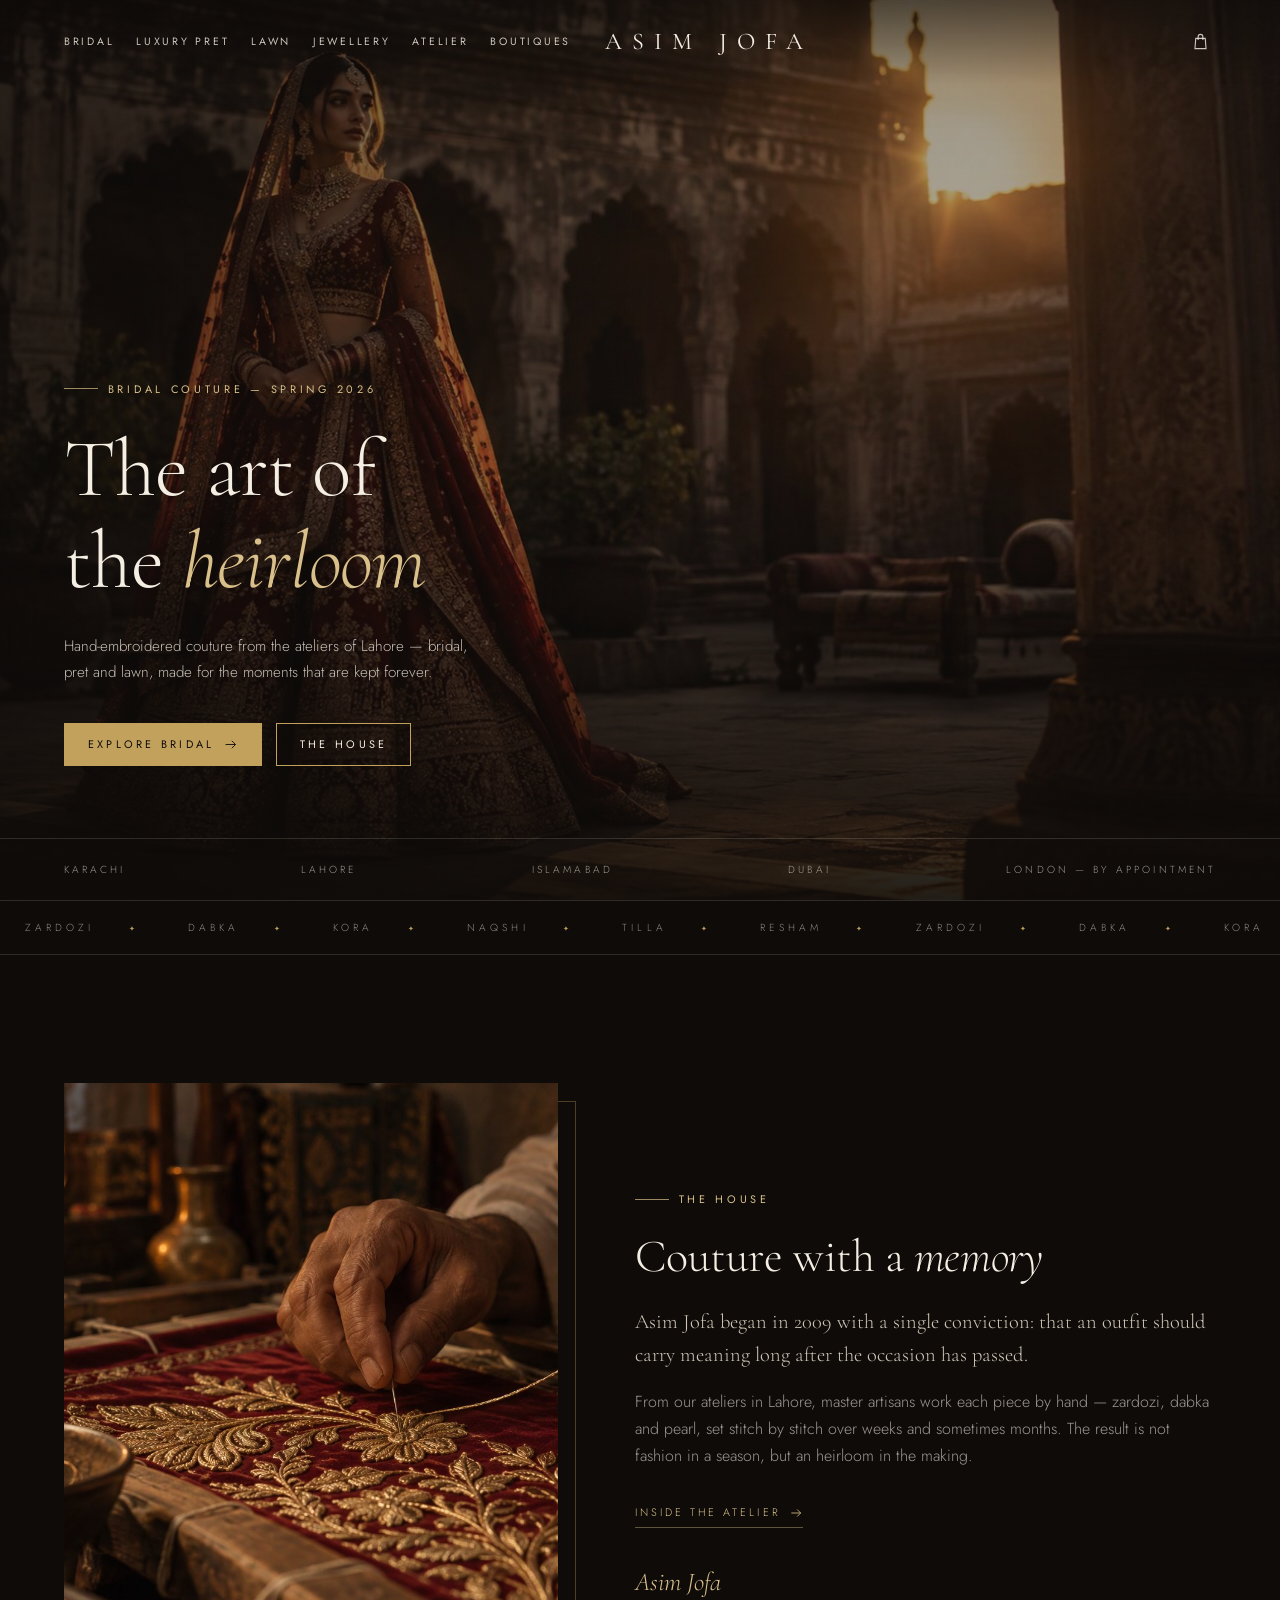
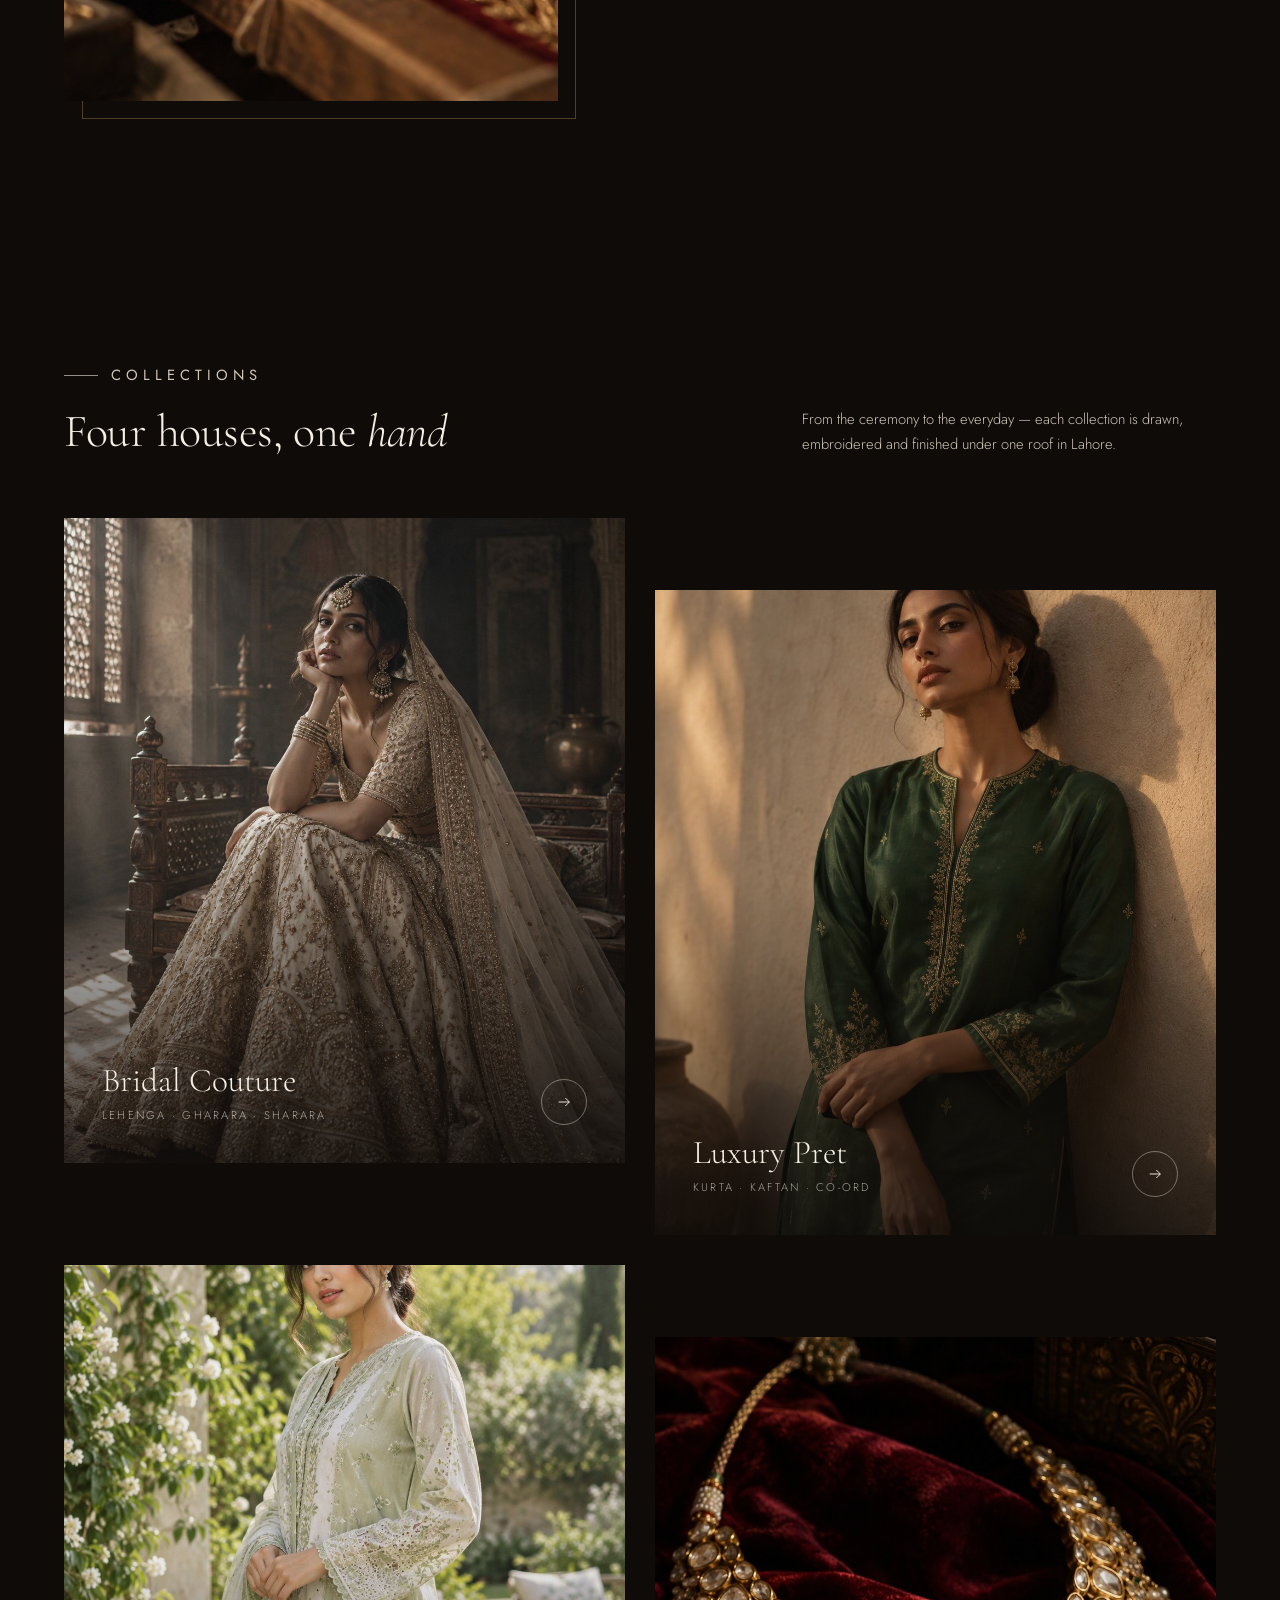
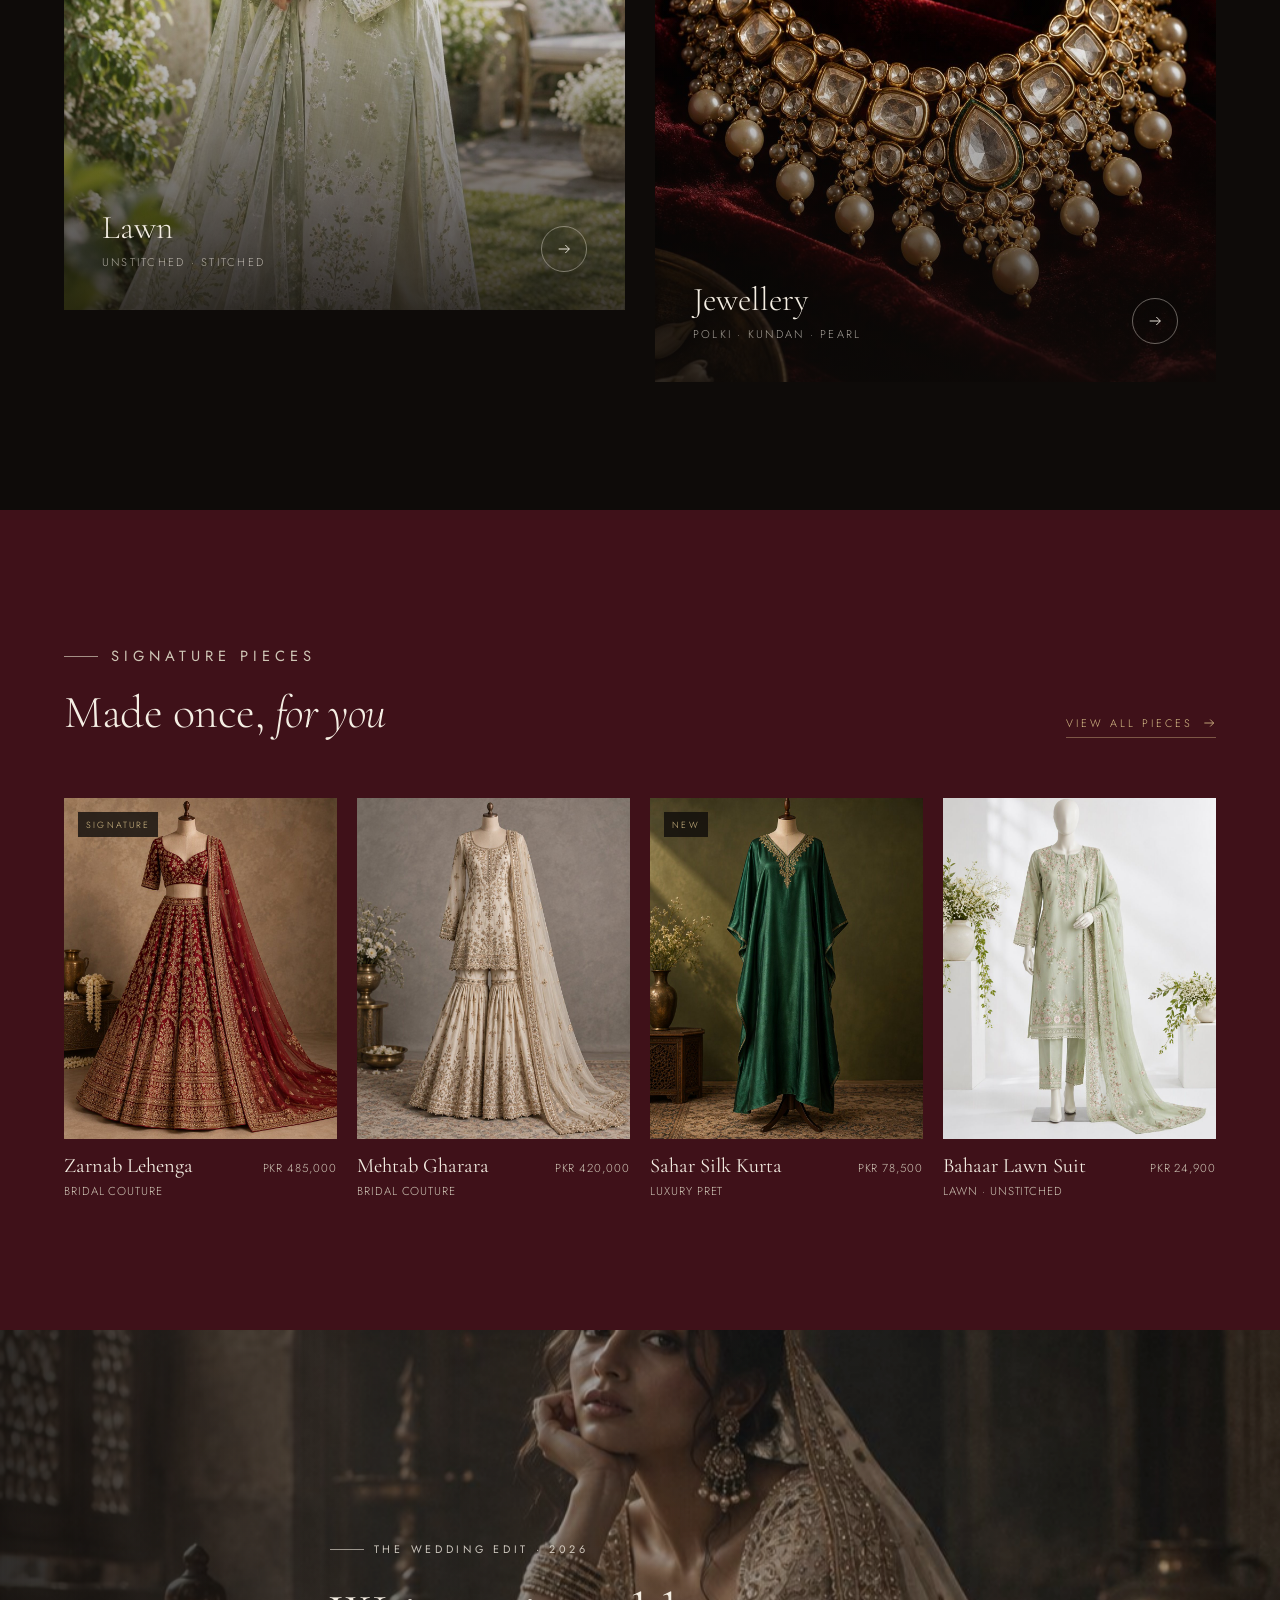
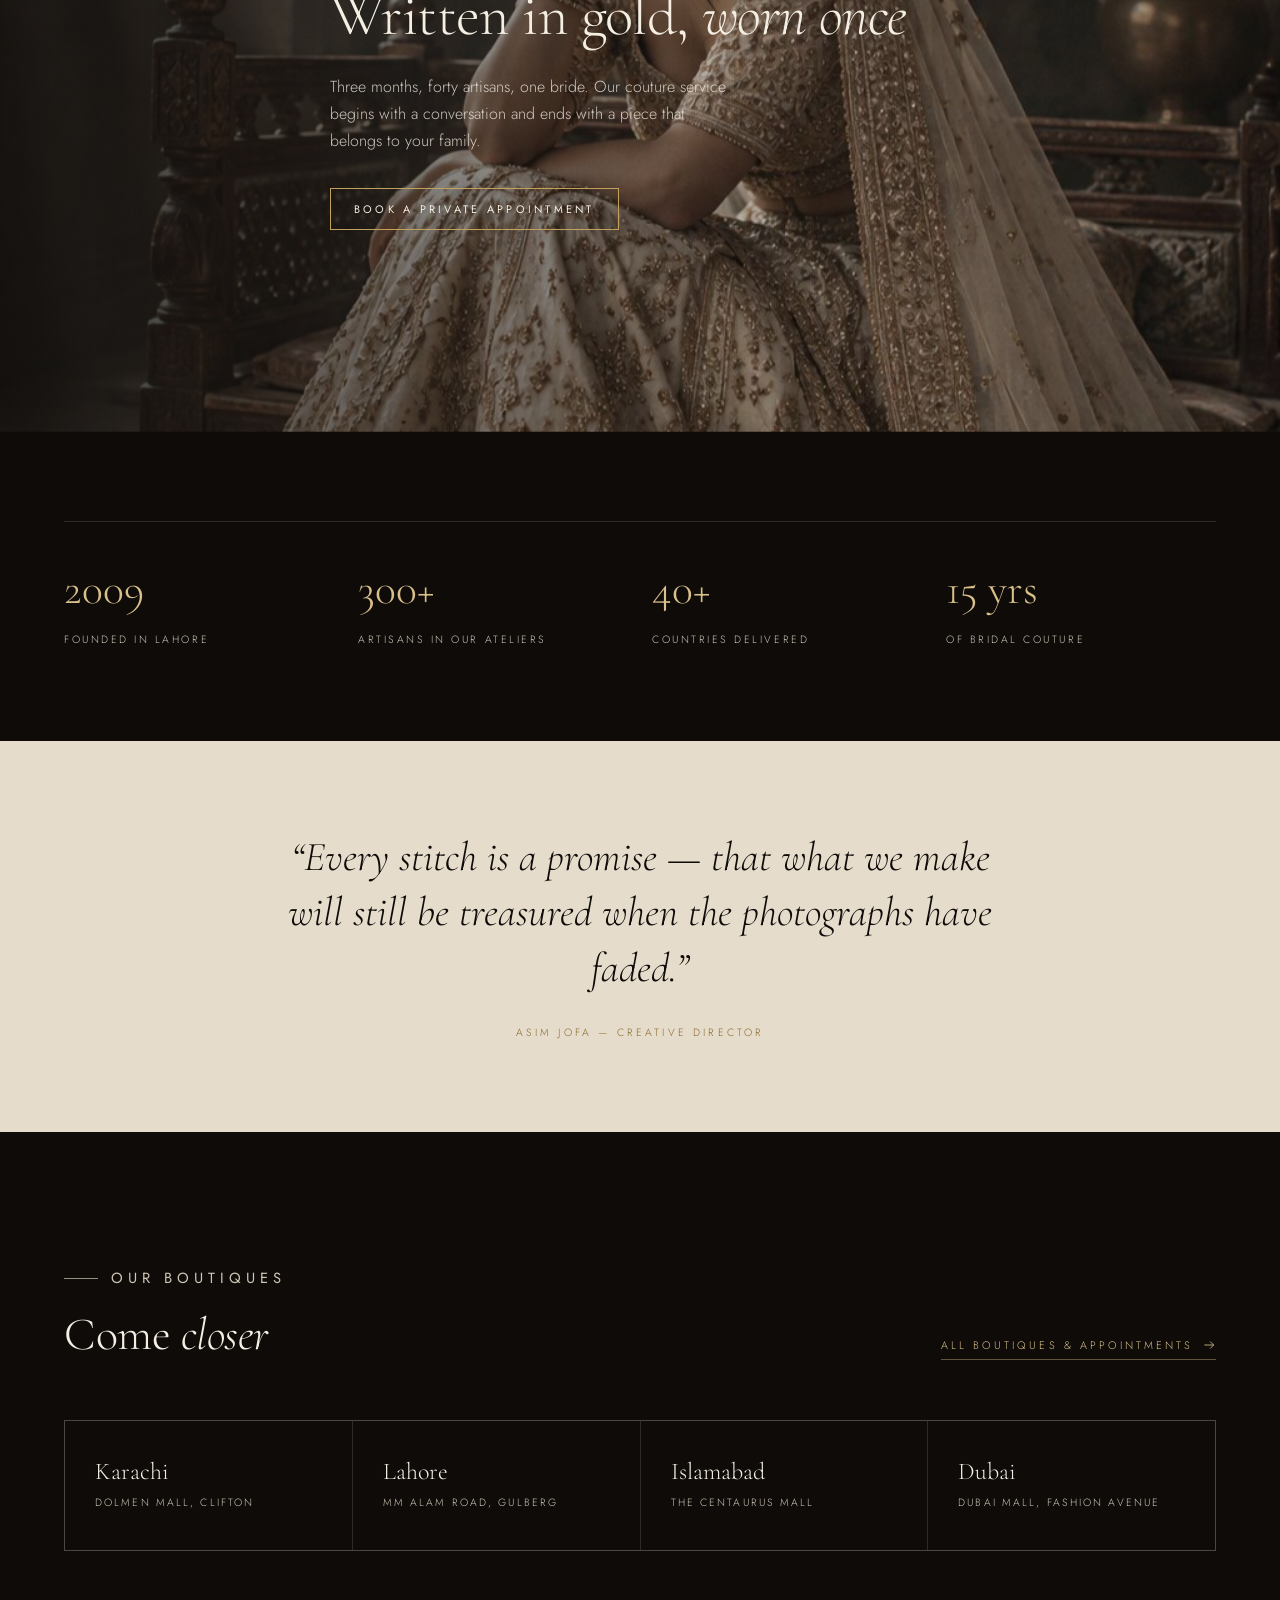
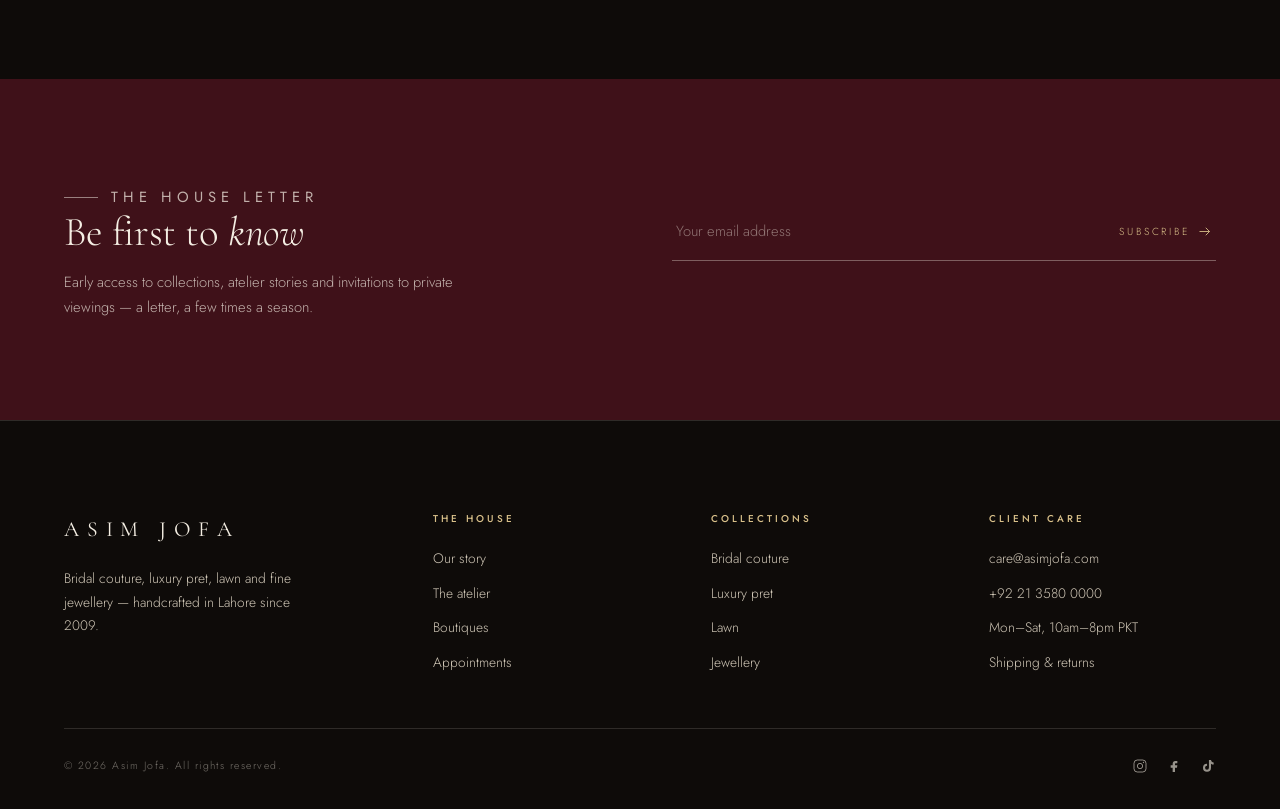
<file: index.html>
<!DOCTYPE html>
<html lang="en">
<head>
  <meta charset="UTF-8">
  <meta name="viewport" content="width=device-width, initial-scale=1.0">
  <title>Asim Jofa — Bridal Couture, Luxury Pret & Lawn</title>
  <meta name="description" content="Asim Jofa couture house — hand-embroidered bridal, luxury pret, lawn and fine jewellery, crafted in Lahore since 2009.">
  <link rel="preconnect" href="https://fonts.googleapis.com">
  <link rel="preconnect" href="https://fonts.gstatic.com" crossorigin>
  <link href="https://fonts.googleapis.com/css2?family=Cormorant+Garamond:ital,wght@0,300;0,400;0,500;1,300;1,400&family=Jost:wght@300;400;500&display=swap" rel="stylesheet">
  <link rel="icon" href="data:image/svg+xml,%3Csvg xmlns='http://www.w3.org/2000/svg' viewBox='0 0 64 64'%3E%3Crect width='64' height='64' fill='%230e0b09'/%3E%3Ctext x='32' y='43' font-family='Georgia,serif' font-size='27' fill='%23c2a15c' text-anchor='middle'%3EAJ%3C/text%3E%3C/svg%3E">
  <link rel="stylesheet" href="assets/css/style.css">
</head>
<body>

  <header class="site-header">
    <div class="container header-inner">
      <nav class="main-nav" aria-label="Primary">
        <a href="bridal.html">Bridal</a>
        <a href="pret.html">Luxury Pret</a>
        <a href="lawn.html">Lawn</a>
        <a href="jewellery.html">Jewellery</a>
        <a href="atelier.html">Atelier</a>
        <a href="boutiques.html">Boutiques</a>
      </nav>

      <button class="menu-toggle tool-btn" type="button" aria-label="Open menu">
        <svg viewBox="0 0 24 24" fill="none" stroke="currentColor" stroke-width="1.4"><path d="M3 7h18M3 12h18M3 17h18"/></svg>
      </button>

      <a class="wordmark" href="index.html" aria-label="Asim Jofa — home">Asim Jofa</a>

      <div class="header-tools">
        <button class="tool-btn" type="button" data-bag-open aria-label="Open shopping bag">
          <svg viewBox="0 0 24 24" fill="none" stroke="currentColor" stroke-width="1.4"><path d="M6 8h12l1 13H5L6 8Z"/><path d="M9 10V6a3 3 0 0 1 6 0v4"/></svg>
          <span class="bag-count" data-bag-count>0</span>
        </button>
      </div>
    </div>
  </header>

  <div class="mobile-nav" id="mobileNav" aria-hidden="true">
    <button class="mobile-close" type="button" aria-label="Close menu">
      <svg viewBox="0 0 24 24" fill="none" stroke="currentColor" stroke-width="1.4"><path d="M6 6l12 12M18 6L6 18"/></svg>
    </button>
    <a href="bridal.html">Bridal</a>
    <a href="pret.html">Luxury Pret</a>
    <a href="lawn.html">Lawn</a>
    <a href="jewellery.html">Jewellery</a>
    <a href="atelier.html">Atelier</a>
    <a href="boutiques.html">Boutiques</a>
    <small>Karachi · Lahore · Islamabad · Dubai</small>
  </div>

  <main>

    <section class="hero">
      <div class="hero-media">
        <img src="assets/images/hero-bridal.jpg" alt="Bride in a crimson and gold embroidered lehenga in a Mughal courtyard at dusk" fetchpriority="high">
      </div>
      <div class="hero-shade"></div>
      <div class="container hero-inner">
        <p class="eyebrow">Bridal Couture — Spring 2026</p>
        <h1 class="display">The art of the <em>heirloom</em></h1>
        <p class="hero-copy">Hand-embroidered couture from the ateliers of Lahore — bridal, pret and lawn, made for the moments that are kept forever.</p>
        <div class="hero-actions">
          <a class="btn btn--solid" href="bridal.html">Explore bridal
            <svg viewBox="0 0 24 24" fill="none" stroke="currentColor" stroke-width="1.4"><path d="M4 12h16M14 6l6 6-6 6"/></svg>
          </a>
          <a class="btn" href="atelier.html">The house</a>
        </div>
      </div>
      <div class="hero-foot">
        <div class="container">
          <span>Karachi</span><span>Lahore</span><span>Islamabad</span><span>Dubai</span><span>London — by appointment</span>
        </div>
      </div>
    </section>

    <div class="marquee" aria-hidden="true">
      <div class="marquee-track">
        <span>Zardozi</span><span>Dabka</span><span>Kora</span><span>Naqshi</span><span>Tilla</span><span>Resham</span>
        <span>Zardozi</span><span>Dabka</span><span>Kora</span><span>Naqshi</span><span>Tilla</span><span>Resham</span>
      </div>
    </div>

    <section class="section" id="house">
      <div class="container split">
        <div class="split-media" data-reveal>
          <img src="assets/images/atelier.jpg" alt="Artisan hands embroidering gold thread onto crimson silk">
        </div>
        <div class="split-body" data-reveal data-reveal-delay="1">
          <p class="eyebrow">The House</p>
          <h2 class="section-title">Couture with a <em>memory</em></h2>
          <p class="lede">Asim Jofa began in 2009 with a single conviction: that an outfit should carry meaning long after the occasion has passed.</p>
          <p class="muted">From our ateliers in Lahore, master artisans work each piece by hand — zardozi, dabka and pearl, set stitch by stitch over weeks and sometimes months. The result is not fashion in a season, but an heirloom in the making.</p>
          <a class="link-arrow" href="atelier.html">Inside the atelier
            <svg viewBox="0 0 24 24" fill="none" stroke="currentColor" stroke-width="1.4"><path d="M4 12h16M14 6l6 6-6 6"/></svg>
          </a>
          <p class="signature">Asim Jofa</p>
        </div>
      </div>
    </section>

    <section class="section" id="collections">
      <div class="container">
        <div class="section-head" data-reveal>
          <div>
            <p class="eyebrow">Collections</p>
            <h2 class="section-title">Four houses, one <em>hand</em></h2>
          </div>
          <p>From the ceremony to the everyday — each collection is drawn, embroidered and finished under one roof in Lahore.</p>
        </div>

        <div class="collections">
          <a class="collection" href="bridal.html" data-reveal>
            <img src="assets/images/bridal.jpg" alt="Bridal collection — ivory and gold zardozi ghagra">
            <div class="collection-body">
              <div>
                <h3>Bridal Couture</h3>
                <p>Lehenga · Gharara · Sharara</p>
              </div>
              <span class="go"><svg viewBox="0 0 24 24" fill="none" stroke="currentColor" stroke-width="1.4"><path d="M4 12h16M14 6l6 6-6 6"/></svg></span>
            </div>
          </a>

          <a class="collection" href="pret.html" data-reveal data-reveal-delay="1">
            <img src="assets/images/pret.jpg" alt="Luxury pret — emerald silk kurta">
            <div class="collection-body">
              <div>
                <h3>Luxury Pret</h3>
                <p>Kurta · Kaftan · Co-ord</p>
              </div>
              <span class="go"><svg viewBox="0 0 24 24" fill="none" stroke="currentColor" stroke-width="1.4"><path d="M4 12h16M14 6l6 6-6 6"/></svg></span>
            </div>
          </a>

          <a class="collection" href="lawn.html" data-reveal>
            <img src="assets/images/lawn.jpg" alt="Lawn collection — pistachio embroidered suit in a garden">
            <div class="collection-body">
              <div>
                <h3>Lawn</h3>
                <p>Unstitched · Stitched</p>
              </div>
              <span class="go"><svg viewBox="0 0 24 24" fill="none" stroke="currentColor" stroke-width="1.4"><path d="M4 12h16M14 6l6 6-6 6"/></svg></span>
            </div>
          </a>

          <a class="collection" href="jewellery.html" data-reveal data-reveal-delay="1">
            <img src="assets/images/jewellery.jpg" alt="Polki and kundan necklace on burgundy velvet">
            <div class="collection-body">
              <div>
                <h3>Jewellery</h3>
                <p>Polki · Kundan · Pearl</p>
              </div>
              <span class="go"><svg viewBox="0 0 24 24" fill="none" stroke="currentColor" stroke-width="1.4"><path d="M4 12h16M14 6l6 6-6 6"/></svg></span>
            </div>
          </a>
        </div>
      </div>
    </section>

    <section class="section section--wine" id="signature">
      <div class="container">
        <div class="section-head" data-reveal>
          <div>
            <p class="eyebrow">Signature pieces</p>
            <h2 class="section-title">Made once, <em>for you</em></h2>
          </div>
          <a class="link-arrow" href="pret.html">View all pieces
            <svg viewBox="0 0 24 24" fill="none" stroke="currentColor" stroke-width="1.4"><path d="M4 12h16M14 6l6 6-6 6"/></svg>
          </a>
        </div>

        <div class="product-grid">
          <article class="product" data-reveal>
            <div class="product-media">
              <span class="product-badge">Signature</span>
              <img src="assets/images/product-1.jpg" alt="Zarnab crimson embroidered bridal lehenga">
              <button class="add-btn" type="button" data-add="zarnab" data-name="Zarnab Lehenga" data-price="485000" data-image="assets/images/product-1.jpg">Add to bag</button>
            </div>
            <div class="product-info">
              <div><h3>Zarnab Lehenga</h3><span class="product-cat">Bridal Couture</span></div>
              <span>PKR 485,000</span>
            </div>
          </article>

          <article class="product" data-reveal data-reveal-delay="1">
            <div class="product-media">
              <img src="assets/images/product-2.jpg" alt="Mehtab ivory and gold bridal gharara">
              <button class="add-btn" type="button" data-add="mehtab" data-name="Mehtab Gharara" data-price="420000" data-image="assets/images/product-2.jpg">Add to bag</button>
            </div>
            <div class="product-info">
              <div><h3>Mehtab Gharara</h3><span class="product-cat">Bridal Couture</span></div>
              <span>PKR 420,000</span>
            </div>
          </article>

          <article class="product" data-reveal data-reveal-delay="2">
            <div class="product-media">
              <span class="product-badge">New</span>
              <img src="assets/images/product-3.jpg" alt="Sahar emerald silk kurta with gold neckline">
              <button class="add-btn" type="button" data-add="sahar" data-name="Sahar Silk Kurta" data-price="78500" data-image="assets/images/product-3.jpg">Add to bag</button>
            </div>
            <div class="product-info">
              <div><h3>Sahar Silk Kurta</h3><span class="product-cat">Luxury Pret</span></div>
              <span>PKR 78,500</span>
            </div>
          </article>

          <article class="product" data-reveal data-reveal-delay="3">
            <div class="product-media">
              <img src="assets/images/product-4.jpg" alt="Bahaar pistachio embroidered lawn suit">
              <button class="add-btn" type="button" data-add="bahaar" data-name="Bahaar Lawn Suit" data-price="24900" data-image="assets/images/product-4.jpg">Add to bag</button>
            </div>
            <div class="product-info">
              <div><h3>Bahaar Lawn Suit</h3><span class="product-cat">Lawn · Unstitched</span></div>
              <span>PKR 24,900</span>
            </div>
          </article>
        </div>
      </div>
    </section>

    <section class="campaign" id="campaign">
      <div class="hero-media">
        <img src="assets/images/bridal.jpg" alt="Bride in ivory and antique gold zardozi" loading="lazy">
      </div>
      <div class="campaign-shade"></div>
      <div class="container campaign-inner" data-reveal>
        <p class="eyebrow">The Wedding Edit · 2026</p>
        <h2 class="section-title">Written in gold, <em>worn once</em></h2>
        <p>Three months, forty artisans, one bride. Our couture service begins with a conversation and ends with a piece that belongs to your family.</p>
        <a class="btn" href="boutiques.html">Book a private appointment</a>
      </div>
    </section>

    <section class="section section--tight">
      <div class="container">
        <div class="stats" data-reveal>
          <div class="stat"><strong>2009</strong><span>Founded in Lahore</span></div>
          <div class="stat"><strong>300+</strong><span>Artisans in our ateliers</span></div>
          <div class="stat"><strong>40+</strong><span>Countries delivered</span></div>
          <div class="stat"><strong>15 yrs</strong><span>Of bridal couture</span></div>
        </div>
      </div>
    </section>

    <section class="section section--tight section--sand">
      <div class="container quote" data-reveal>
        <blockquote>“Every stitch is a promise — that what we make will still be treasured when the photographs have faded.”</blockquote>
        <cite>Asim Jofa — Creative Director</cite>
      </div>
    </section>

    <section class="section" id="boutiques">
      <div class="container">
        <div class="section-head" data-reveal>
          <div>
            <p class="eyebrow">Our boutiques</p>
            <h2 class="section-title">Come <em>closer</em></h2>
          </div>
          <a class="link-arrow" href="boutiques.html">All boutiques &amp; appointments
            <svg viewBox="0 0 24 24" fill="none" stroke="currentColor" stroke-width="1.4"><path d="M4 12h16M14 6l6 6-6 6"/></svg>
          </a>
        </div>
        <div class="boutique-strip" data-reveal>
          <a href="boutiques.html#karachi"><h3>Karachi</h3><p>Dolmen Mall, Clifton</p></a>
          <a href="boutiques.html#lahore"><h3>Lahore</h3><p>MM Alam Road, Gulberg</p></a>
          <a href="boutiques.html#islamabad"><h3>Islamabad</h3><p>The Centaurus Mall</p></a>
          <a href="boutiques.html#dubai"><h3>Dubai</h3><p>Dubai Mall, Fashion Avenue</p></a>
        </div>
      </div>
    </section>

    <section class="newsletter" id="letter">
      <div class="container newsletter-inner">
        <div data-reveal>
          <p class="eyebrow">The House Letter</p>
          <h2 class="section-title">Be first to <em>know</em></h2>
          <p>Early access to collections, atelier stories and invitations to private viewings — a letter, a few times a season.</p>
        </div>
        <div data-reveal data-reveal-delay="1">
          <form class="field" data-newsletter novalidate>
            <input type="email" name="email" placeholder="Your email address" aria-label="Your email address" autocomplete="email">
            <button type="submit">Subscribe
              <svg viewBox="0 0 24 24" fill="none" stroke="currentColor" stroke-width="1.4"><path d="M4 12h16M14 6l6 6-6 6"/></svg>
            </button>
          </form>
          <p class="form-note" aria-live="polite"></p>
        </div>
      </div>
    </section>

  </main>

  <footer class="site-footer">
    <div class="container">
      <div class="footer-top">
        <div class="footer-brand">
          <a class="wordmark" href="index.html">Asim Jofa</a>
          <p>Bridal couture, luxury pret, lawn and fine jewellery — handcrafted in Lahore since 2009.</p>
        </div>
        <div class="footer-col">
          <h4>The House</h4>
          <ul>
            <li><a href="atelier.html">Our story</a></li>
            <li><a href="atelier.html#craft">The atelier</a></li>
            <li><a href="boutiques.html">Boutiques</a></li>
            <li><a href="boutiques.html#appointment">Appointments</a></li>
          </ul>
        </div>
        <div class="footer-col">
          <h4>Collections</h4>
          <ul>
            <li><a href="bridal.html">Bridal couture</a></li>
            <li><a href="pret.html">Luxury pret</a></li>
            <li><a href="lawn.html">Lawn</a></li>
            <li><a href="jewellery.html">Jewellery</a></li>
          </ul>
        </div>
        <div class="footer-col">
          <h4>Client care</h4>
          <ul>
            <li><a href="mailto:care@asimjofa.com">care@asimjofa.com</a></li>
            <li><a href="tel:+922135800000">+92 21 3580 0000</a></li>
            <li>Mon–Sat, 10am–8pm PKT</li>
            <li><a href="boutiques.html#care">Shipping &amp; returns</a></li>
          </ul>
        </div>
      </div>
      <div class="footer-bottom">
        <span>© <span data-year>2026</span> Asim Jofa. All rights reserved.</span>
        <div class="socials">
          <a href="https://www.instagram.com/asimjofa/" target="_blank" rel="noopener" aria-label="Instagram">
            <svg viewBox="0 0 24 24" fill="none" stroke="currentColor" stroke-width="1.4"><rect x="3" y="3" width="18" height="18" rx="5"/><circle cx="12" cy="12" r="4"/><circle cx="17.2" cy="6.8" r="1" fill="currentColor" stroke="none"/></svg>
          </a>
          <a href="https://www.facebook.com/asimjofa" target="_blank" rel="noopener" aria-label="Facebook">
            <svg viewBox="0 0 24 24" fill="currentColor"><path d="M14 8h3V4.5h-3c-2.5 0-4 1.7-4 4.2V11H7v3.5h3V21h3.5v-6.5h3l.5-3.5h-3.5V9c0-.6.3-1 .5-1Z"/></svg>
          </a>
          <a href="https://www.tiktok.com/@asimjofa" target="_blank" rel="noopener" aria-label="TikTok">
            <svg viewBox="0 0 24 24" fill="currentColor"><path d="M16.5 3c.4 2.1 1.8 3.5 4 3.8v3c-1.6 0-3-.5-4-1.3v6.1a6 6 0 1 1-5.9-6v3.2a2.9 2.9 0 1 0 2.8 2.9V3h3Z"/></svg>
          </a>
        </div>
      </div>
    </div>
  </footer>

  <script src="assets/js/main.js"></script>
</body>
</html>
</file>
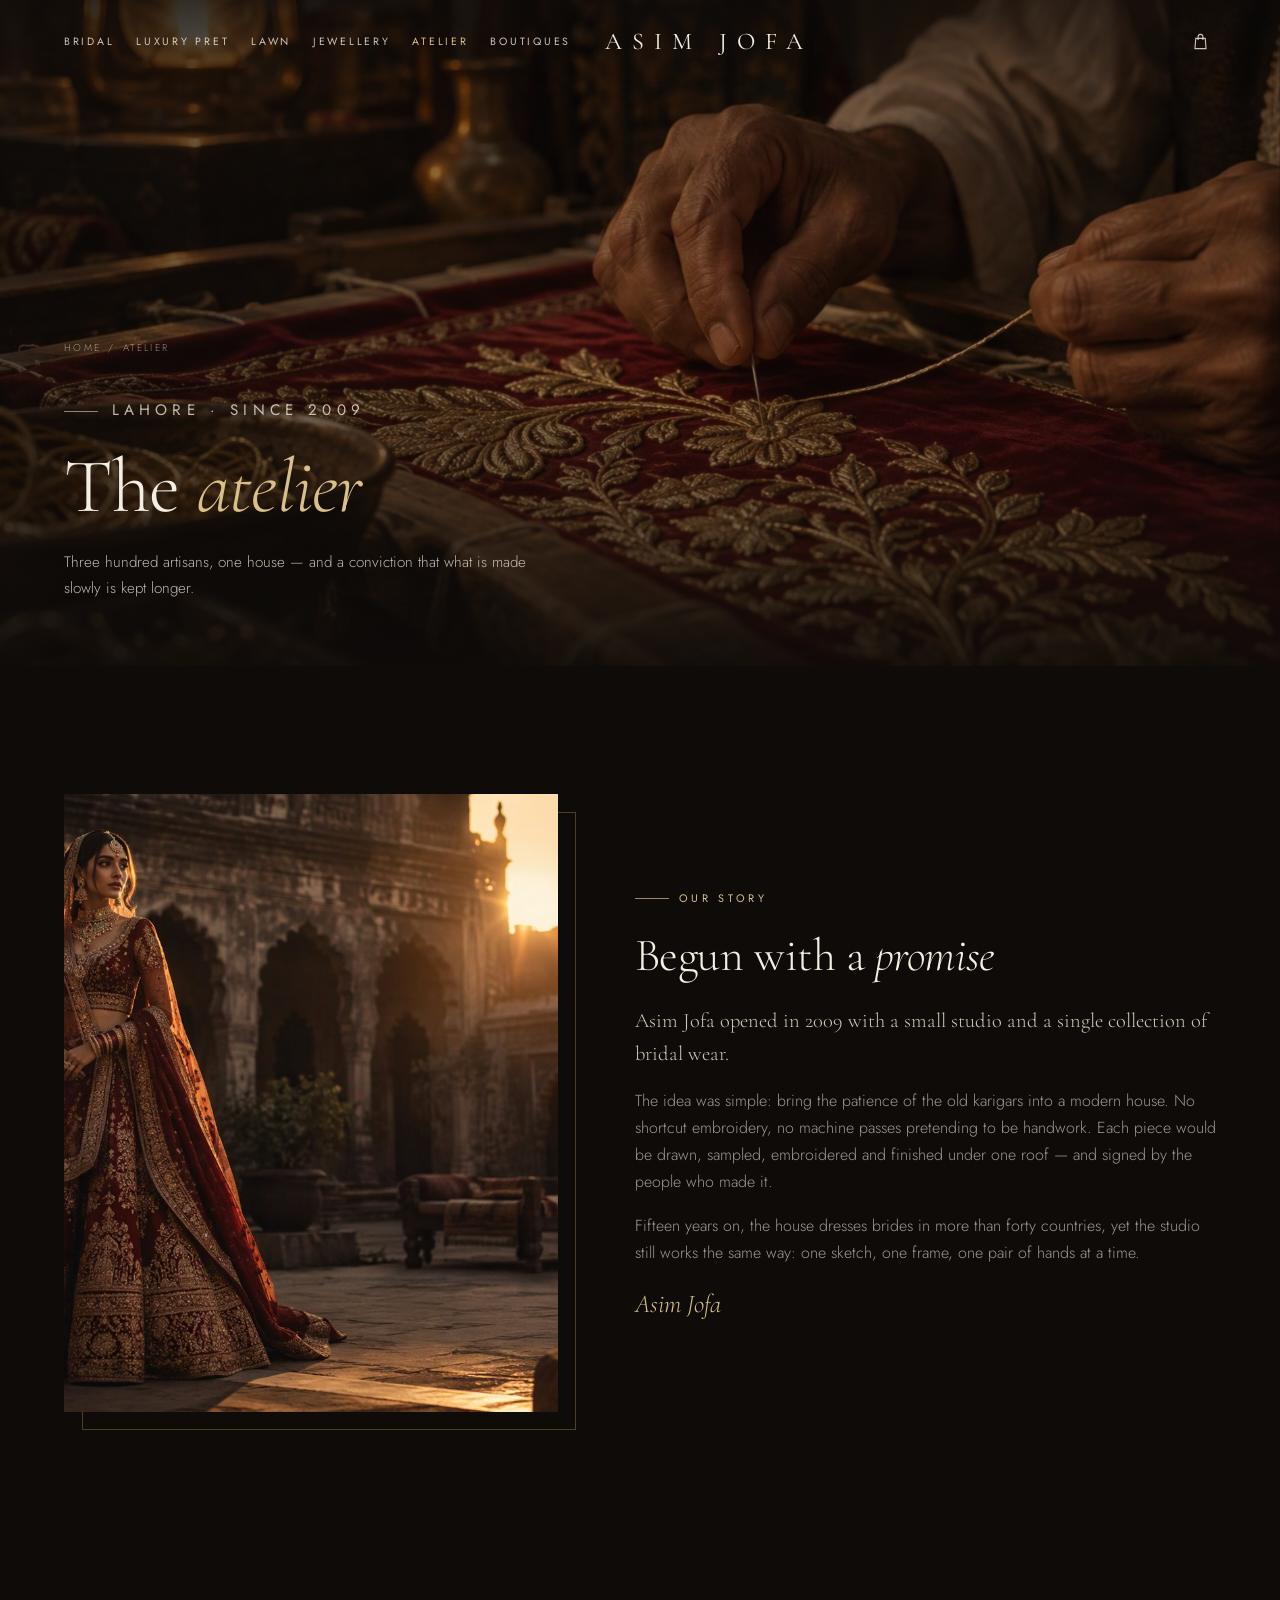
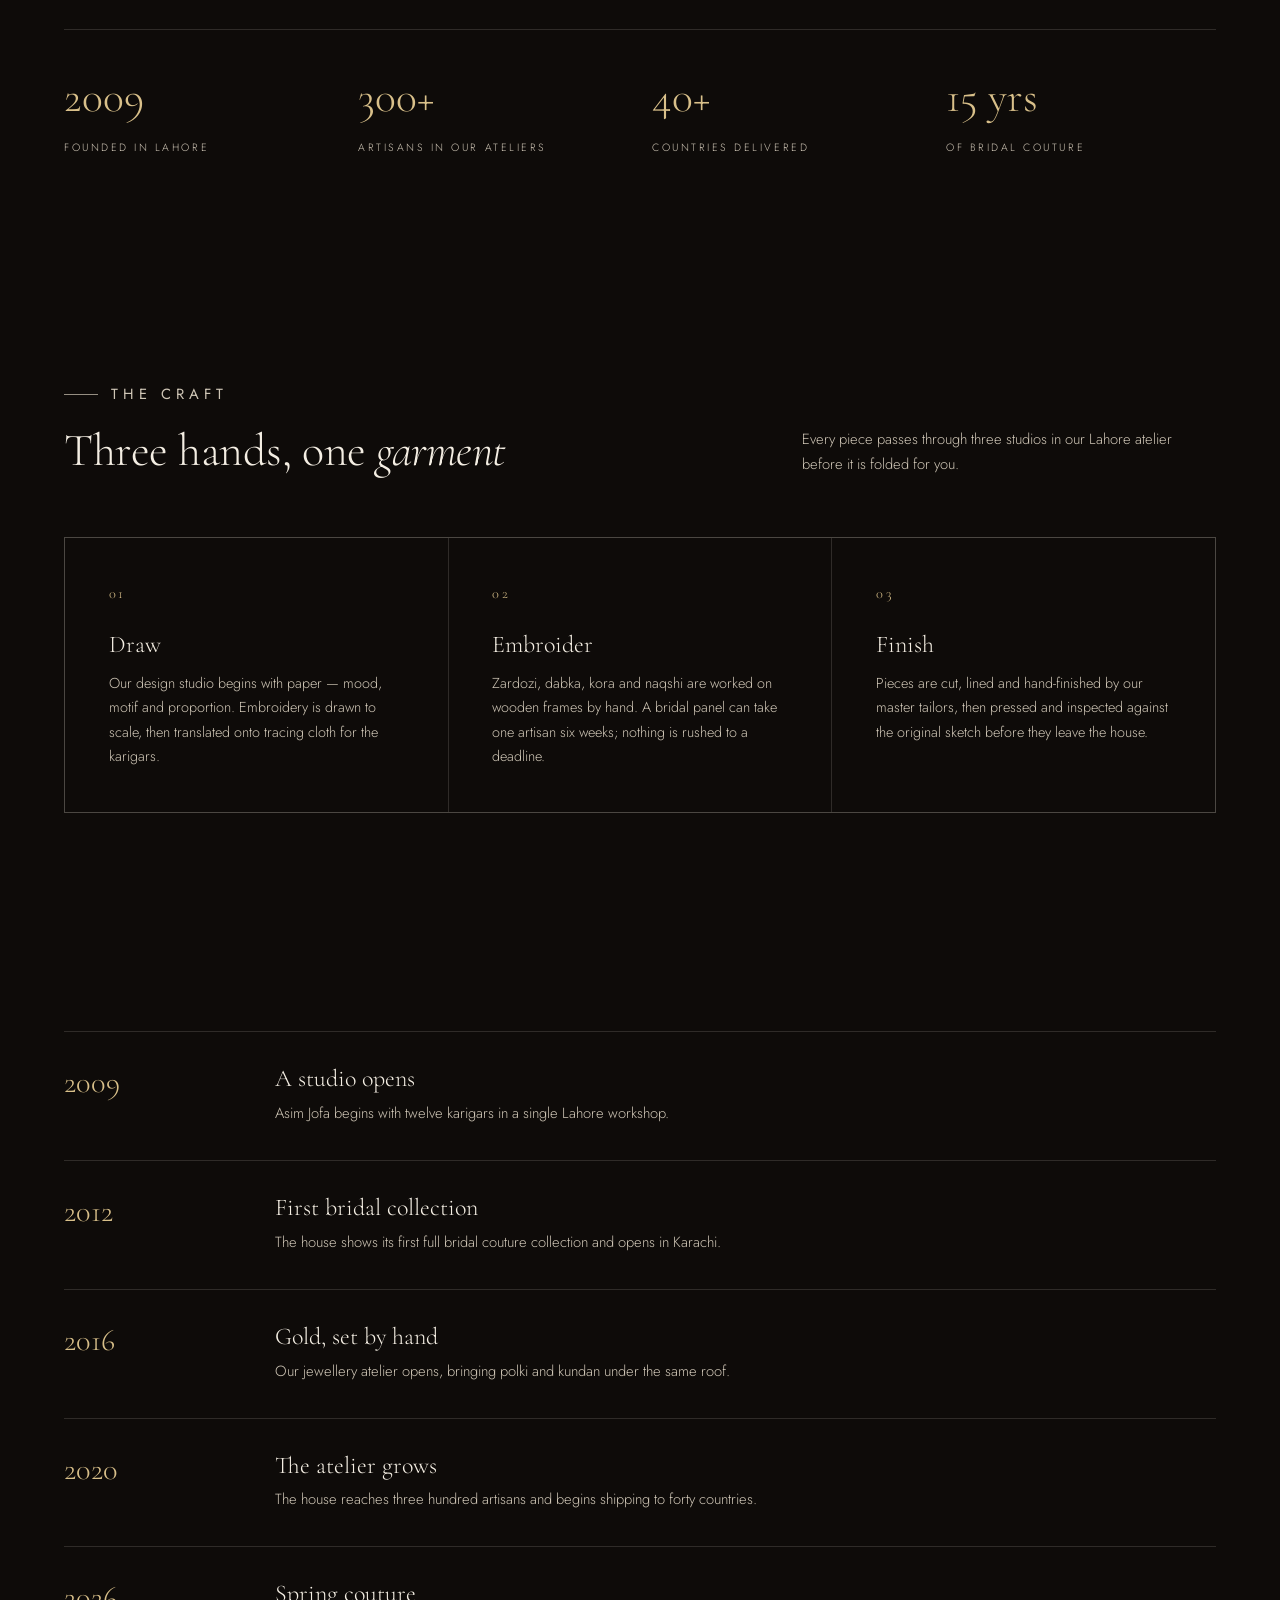
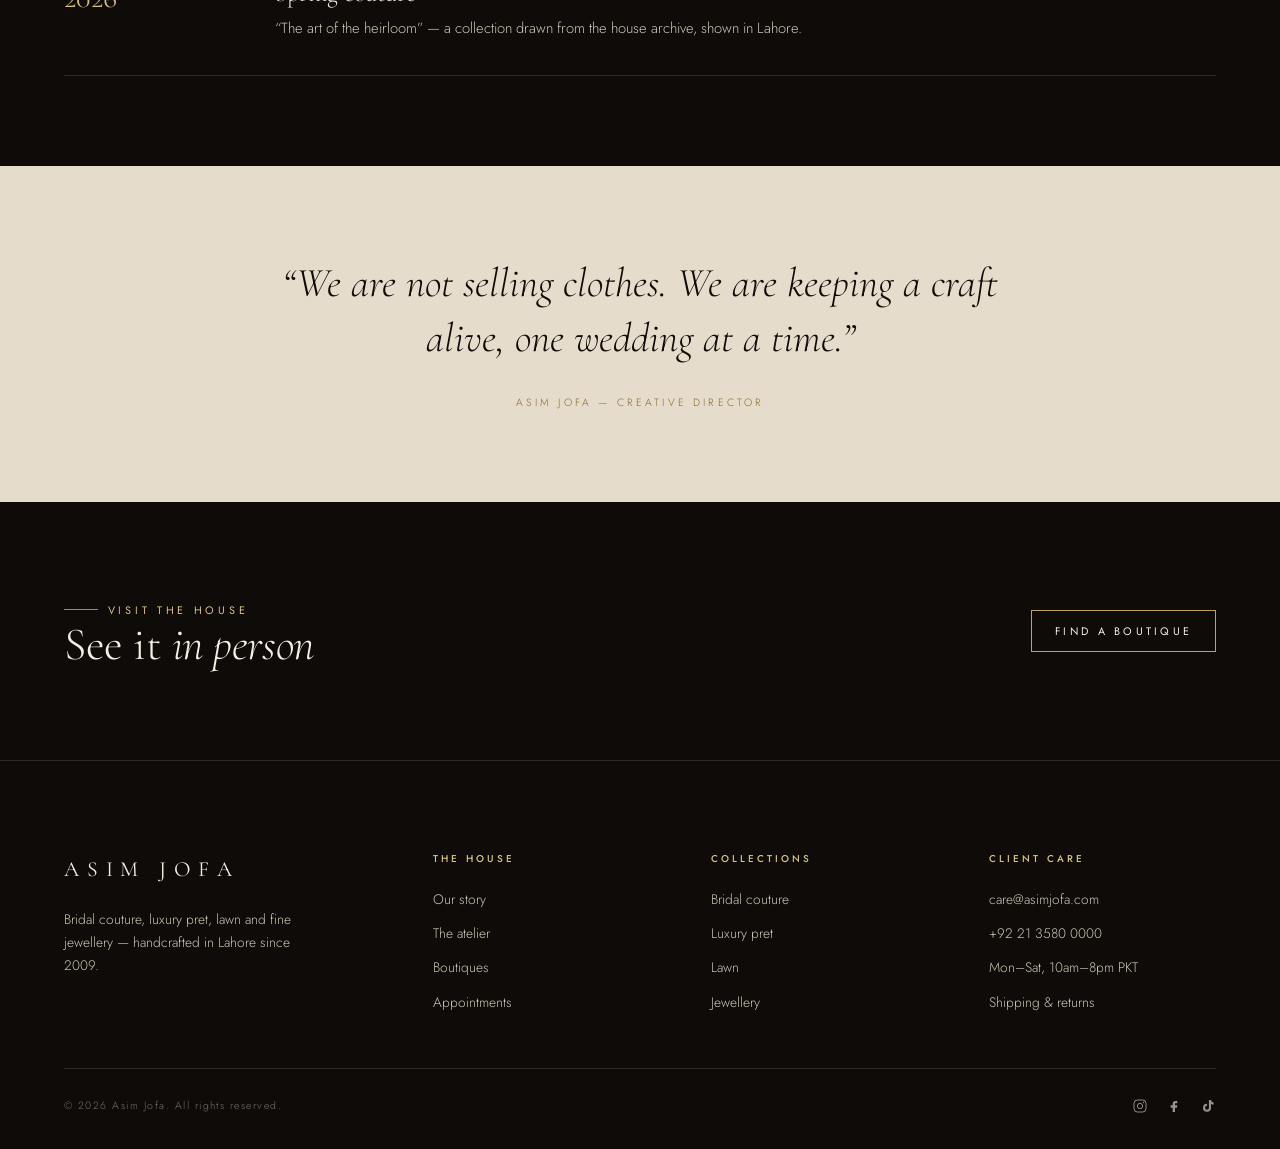
<file: atelier.html>
<!DOCTYPE html>
<html lang="en">
<head>
  <meta charset="UTF-8">
  <meta name="viewport" content="width=device-width, initial-scale=1.0">
  <title>The Atelier — Asim Jofa</title>
  <meta name="description" content="Inside the Asim Jofa atelier in Lahore — hand embroidery, couture commissions and the people behind the house.">
  <link rel="preconnect" href="https://fonts.googleapis.com">
  <link rel="preconnect" href="https://fonts.gstatic.com" crossorigin>
  <link href="https://fonts.googleapis.com/css2?family=Cormorant+Garamond:ital,wght@0,300;0,400;0,500;1,300;1,400&family=Jost:wght@300;400;500&display=swap" rel="stylesheet">
  <link rel="icon" href="data:image/svg+xml,%3Csvg xmlns='http://www.w3.org/2000/svg' viewBox='0 0 64 64'%3E%3Crect width='64' height='64' fill='%230e0b09'/%3E%3Ctext x='32' y='43' font-family='Georgia,serif' font-size='27' fill='%23c2a15c' text-anchor='middle'%3EAJ%3C/text%3E%3C/svg%3E">
  <link rel="stylesheet" href="assets/css/style.css">
</head>
<body>

  <header class="site-header">
    <div class="container header-inner">
      <nav class="main-nav" aria-label="Primary">
        <a href="bridal.html">Bridal</a>
        <a href="pret.html">Luxury Pret</a>
        <a href="lawn.html">Lawn</a>
        <a href="jewellery.html">Jewellery</a>
        <a href="atelier.html" aria-current="page">Atelier</a>
        <a href="boutiques.html">Boutiques</a>
      </nav>
      <button class="menu-toggle tool-btn" type="button" aria-label="Open menu">
        <svg viewBox="0 0 24 24" fill="none" stroke="currentColor" stroke-width="1.4"><path d="M3 7h18M3 12h18M3 17h18"/></svg>
      </button>
      <a class="wordmark" href="index.html" aria-label="Asim Jofa — home">Asim Jofa</a>
      <div class="header-tools">
        <button class="tool-btn" type="button" data-bag-open aria-label="Open shopping bag">
          <svg viewBox="0 0 24 24" fill="none" stroke="currentColor" stroke-width="1.4"><path d="M6 8h12l1 13H5L6 8Z"/><path d="M9 10V6a3 3 0 0 1 6 0v4"/></svg>
          <span class="bag-count" data-bag-count>0</span>
        </button>
      </div>
    </div>
  </header>

  <div class="mobile-nav" id="mobileNav" aria-hidden="true">
    <button class="mobile-close" type="button" aria-label="Close menu">
      <svg viewBox="0 0 24 24" fill="none" stroke="currentColor" stroke-width="1.4"><path d="M6 6l12 12M18 6L6 18"/></svg>
    </button>
    <a href="bridal.html">Bridal</a>
    <a href="pret.html">Luxury Pret</a>
    <a href="lawn.html">Lawn</a>
    <a href="jewellery.html">Jewellery</a>
    <a href="atelier.html" aria-current="page">Atelier</a>
    <a href="boutiques.html">Boutiques</a>
    <small>Karachi · Lahore · Islamabad · Dubai</small>
  </div>

  <main>

    <section class="page-hero">
      <div class="hero-media">
        <img src="assets/images/atelier.jpg" alt="Artisan hands embroidering gold zardozi thread onto crimson silk">
      </div>
      <div class="hero-shade"></div>
      <div class="container page-hero-inner">
        <div class="crumbs"><a href="index.html">Home</a><span>/</span><span>Atelier</span></div>
        <p class="eyebrow">Lahore · Since 2009</p>
        <h1 class="display">The <em>atelier</em></h1>
        <p>Three hundred artisans, one house — and a conviction that what is made slowly is kept longer.</p>
      </div>
    </section>

    <section class="section">
      <div class="container split">
        <div class="split-media" data-reveal>
          <img src="assets/images/hero-bridal.jpg" alt="Bride in a crimson zardozi lehenga at dusk">
        </div>
        <div class="split-body" data-reveal data-reveal-delay="1">
          <p class="eyebrow">Our story</p>
          <h2 class="section-title">Begun with a <em>promise</em></h2>
          <p class="lede">Asim Jofa opened in 2009 with a small studio and a single collection of bridal wear.</p>
          <p class="muted">The idea was simple: bring the patience of the old karigars into a modern house. No shortcut embroidery, no machine passes pretending to be handwork. Each piece would be drawn, sampled, embroidered and finished under one roof — and signed by the people who made it.</p>
          <p class="muted">Fifteen years on, the house dresses brides in more than forty countries, yet the studio still works the same way: one sketch, one frame, one pair of hands at a time.</p>
          <p class="signature">Asim Jofa</p>
        </div>
      </div>
    </section>

    <section class="section section--tight">
      <div class="container">
        <div class="stats" data-reveal>
          <div class="stat"><strong>2009</strong><span>Founded in Lahore</span></div>
          <div class="stat"><strong>300+</strong><span>Artisans in our ateliers</span></div>
          <div class="stat"><strong>40+</strong><span>Countries delivered</span></div>
          <div class="stat"><strong>15 yrs</strong><span>Of bridal couture</span></div>
        </div>
      </div>
    </section>

    <section class="section" id="craft">
      <div class="container">
        <div class="section-head" data-reveal>
          <div>
            <p class="eyebrow">The craft</p>
            <h2 class="section-title">Three hands, one <em>garment</em></h2>
          </div>
          <p>Every piece passes through three studios in our Lahore atelier before it is folded for you.</p>
        </div>

        <div class="craft-grid" data-reveal>
          <div class="craft">
            <span class="num">01</span>
            <h3>Draw</h3>
            <p>Our design studio begins with paper — mood, motif and proportion. Embroidery is drawn to scale, then translated onto tracing cloth for the karigars.</p>
          </div>
          <div class="craft">
            <span class="num">02</span>
            <h3>Embroider</h3>
            <p>Zardozi, dabka, kora and naqshi are worked on wooden frames by hand. A bridal panel can take one artisan six weeks; nothing is rushed to a deadline.</p>
          </div>
          <div class="craft">
            <span class="num">03</span>
            <h3>Finish</h3>
            <p>Pieces are cut, lined and hand-finished by our master tailors, then pressed and inspected against the original sketch before they leave the house.</p>
          </div>
        </div>
      </div>
    </section>

    <section class="section section--tight">
      <div class="container">
        <div class="timeline" data-reveal>
          <div class="timeline-item">
            <time>2009</time>
            <div>
              <h3>A studio opens</h3>
              <p>Asim Jofa begins with twelve karigars in a single Lahore workshop.</p>
            </div>
          </div>
          <div class="timeline-item">
            <time>2012</time>
            <div>
              <h3>First bridal collection</h3>
              <p>The house shows its first full bridal couture collection and opens in Karachi.</p>
            </div>
          </div>
          <div class="timeline-item">
            <time>2016</time>
            <div>
              <h3>Gold, set by hand</h3>
              <p>Our jewellery atelier opens, bringing polki and kundan under the same roof.</p>
            </div>
          </div>
          <div class="timeline-item">
            <time>2020</time>
            <div>
              <h3>The atelier grows</h3>
              <p>The house reaches three hundred artisans and begins shipping to forty countries.</p>
            </div>
          </div>
          <div class="timeline-item">
            <time>2026</time>
            <div>
              <h3>Spring couture</h3>
              <p>“The art of the heirloom” — a collection drawn from the house archive, shown in Lahore.</p>
            </div>
          </div>
        </div>
      </div>
    </section>

    <section class="section section--tight section--sand">
      <div class="container quote" data-reveal>
        <blockquote>“We are not selling clothes. We are keeping a craft alive, one wedding at a time.”</blockquote>
        <cite>Asim Jofa — Creative Director</cite>
      </div>
    </section>

    <section class="section section--tight">
      <div class="container" style="display:flex;flex-wrap:wrap;align-items:center;justify-content:space-between;gap:24px">
        <div data-reveal>
          <p class="eyebrow">Visit the house</p>
          <h2 class="section-title">See it <em>in person</em></h2>
        </div>
        <a class="btn" href="boutiques.html" data-reveal data-reveal-delay="1">Find a boutique</a>
      </div>
    </section>

  </main>

  <footer class="site-footer">
    <div class="container">
      <div class="footer-top">
        <div class="footer-brand">
          <a class="wordmark" href="index.html">Asim Jofa</a>
          <p>Bridal couture, luxury pret, lawn and fine jewellery — handcrafted in Lahore since 2009.</p>
        </div>
        <div class="footer-col">
          <h4>The House</h4>
          <ul>
            <li><a href="atelier.html">Our story</a></li>
            <li><a href="atelier.html#craft">The atelier</a></li>
            <li><a href="boutiques.html">Boutiques</a></li>
            <li><a href="boutiques.html#appointment">Appointments</a></li>
          </ul>
        </div>
        <div class="footer-col">
          <h4>Collections</h4>
          <ul>
            <li><a href="bridal.html">Bridal couture</a></li>
            <li><a href="pret.html">Luxury pret</a></li>
            <li><a href="lawn.html">Lawn</a></li>
            <li><a href="jewellery.html">Jewellery</a></li>
          </ul>
        </div>
        <div class="footer-col">
          <h4>Client care</h4>
          <ul>
            <li><a href="mailto:care@asimjofa.com">care@asimjofa.com</a></li>
            <li><a href="tel:+922135800000">+92 21 3580 0000</a></li>
            <li>Mon–Sat, 10am–8pm PKT</li>
            <li><a href="boutiques.html#care">Shipping &amp; returns</a></li>
          </ul>
        </div>
      </div>
      <div class="footer-bottom">
        <span>© <span data-year>2026</span> Asim Jofa. All rights reserved.</span>
        <div class="socials">
          <a href="https://www.instagram.com/asimjofa/" target="_blank" rel="noopener" aria-label="Instagram">
            <svg viewBox="0 0 24 24" fill="none" stroke="currentColor" stroke-width="1.4"><rect x="3" y="3" width="18" height="18" rx="5"/><circle cx="12" cy="12" r="4"/><circle cx="17.2" cy="6.8" r="1" fill="currentColor" stroke="none"/></svg>
          </a>
          <a href="https://www.facebook.com/asimjofa" target="_blank" rel="noopener" aria-label="Facebook">
            <svg viewBox="0 0 24 24" fill="currentColor"><path d="M14 8h3V4.5h-3c-2.5 0-4 1.7-4 4.2V11H7v3.5h3V21h3.5v-6.5h3l.5-3.5h-3.5V9c0-.6.3-1 .5-1Z"/></svg>
          </a>
          <a href="https://www.tiktok.com/@asimjofa" target="_blank" rel="noopener" aria-label="TikTok">
            <svg viewBox="0 0 24 24" fill="currentColor"><path d="M16.5 3c.4 2.1 1.8 3.5 4 3.8v3c-1.6 0-3-.5-4-1.3v6.1a6 6 0 1 1-5.9-6v3.2a2.9 2.9 0 1 0 2.8 2.9V3h3Z"/></svg>
          </a>
        </div>
      </div>
    </div>
  </footer>

  <script src="assets/js/main.js"></script>
</body>
</html>
</file>
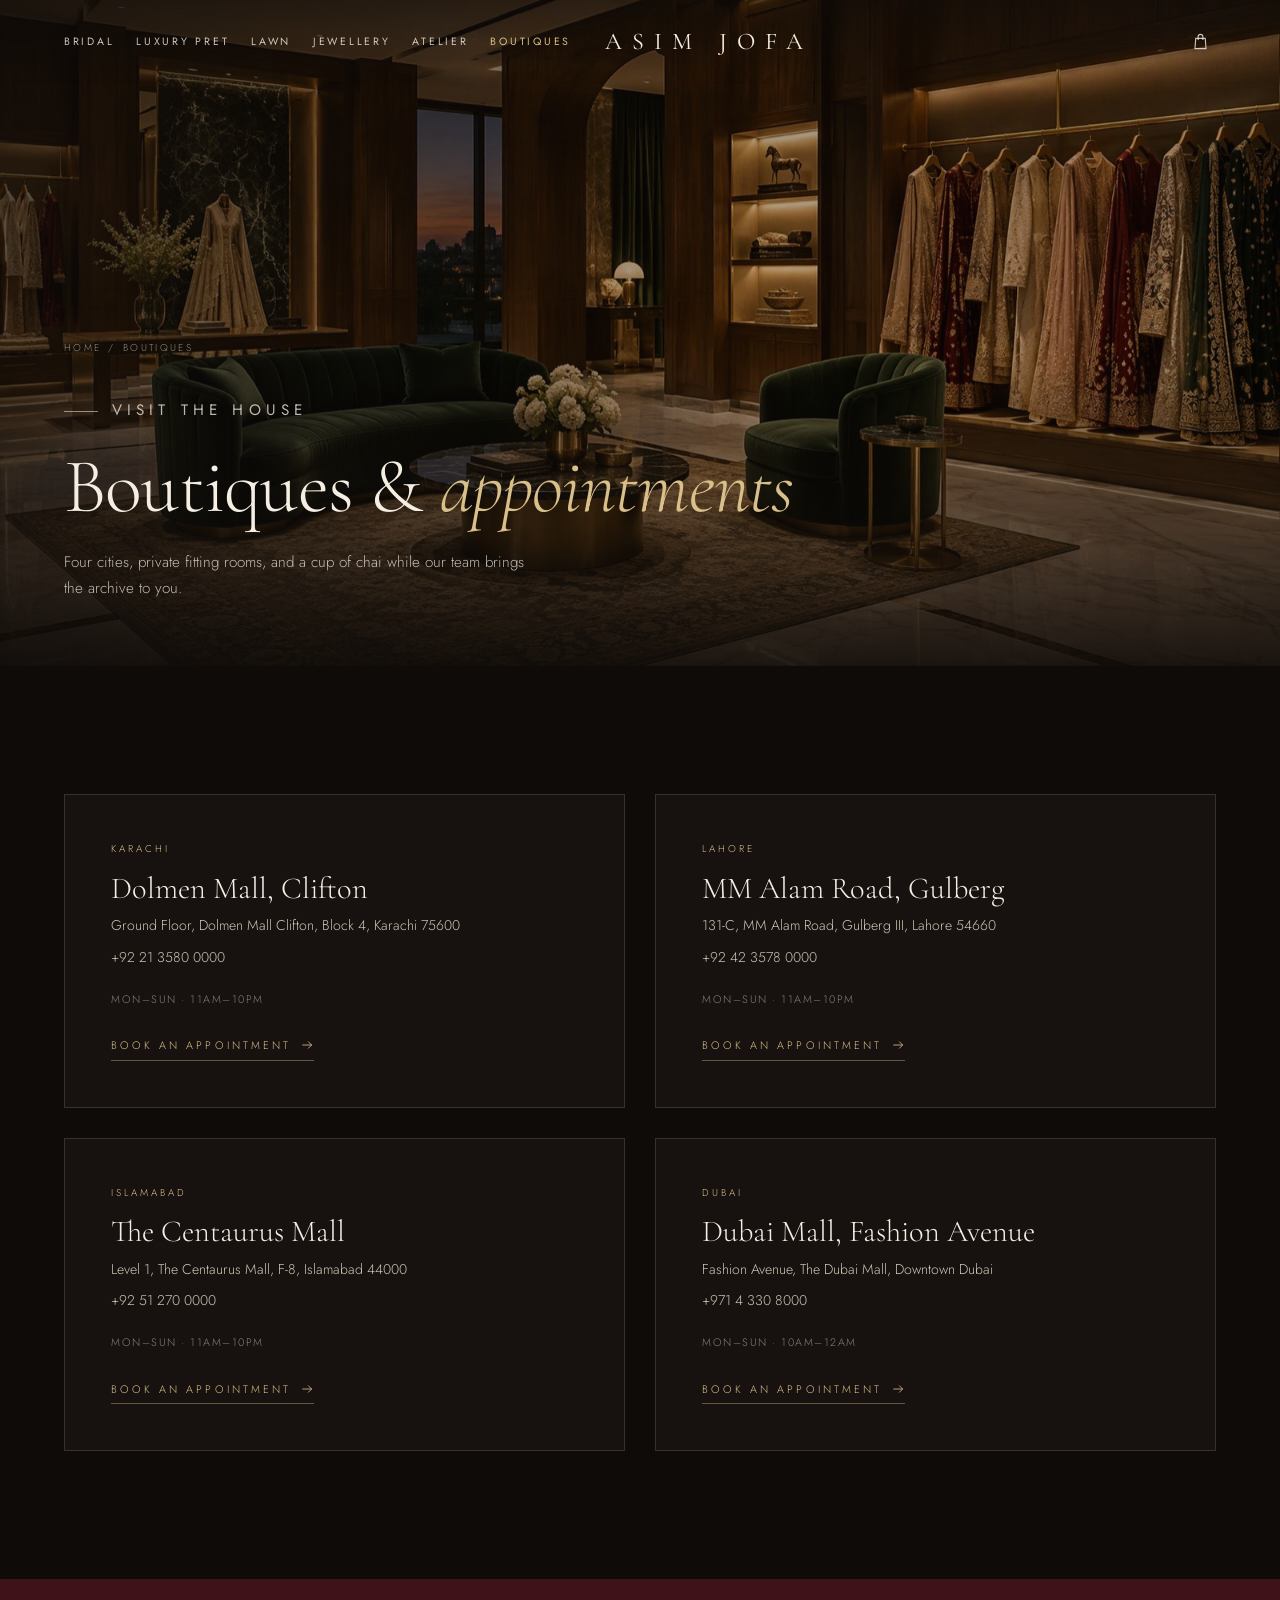
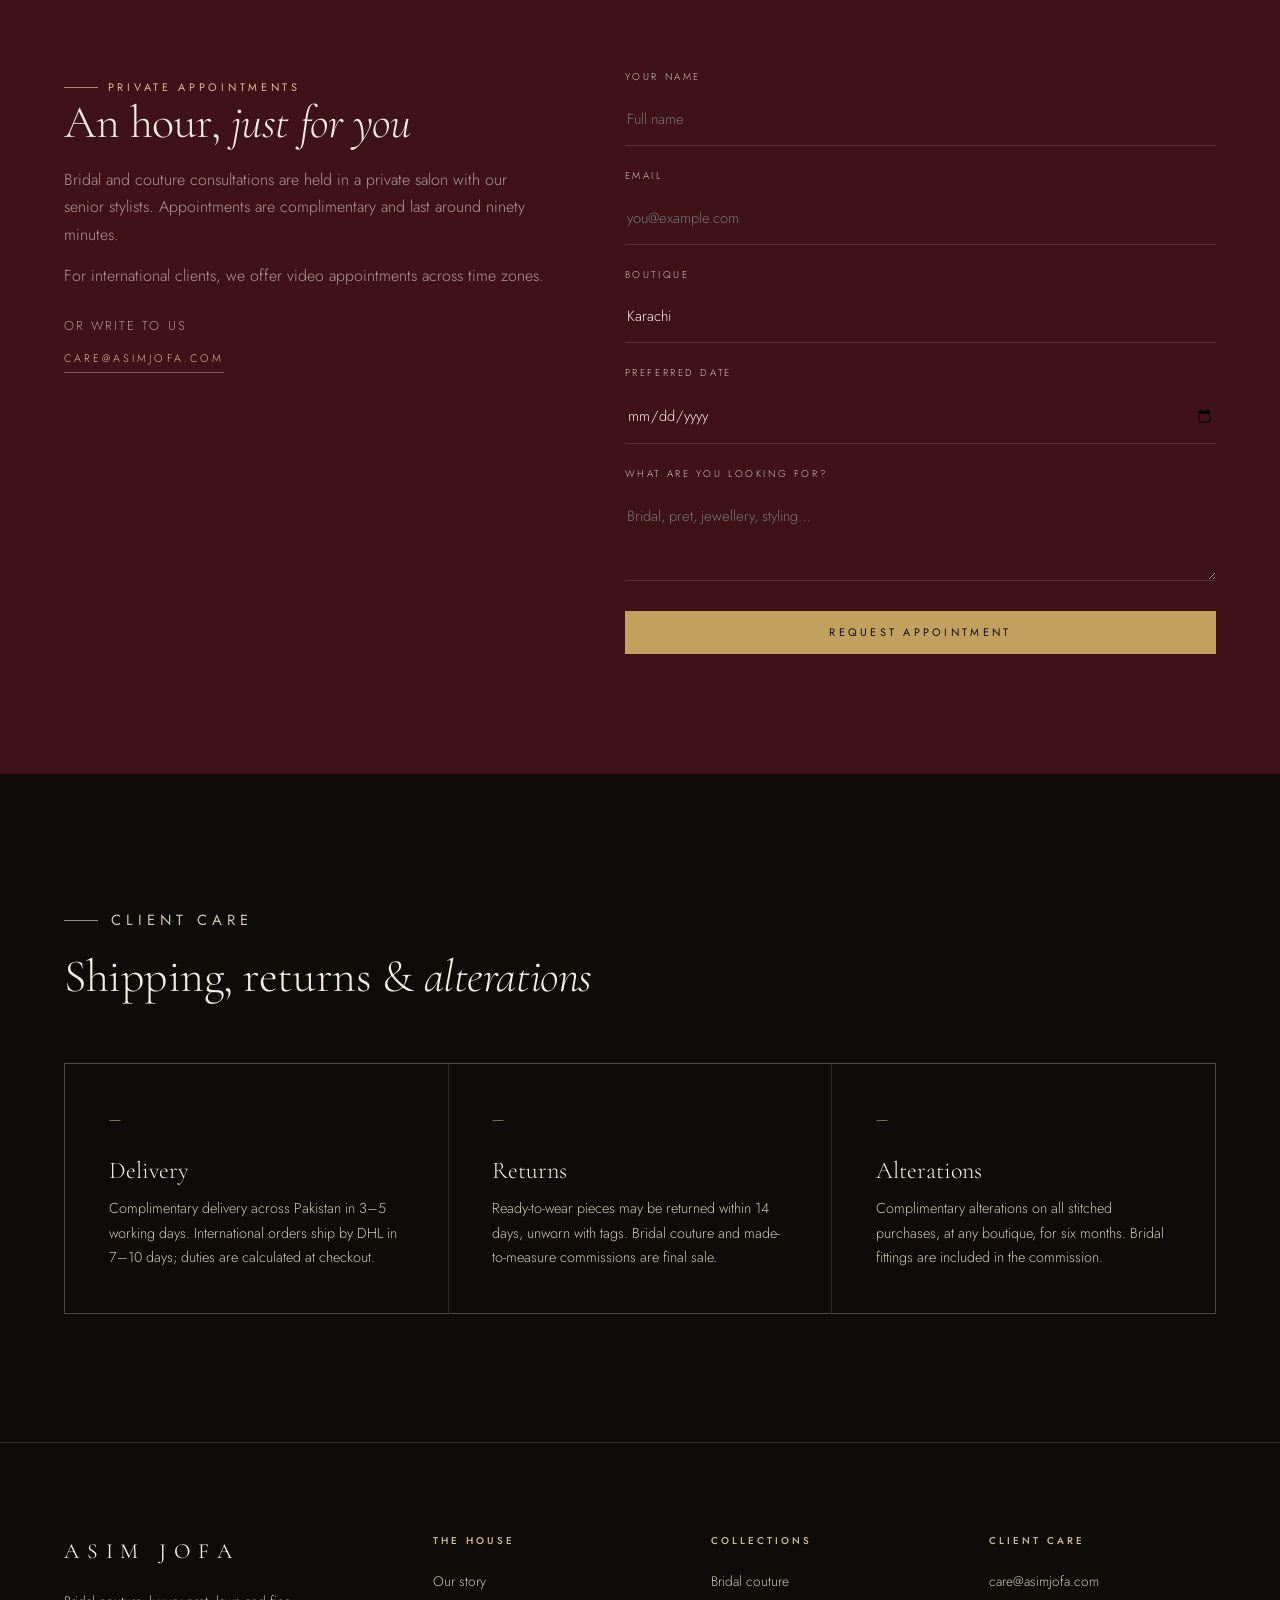
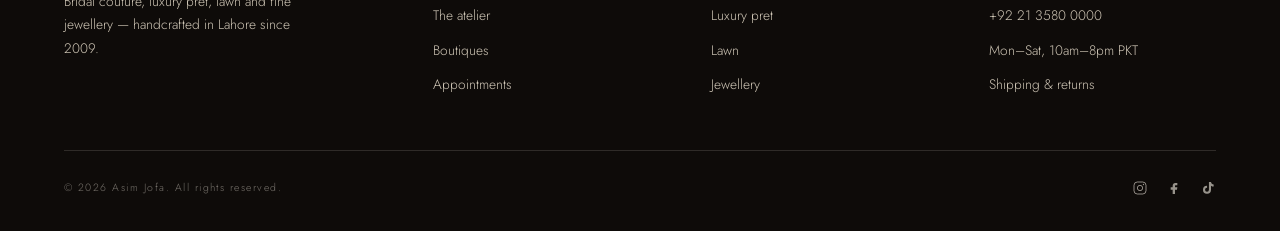
<file: boutiques.html>
<!DOCTYPE html>
<html lang="en">
<head>
  <meta charset="UTF-8">
  <meta name="viewport" content="width=device-width, initial-scale=1.0">
  <title>Boutiques &amp; Appointments — Asim Jofa</title>
  <meta name="description" content="Visit Asim Jofa in Karachi, Lahore, Islamabad or Dubai, or book a private bridal appointment.">
  <link rel="preconnect" href="https://fonts.googleapis.com">
  <link rel="preconnect" href="https://fonts.gstatic.com" crossorigin>
  <link href="https://fonts.googleapis.com/css2?family=Cormorant+Garamond:ital,wght@0,300;0,400;0,500;1,300;1,400&family=Jost:wght@300;400;500&display=swap" rel="stylesheet">
  <link rel="icon" href="data:image/svg+xml,%3Csvg xmlns='http://www.w3.org/2000/svg' viewBox='0 0 64 64'%3E%3Crect width='64' height='64' fill='%230e0b09'/%3E%3Ctext x='32' y='43' font-family='Georgia,serif' font-size='27' fill='%23c2a15c' text-anchor='middle'%3EAJ%3C/text%3E%3C/svg%3E">
  <link rel="stylesheet" href="assets/css/style.css">
</head>
<body>

  <header class="site-header">
    <div class="container header-inner">
      <nav class="main-nav" aria-label="Primary">
        <a href="bridal.html">Bridal</a>
        <a href="pret.html">Luxury Pret</a>
        <a href="lawn.html">Lawn</a>
        <a href="jewellery.html">Jewellery</a>
        <a href="atelier.html">Atelier</a>
        <a href="boutiques.html" aria-current="page">Boutiques</a>
      </nav>
      <button class="menu-toggle tool-btn" type="button" aria-label="Open menu">
        <svg viewBox="0 0 24 24" fill="none" stroke="currentColor" stroke-width="1.4"><path d="M3 7h18M3 12h18M3 17h18"/></svg>
      </button>
      <a class="wordmark" href="index.html" aria-label="Asim Jofa — home">Asim Jofa</a>
      <div class="header-tools">
        <button class="tool-btn" type="button" data-bag-open aria-label="Open shopping bag">
          <svg viewBox="0 0 24 24" fill="none" stroke="currentColor" stroke-width="1.4"><path d="M6 8h12l1 13H5L6 8Z"/><path d="M9 10V6a3 3 0 0 1 6 0v4"/></svg>
          <span class="bag-count" data-bag-count>0</span>
        </button>
      </div>
    </div>
  </header>

  <div class="mobile-nav" id="mobileNav" aria-hidden="true">
    <button class="mobile-close" type="button" aria-label="Close menu">
      <svg viewBox="0 0 24 24" fill="none" stroke="currentColor" stroke-width="1.4"><path d="M6 6l12 12M18 6L6 18"/></svg>
    </button>
    <a href="bridal.html">Bridal</a>
    <a href="pret.html">Luxury Pret</a>
    <a href="lawn.html">Lawn</a>
    <a href="jewellery.html">Jewellery</a>
    <a href="atelier.html">Atelier</a>
    <a href="boutiques.html" aria-current="page">Boutiques</a>
    <small>Karachi · Lahore · Islamabad · Dubai</small>
  </div>

  <main>

    <section class="page-hero">
      <div class="hero-media">
        <img src="assets/images/boutique.jpg" alt="Interior of an Asim Jofa boutique at dusk">
      </div>
      <div class="hero-shade"></div>
      <div class="container page-hero-inner">
        <div class="crumbs"><a href="index.html">Home</a><span>/</span><span>Boutiques</span></div>
        <p class="eyebrow">Visit the house</p>
        <h1 class="display">Boutiques &amp; <em>appointments</em></h1>
        <p>Four cities, private fitting rooms, and a cup of chai while our team brings the archive to you.</p>
      </div>
    </section>

    <section class="section">
      <div class="container">
        <div class="boutique-grid">
          <article class="boutique-card" id="karachi" data-reveal>
            <span class="city">Karachi</span>
            <h3>Dolmen Mall, Clifton</h3>
            <p>Ground Floor, Dolmen Mall Clifton, Block 4, Karachi 75600</p>
            <p><a href="tel:+922135800000">+92 21 3580 0000</a></p>
            <p class="hours">Mon–Sun · 11am–10pm</p>
            <a class="link-arrow" href="#appointment">Book an appointment
              <svg viewBox="0 0 24 24" fill="none" stroke="currentColor" stroke-width="1.4"><path d="M4 12h16M14 6l6 6-6 6"/></svg>
            </a>
          </article>

          <article class="boutique-card" id="lahore" data-reveal data-reveal-delay="1">
            <span class="city">Lahore</span>
            <h3>MM Alam Road, Gulberg</h3>
            <p>131-C, MM Alam Road, Gulberg III, Lahore 54660</p>
            <p><a href="tel:+924235780000">+92 42 3578 0000</a></p>
            <p class="hours">Mon–Sun · 11am–10pm</p>
            <a class="link-arrow" href="#appointment">Book an appointment
              <svg viewBox="0 0 24 24" fill="none" stroke="currentColor" stroke-width="1.4"><path d="M4 12h16M14 6l6 6-6 6"/></svg>
            </a>
          </article>

          <article class="boutique-card" id="islamabad" data-reveal>
            <span class="city">Islamabad</span>
            <h3>The Centaurus Mall</h3>
            <p>Level 1, The Centaurus Mall, F-8, Islamabad 44000</p>
            <p><a href="tel:+925127000000">+92 51 270 0000</a></p>
            <p class="hours">Mon–Sun · 11am–10pm</p>
            <a class="link-arrow" href="#appointment">Book an appointment
              <svg viewBox="0 0 24 24" fill="none" stroke="currentColor" stroke-width="1.4"><path d="M4 12h16M14 6l6 6-6 6"/></svg>
            </a>
          </article>

          <article class="boutique-card" id="dubai" data-reveal data-reveal-delay="1">
            <span class="city">Dubai</span>
            <h3>Dubai Mall, Fashion Avenue</h3>
            <p>Fashion Avenue, The Dubai Mall, Downtown Dubai</p>
            <p><a href="tel:+97143308000">+971 4 330 8000</a></p>
            <p class="hours">Mon–Sun · 10am–12am</p>
            <a class="link-arrow" href="#appointment">Book an appointment
              <svg viewBox="0 0 24 24" fill="none" stroke="currentColor" stroke-width="1.4"><path d="M4 12h16M14 6l6 6-6 6"/></svg>
            </a>
          </article>
        </div>
      </div>
    </section>

    <section class="section section--tight section--wine" id="appointment">
      <div class="container contact-panel">
        <div data-reveal>
          <p class="eyebrow">Private appointments</p>
          <h2 class="section-title">An hour, <em>just for you</em></h2>
          <p class="muted" style="margin-top:18px">Bridal and couture consultations are held in a private salon with our senior stylists. Appointments are complimentary and last around ninety minutes.</p>
          <p class="muted" style="margin-top:14px">For international clients, we offer video appointments across time zones.</p>
          <p class="muted" style="margin-top:26px;font-size:0.8rem;letter-spacing:0.16em;text-transform:uppercase">Or write to us</p>
          <p><a class="link-arrow" href="mailto:care@asimjofa.com" style="margin-top:12px">care@asimjofa.com</a></p>
        </div>

        <form class="contact-form" data-appointment novalidate data-reveal data-reveal-delay="1">
          <div>
            <label for="ap-name">Your name</label>
            <input id="ap-name" name="name" type="text" autocomplete="name" placeholder="Full name">
          </div>
          <div>
            <label for="ap-email">Email</label>
            <input id="ap-email" name="email" type="email" autocomplete="email" placeholder="you@example.com">
          </div>
          <div>
            <label for="ap-boutique">Boutique</label>
            <select id="ap-boutique" name="boutique">
              <option>Karachi</option>
              <option>Lahore</option>
              <option>Islamabad</option>
              <option>Dubai</option>
            </select>
          </div>
          <div>
            <label for="ap-date">Preferred date</label>
            <input id="ap-date" name="date" type="date">
          </div>
          <div>
            <label for="ap-notes">What are you looking for?</label>
            <textarea id="ap-notes" name="notes" placeholder="Bridal, pret, jewellery, styling…"></textarea>
          </div>
          <div>
            <button class="btn btn--solid" type="submit" style="width:100%">Request appointment</button>
            <p class="form-note" aria-live="polite"></p>
          </div>
        </form>
      </div>
    </section>

    <section class="section" id="care">
      <div class="container">
        <div class="section-head" data-reveal>
          <div>
            <p class="eyebrow">Client care</p>
            <h2 class="section-title">Shipping, returns &amp; <em>alterations</em></h2>
          </div>
        </div>
        <div class="craft-grid" data-reveal>
          <div class="craft">
            <span class="num">—</span>
            <h3>Delivery</h3>
            <p>Complimentary delivery across Pakistan in 3–5 working days. International orders ship by DHL in 7–10 days; duties are calculated at checkout.</p>
          </div>
          <div class="craft">
            <span class="num">—</span>
            <h3>Returns</h3>
            <p>Ready-to-wear pieces may be returned within 14 days, unworn with tags. Bridal couture and made-to-measure commissions are final sale.</p>
          </div>
          <div class="craft">
            <span class="num">—</span>
            <h3>Alterations</h3>
            <p>Complimentary alterations on all stitched purchases, at any boutique, for six months. Bridal fittings are included in the commission.</p>
          </div>
        </div>
      </div>
    </section>

  </main>

  <footer class="site-footer">
    <div class="container">
      <div class="footer-top">
        <div class="footer-brand">
          <a class="wordmark" href="index.html">Asim Jofa</a>
          <p>Bridal couture, luxury pret, lawn and fine jewellery — handcrafted in Lahore since 2009.</p>
        </div>
        <div class="footer-col">
          <h4>The House</h4>
          <ul>
            <li><a href="atelier.html">Our story</a></li>
            <li><a href="atelier.html#craft">The atelier</a></li>
            <li><a href="boutiques.html">Boutiques</a></li>
            <li><a href="boutiques.html#appointment">Appointments</a></li>
          </ul>
        </div>
        <div class="footer-col">
          <h4>Collections</h4>
          <ul>
            <li><a href="bridal.html">Bridal couture</a></li>
            <li><a href="pret.html">Luxury pret</a></li>
            <li><a href="lawn.html">Lawn</a></li>
            <li><a href="jewellery.html">Jewellery</a></li>
          </ul>
        </div>
        <div class="footer-col">
          <h4>Client care</h4>
          <ul>
            <li><a href="mailto:care@asimjofa.com">care@asimjofa.com</a></li>
            <li><a href="tel:+922135800000">+92 21 3580 0000</a></li>
            <li>Mon–Sat, 10am–8pm PKT</li>
            <li><a href="boutiques.html#care">Shipping &amp; returns</a></li>
          </ul>
        </div>
      </div>
      <div class="footer-bottom">
        <span>© <span data-year>2026</span> Asim Jofa. All rights reserved.</span>
        <div class="socials">
          <a href="https://www.instagram.com/asimjofa/" target="_blank" rel="noopener" aria-label="Instagram">
            <svg viewBox="0 0 24 24" fill="none" stroke="currentColor" stroke-width="1.4"><rect x="3" y="3" width="18" height="18" rx="5"/><circle cx="12" cy="12" r="4"/><circle cx="17.2" cy="6.8" r="1" fill="currentColor" stroke="none"/></svg>
          </a>
          <a href="https://www.facebook.com/asimjofa" target="_blank" rel="noopener" aria-label="Facebook">
            <svg viewBox="0 0 24 24" fill="currentColor"><path d="M14 8h3V4.5h-3c-2.5 0-4 1.7-4 4.2V11H7v3.5h3V21h3.5v-6.5h3l.5-3.5h-3.5V9c0-.6.3-1 .5-1Z"/></svg>
          </a>
          <a href="https://www.tiktok.com/@asimjofa" target="_blank" rel="noopener" aria-label="TikTok">
            <svg viewBox="0 0 24 24" fill="currentColor"><path d="M16.5 3c.4 2.1 1.8 3.5 4 3.8v3c-1.6 0-3-.5-4-1.3v6.1a6 6 0 1 1-5.9-6v3.2a2.9 2.9 0 1 0 2.8 2.9V3h3Z"/></svg>
          </a>
        </div>
      </div>
    </div>
  </footer>

  <script src="assets/js/main.js"></script>
</body>
</html>
</file>
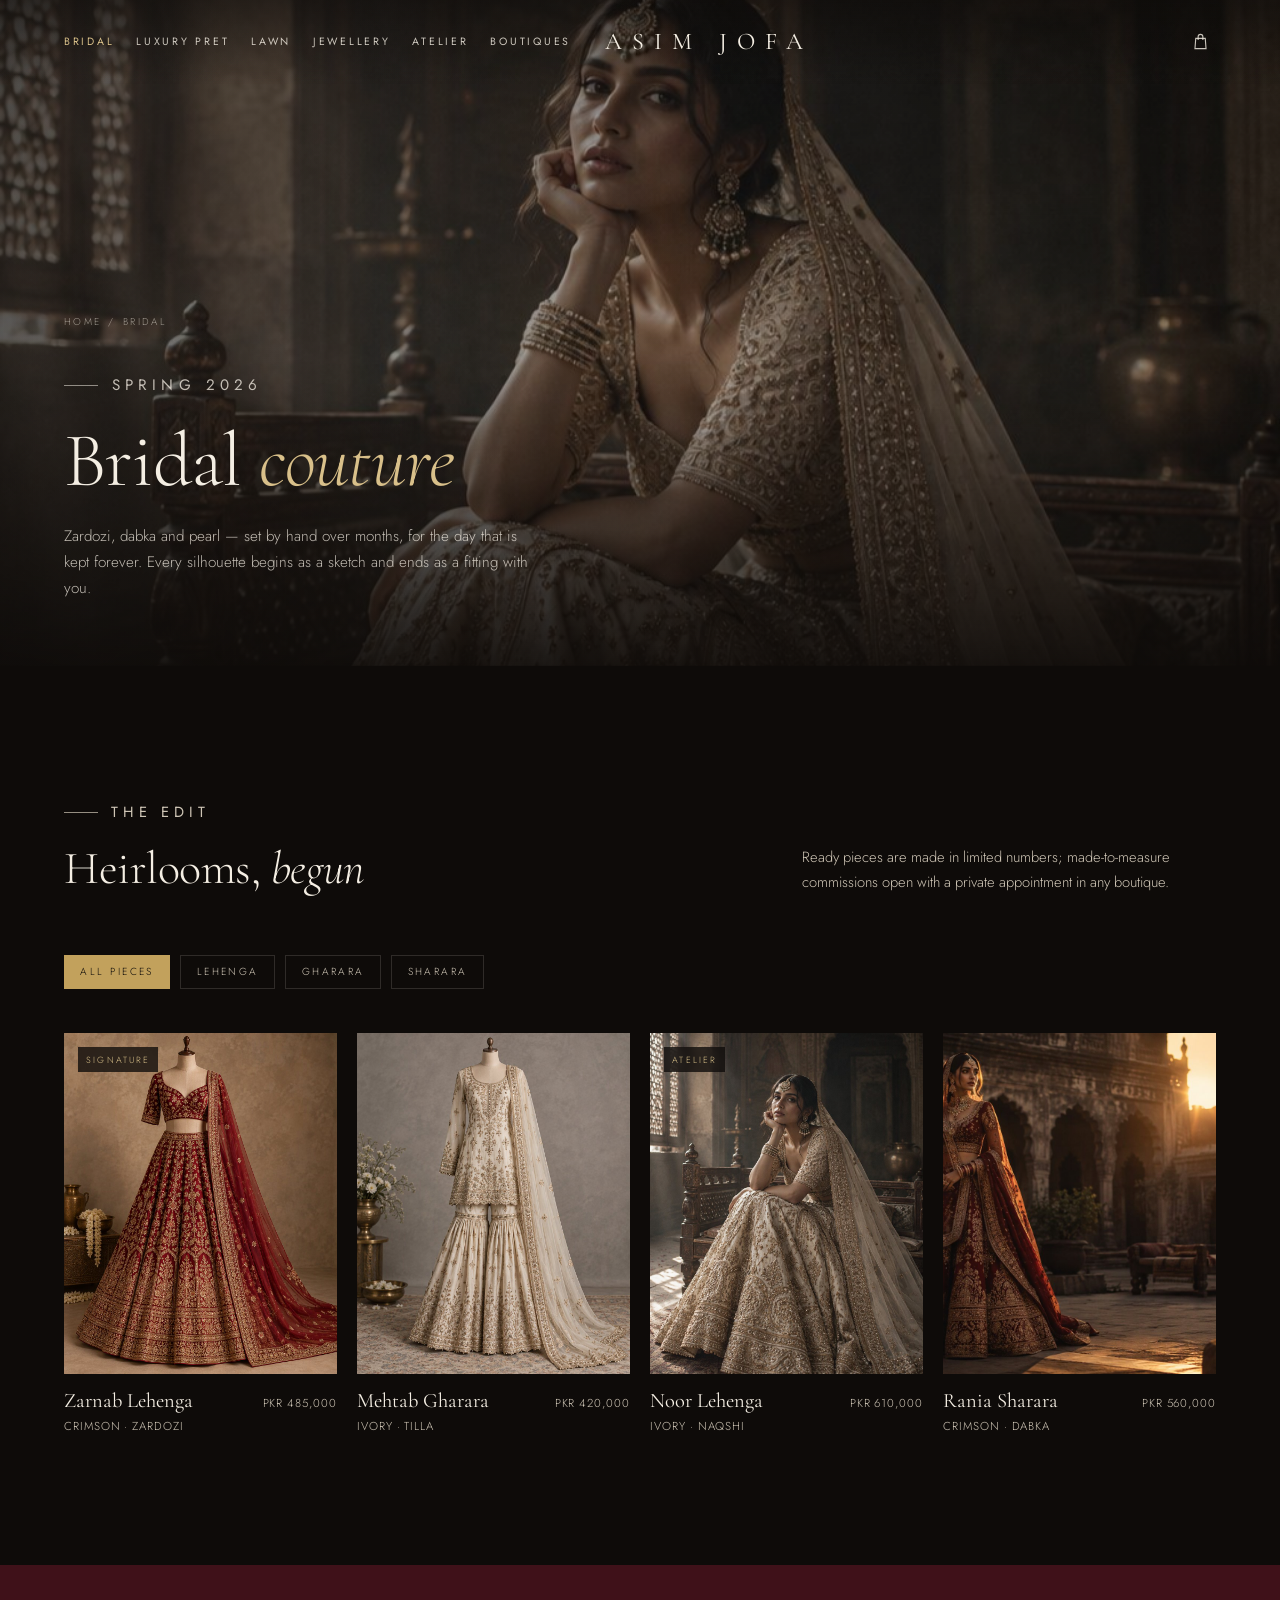
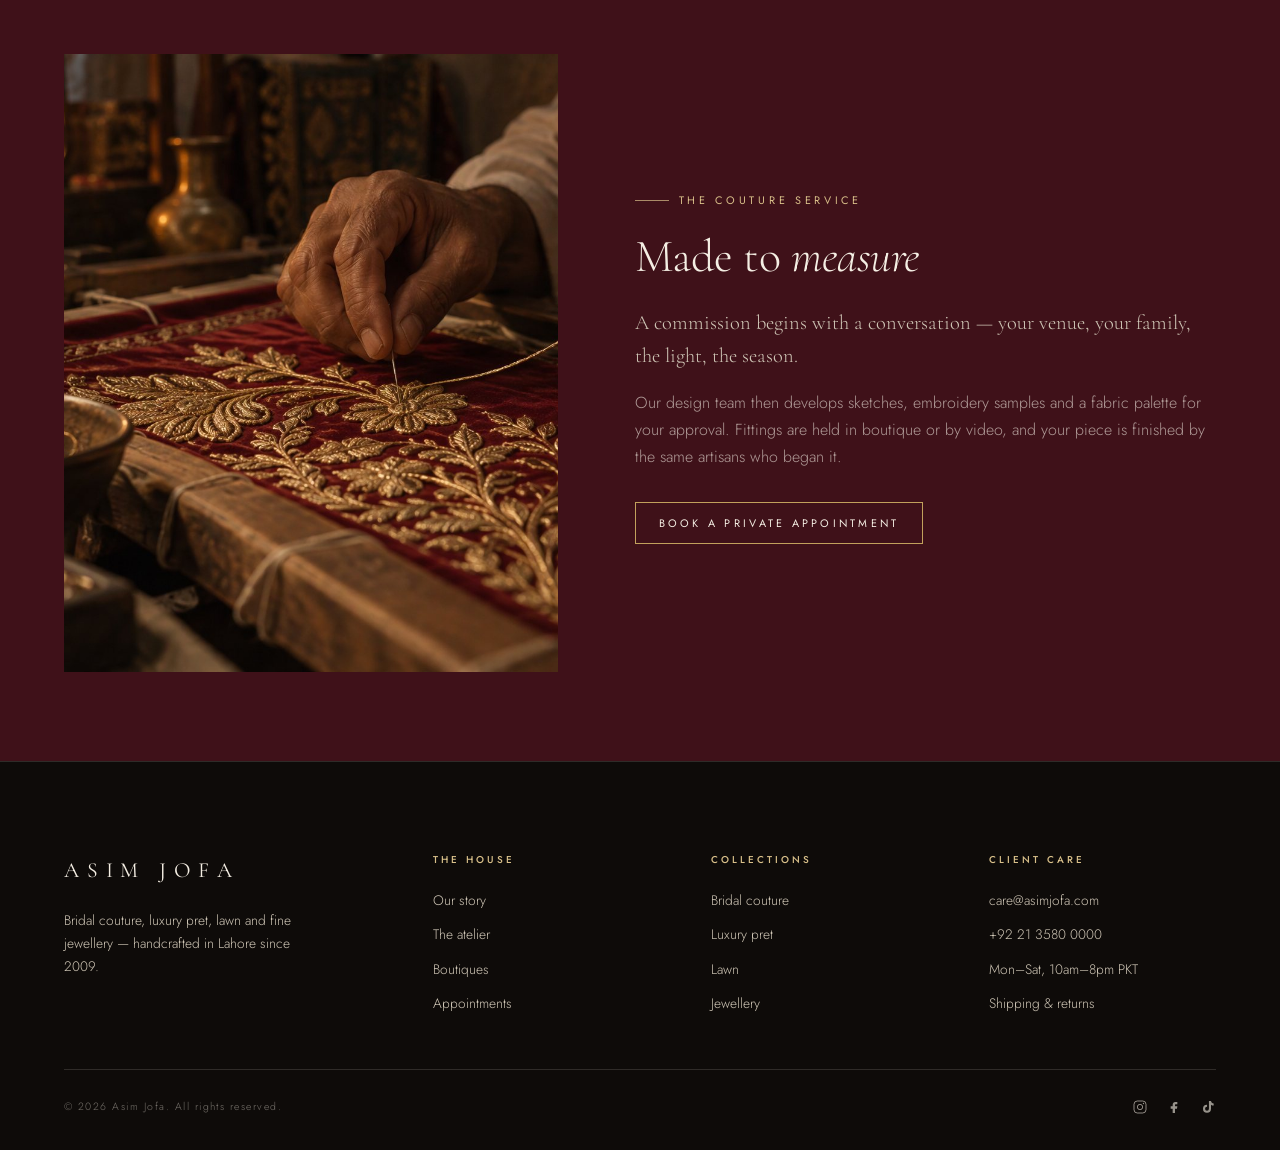
<file: bridal.html>
<!DOCTYPE html>
<html lang="en">
<head>
  <meta charset="UTF-8">
  <meta name="viewport" content="width=device-width, initial-scale=1.0">
  <title>Bridal Couture — Asim Jofa</title>
  <meta name="description" content="Hand-embroidered bridal couture by Asim Jofa — lehengas, ghararas and shararas made to measure in Lahore.">
  <link rel="preconnect" href="https://fonts.googleapis.com">
  <link rel="preconnect" href="https://fonts.gstatic.com" crossorigin>
  <link href="https://fonts.googleapis.com/css2?family=Cormorant+Garamond:ital,wght@0,300;0,400;0,500;1,300;1,400&family=Jost:wght@300;400;500&display=swap" rel="stylesheet">
  <link rel="icon" href="data:image/svg+xml,%3Csvg xmlns='http://www.w3.org/2000/svg' viewBox='0 0 64 64'%3E%3Crect width='64' height='64' fill='%230e0b09'/%3E%3Ctext x='32' y='43' font-family='Georgia,serif' font-size='27' fill='%23c2a15c' text-anchor='middle'%3EAJ%3C/text%3E%3C/svg%3E">
  <link rel="stylesheet" href="assets/css/style.css">
</head>
<body>

  <header class="site-header">
    <div class="container header-inner">
      <nav class="main-nav" aria-label="Primary">
        <a href="bridal.html" aria-current="page">Bridal</a>
        <a href="pret.html">Luxury Pret</a>
        <a href="lawn.html">Lawn</a>
        <a href="jewellery.html">Jewellery</a>
        <a href="atelier.html">Atelier</a>
        <a href="boutiques.html">Boutiques</a>
      </nav>
      <button class="menu-toggle tool-btn" type="button" aria-label="Open menu">
        <svg viewBox="0 0 24 24" fill="none" stroke="currentColor" stroke-width="1.4"><path d="M3 7h18M3 12h18M3 17h18"/></svg>
      </button>
      <a class="wordmark" href="index.html" aria-label="Asim Jofa — home">Asim Jofa</a>
      <div class="header-tools">
        <button class="tool-btn" type="button" data-bag-open aria-label="Open shopping bag">
          <svg viewBox="0 0 24 24" fill="none" stroke="currentColor" stroke-width="1.4"><path d="M6 8h12l1 13H5L6 8Z"/><path d="M9 10V6a3 3 0 0 1 6 0v4"/></svg>
          <span class="bag-count" data-bag-count>0</span>
        </button>
      </div>
    </div>
  </header>

  <div class="mobile-nav" id="mobileNav" aria-hidden="true">
    <button class="mobile-close" type="button" aria-label="Close menu">
      <svg viewBox="0 0 24 24" fill="none" stroke="currentColor" stroke-width="1.4"><path d="M6 6l12 12M18 6L6 18"/></svg>
    </button>
    <a href="bridal.html" aria-current="page">Bridal</a>
    <a href="pret.html">Luxury Pret</a>
    <a href="lawn.html">Lawn</a>
    <a href="jewellery.html">Jewellery</a>
    <a href="atelier.html">Atelier</a>
    <a href="boutiques.html">Boutiques</a>
    <small>Karachi · Lahore · Islamabad · Dubai</small>
  </div>

  <main>

    <section class="page-hero">
      <div class="hero-media">
        <img src="assets/images/bridal.jpg" alt="Bride in ivory and antique gold zardozi ghagra">
      </div>
      <div class="hero-shade"></div>
      <div class="container page-hero-inner">
        <div class="crumbs"><a href="index.html">Home</a><span>/</span><span>Bridal</span></div>
        <p class="eyebrow">Spring 2026</p>
        <h1 class="display">Bridal <em>couture</em></h1>
        <p>Zardozi, dabka and pearl — set by hand over months, for the day that is kept forever. Every silhouette begins as a sketch and ends as a fitting with you.</p>
      </div>
    </section>

    <section class="section">
      <div class="container">
        <div class="section-head" data-reveal>
          <div>
            <p class="eyebrow">The Edit</p>
            <h2 class="section-title">Heirlooms, <em>begun</em></h2>
          </div>
          <p>Ready pieces are made in limited numbers; made-to-measure commissions open with a private appointment in any boutique.</p>
        </div>

        <div class="filters" role="group" aria-label="Filter bridal pieces">
          <button class="pill is-active" type="button" data-filter="all" aria-pressed="true">All pieces</button>
          <button class="pill" type="button" data-filter="lehenga" aria-pressed="false">Lehenga</button>
          <button class="pill" type="button" data-filter="gharara" aria-pressed="false">Gharara</button>
          <button class="pill" type="button" data-filter="sharara" aria-pressed="false">Sharara</button>
        </div>

        <div class="product-grid">
          <article class="product" data-cat="lehenga" data-reveal>
            <div class="product-media">
              <span class="product-badge">Signature</span>
              <img src="assets/images/product-1.jpg" alt="Zarnab crimson bridal lehenga with dense gold embroidery">
              <button class="add-btn" type="button" data-add="zarnab" data-name="Zarnab Lehenga" data-price="485000" data-image="assets/images/product-1.jpg">Add to bag</button>
            </div>
            <div class="product-info">
              <div><h3>Zarnab Lehenga</h3><span class="product-cat">Crimson · Zardozi</span></div>
              <span>PKR 485,000</span>
            </div>
          </article>

          <article class="product" data-cat="gharara" data-reveal data-reveal-delay="1">
            <div class="product-media">
              <img src="assets/images/product-2.jpg" alt="Mehtab ivory gharara with antique gold embroidery">
              <button class="add-btn" type="button" data-add="mehtab" data-name="Mehtab Gharara" data-price="420000" data-image="assets/images/product-2.jpg">Add to bag</button>
            </div>
            <div class="product-info">
              <div><h3>Mehtab Gharara</h3><span class="product-cat">Ivory · Tilla</span></div>
              <span>PKR 420,000</span>
            </div>
          </article>

          <article class="product" data-cat="lehenga" data-reveal data-reveal-delay="2">
            <div class="product-media">
              <span class="product-badge">Atelier</span>
              <img src="assets/images/bridal.jpg" alt="Noor ivory bridal lehenga with veil">
              <button class="add-btn" type="button" data-add="noor" data-name="Noor Lehenga" data-price="610000" data-image="assets/images/bridal.jpg">Add to bag</button>
            </div>
            <div class="product-info">
              <div><h3>Noor Lehenga</h3><span class="product-cat">Ivory · Naqshi</span></div>
              <span>PKR 610,000</span>
            </div>
          </article>

          <article class="product" data-cat="sharara" data-reveal data-reveal-delay="3">
            <div class="product-media">
              <img src="assets/images/hero-bridal.jpg" alt="Rania crimson sharara with gold dupatta">
              <button class="add-btn" type="button" data-add="rania" data-name="Rania Sharara" data-price="560000" data-image="assets/images/hero-bridal.jpg">Add to bag</button>
            </div>
            <div class="product-info">
              <div><h3>Rania Sharara</h3><span class="product-cat">Crimson · Dabka</span></div>
              <span>PKR 560,000</span>
            </div>
          </article>
        </div>

        <p class="empty-state">No pieces in this category — yet.</p>
      </div>
    </section>

    <section class="section section--tight section--wine">
      <div class="container split">
        <div class="split-media" data-reveal>
          <img src="assets/images/atelier.jpg" alt="Gold zardozi being embroidered by hand">
        </div>
        <div class="split-body" data-reveal data-reveal-delay="1">
          <p class="eyebrow">The couture service</p>
          <h2 class="section-title">Made to <em>measure</em></h2>
          <p class="lede">A commission begins with a conversation — your venue, your family, the light, the season.</p>
          <p class="muted">Our design team then develops sketches, embroidery samples and a fabric palette for your approval. Fittings are held in boutique or by video, and your piece is finished by the same artisans who began it.</p>
          <a class="btn" href="boutiques.html#appointment" style="margin-top:32px">Book a private appointment</a>
        </div>
      </div>
    </section>

  </main>

  <footer class="site-footer">
    <div class="container">
      <div class="footer-top">
        <div class="footer-brand">
          <a class="wordmark" href="index.html">Asim Jofa</a>
          <p>Bridal couture, luxury pret, lawn and fine jewellery — handcrafted in Lahore since 2009.</p>
        </div>
        <div class="footer-col">
          <h4>The House</h4>
          <ul>
            <li><a href="atelier.html">Our story</a></li>
            <li><a href="atelier.html#craft">The atelier</a></li>
            <li><a href="boutiques.html">Boutiques</a></li>
            <li><a href="boutiques.html#appointment">Appointments</a></li>
          </ul>
        </div>
        <div class="footer-col">
          <h4>Collections</h4>
          <ul>
            <li><a href="bridal.html">Bridal couture</a></li>
            <li><a href="pret.html">Luxury pret</a></li>
            <li><a href="lawn.html">Lawn</a></li>
            <li><a href="jewellery.html">Jewellery</a></li>
          </ul>
        </div>
        <div class="footer-col">
          <h4>Client care</h4>
          <ul>
            <li><a href="mailto:care@asimjofa.com">care@asimjofa.com</a></li>
            <li><a href="tel:+922135800000">+92 21 3580 0000</a></li>
            <li>Mon–Sat, 10am–8pm PKT</li>
            <li><a href="boutiques.html#care">Shipping &amp; returns</a></li>
          </ul>
        </div>
      </div>
      <div class="footer-bottom">
        <span>© <span data-year>2026</span> Asim Jofa. All rights reserved.</span>
        <div class="socials">
          <a href="https://www.instagram.com/asimjofa/" target="_blank" rel="noopener" aria-label="Instagram">
            <svg viewBox="0 0 24 24" fill="none" stroke="currentColor" stroke-width="1.4"><rect x="3" y="3" width="18" height="18" rx="5"/><circle cx="12" cy="12" r="4"/><circle cx="17.2" cy="6.8" r="1" fill="currentColor" stroke="none"/></svg>
          </a>
          <a href="https://www.facebook.com/asimjofa" target="_blank" rel="noopener" aria-label="Facebook">
            <svg viewBox="0 0 24 24" fill="currentColor"><path d="M14 8h3V4.5h-3c-2.5 0-4 1.7-4 4.2V11H7v3.5h3V21h3.5v-6.5h3l.5-3.5h-3.5V9c0-.6.3-1 .5-1Z"/></svg>
          </a>
          <a href="https://www.tiktok.com/@asimjofa" target="_blank" rel="noopener" aria-label="TikTok">
            <svg viewBox="0 0 24 24" fill="currentColor"><path d="M16.5 3c.4 2.1 1.8 3.5 4 3.8v3c-1.6 0-3-.5-4-1.3v6.1a6 6 0 1 1-5.9-6v3.2a2.9 2.9 0 1 0 2.8 2.9V3h3Z"/></svg>
          </a>
        </div>
      </div>
    </div>
  </footer>

  <script src="assets/js/main.js"></script>
</body>
</html>
</file>
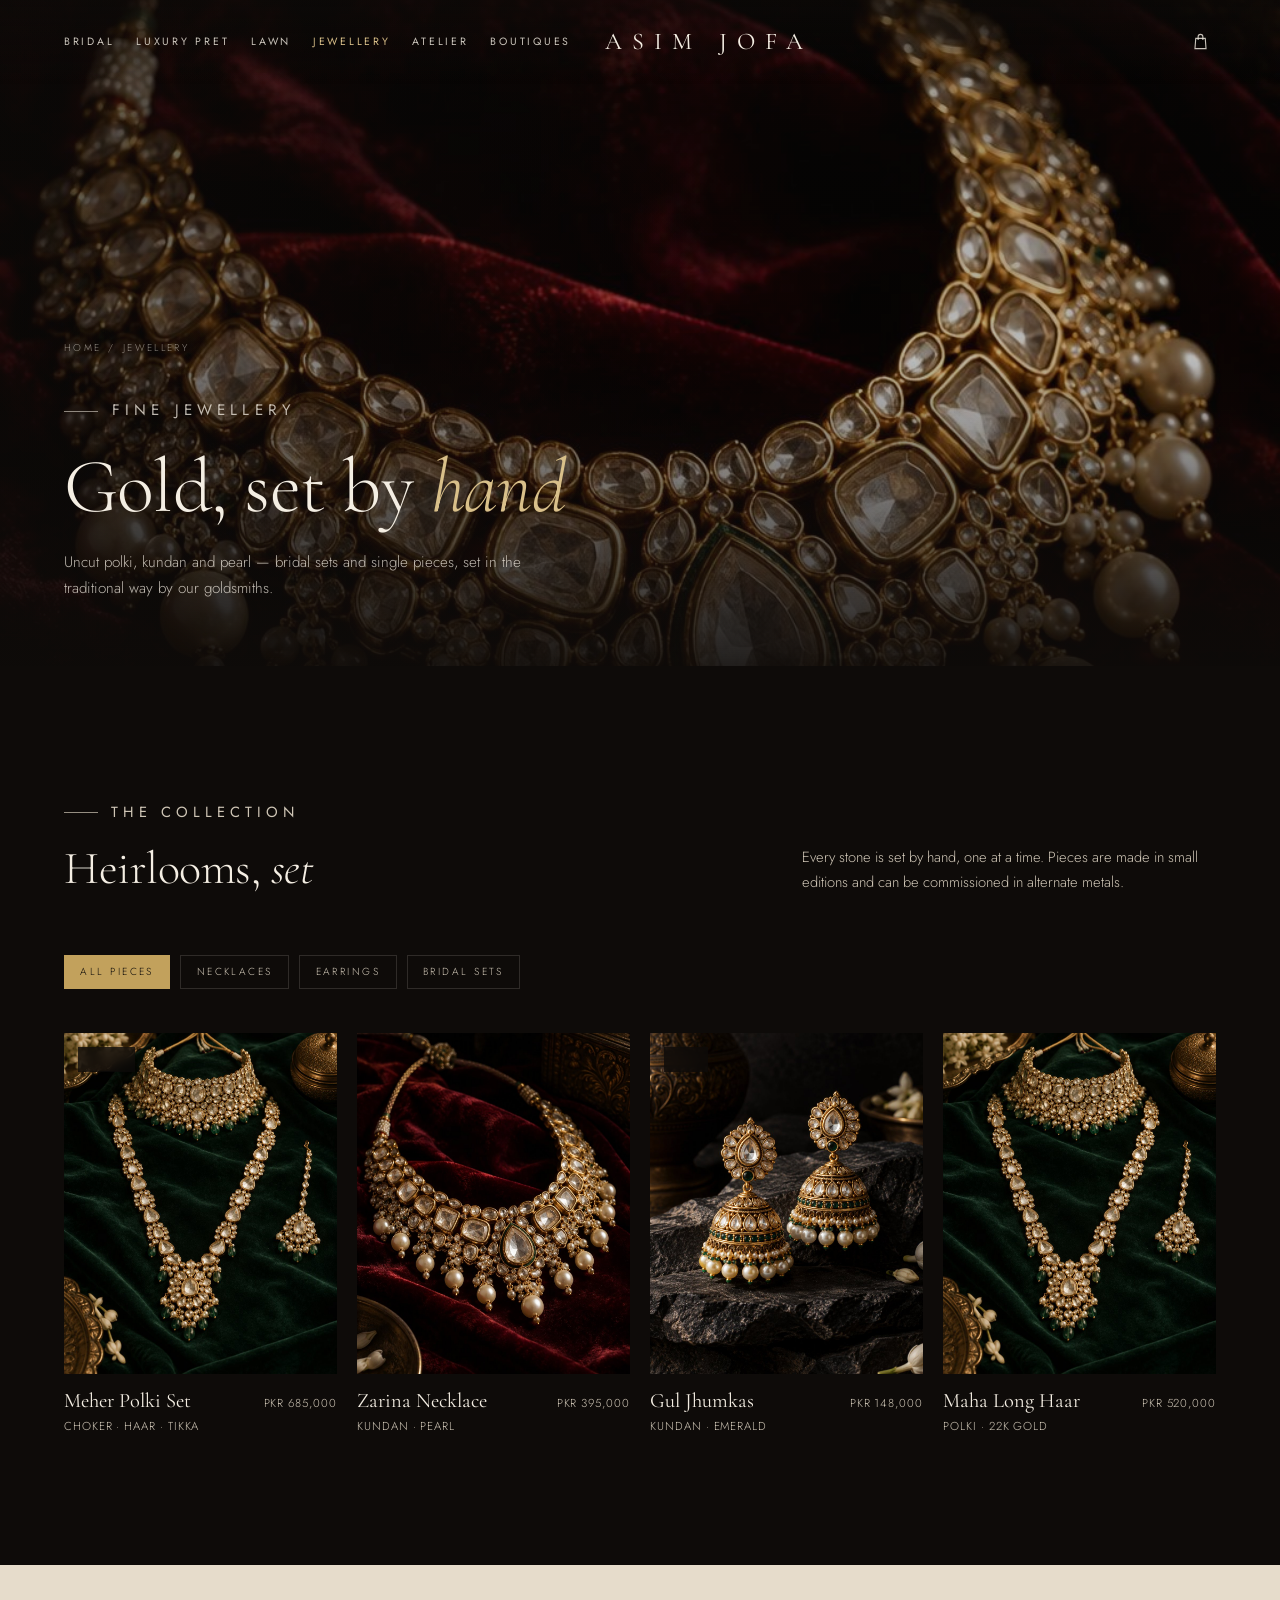
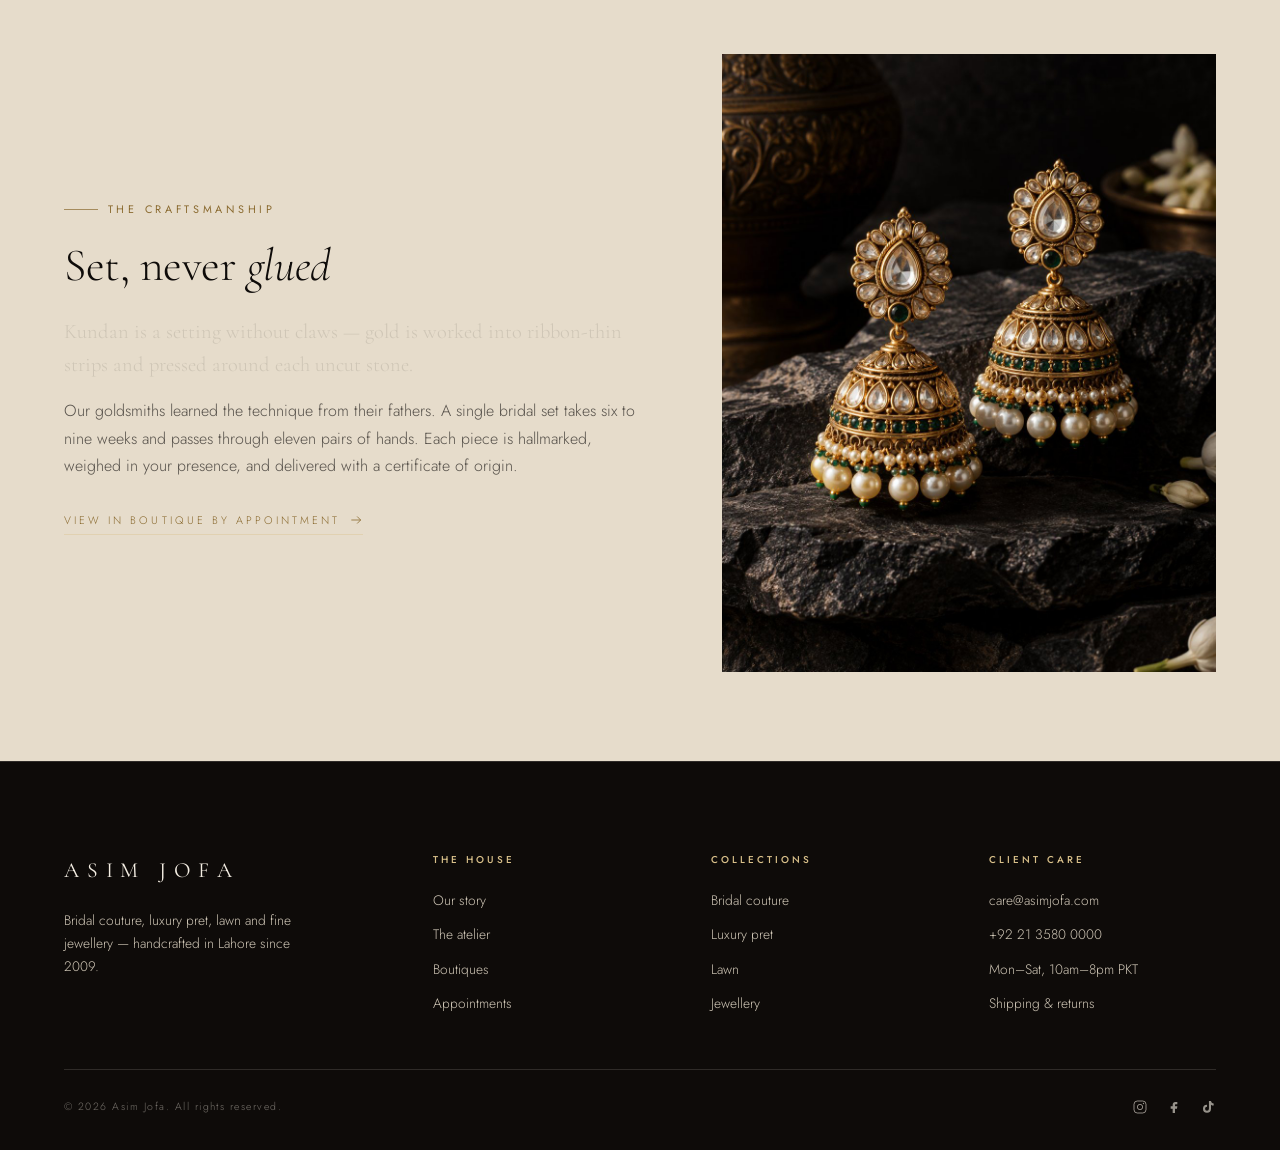
<file: jewellery.html>
<!DOCTYPE html>
<html lang="en">
<head>
  <meta charset="UTF-8">
  <meta name="viewport" content="width=device-width, initial-scale=1.0">
  <title>Jewellery — Asim Jofa</title>
  <meta name="description" content="Asim Jofa fine jewellery — hand-set polki, kundan and pearl bridal sets and heirloom pieces.">
  <link rel="preconnect" href="https://fonts.googleapis.com">
  <link rel="preconnect" href="https://fonts.gstatic.com" crossorigin>
  <link href="https://fonts.googleapis.com/css2?family=Cormorant+Garamond:ital,wght@0,300;0,400;0,500;1,300;1,400&family=Jost:wght@300;400;500&display=swap" rel="stylesheet">
  <link rel="icon" href="data:image/svg+xml,%3Csvg xmlns='http://www.w3.org/2000/svg' viewBox='0 0 64 64'%3E%3Crect width='64' height='64' fill='%230e0b09'/%3E%3Ctext x='32' y='43' font-family='Georgia,serif' font-size='27' fill='%23c2a15c' text-anchor='middle'%3EAJ%3C/text%3E%3C/svg%3E">
  <link rel="stylesheet" href="assets/css/style.css">
</head>
<body>

  <header class="site-header">
    <div class="container header-inner">
      <nav class="main-nav" aria-label="Primary">
        <a href="bridal.html">Bridal</a>
        <a href="pret.html">Luxury Pret</a>
        <a href="lawn.html">Lawn</a>
        <a href="jewellery.html" aria-current="page">Jewellery</a>
        <a href="atelier.html">Atelier</a>
        <a href="boutiques.html">Boutiques</a>
      </nav>
      <button class="menu-toggle tool-btn" type="button" aria-label="Open menu">
        <svg viewBox="0 0 24 24" fill="none" stroke="currentColor" stroke-width="1.4"><path d="M3 7h18M3 12h18M3 17h18"/></svg>
      </button>
      <a class="wordmark" href="index.html" aria-label="Asim Jofa — home">Asim Jofa</a>
      <div class="header-tools">
        <button class="tool-btn" type="button" data-bag-open aria-label="Open shopping bag">
          <svg viewBox="0 0 24 24" fill="none" stroke="currentColor" stroke-width="1.4"><path d="M6 8h12l1 13H5L6 8Z"/><path d="M9 10V6a3 3 0 0 1 6 0v4"/></svg>
          <span class="bag-count" data-bag-count>0</span>
        </button>
      </div>
    </div>
  </header>

  <div class="mobile-nav" id="mobileNav" aria-hidden="true">
    <button class="mobile-close" type="button" aria-label="Close menu">
      <svg viewBox="0 0 24 24" fill="none" stroke="currentColor" stroke-width="1.4"><path d="M6 6l12 12M18 6L6 18"/></svg>
    </button>
    <a href="bridal.html">Bridal</a>
    <a href="pret.html">Luxury Pret</a>
    <a href="lawn.html">Lawn</a>
    <a href="jewellery.html" aria-current="page">Jewellery</a>
    <a href="atelier.html">Atelier</a>
    <a href="boutiques.html">Boutiques</a>
    <small>Karachi · Lahore · Islamabad · Dubai</small>
  </div>

  <main>

    <section class="page-hero page-hero--top">
      <div class="hero-media">
        <img src="assets/images/jewellery.jpg" alt="Polki and kundan necklace with pearl drops on burgundy velvet">
      </div>
      <div class="hero-shade"></div>
      <div class="container page-hero-inner">
        <div class="crumbs"><a href="index.html">Home</a><span>/</span><span>Jewellery</span></div>
        <p class="eyebrow">Fine Jewellery</p>
        <h1 class="display">Gold, set by <em>hand</em></h1>
        <p>Uncut polki, kundan and pearl — bridal sets and single pieces, set in the traditional way by our goldsmiths.</p>
      </div>
    </section>

    <section class="section">
      <div class="container">
        <div class="section-head" data-reveal>
          <div>
            <p class="eyebrow">The collection</p>
            <h2 class="section-title">Heirlooms, <em>set</em></h2>
          </div>
          <p>Every stone is set by hand, one at a time. Pieces are made in small editions and can be commissioned in alternate metals.</p>
        </div>

        <div class="filters" role="group" aria-label="Filter jewellery">
          <button class="pill is-active" type="button" data-filter="all" aria-pressed="true">All pieces</button>
          <button class="pill" type="button" data-filter="necklace" aria-pressed="false">Necklaces</button>
          <button class="pill" type="button" data-filter="earrings" aria-pressed="false">Earrings</button>
          <button class="pill" type="button" data-filter="set" aria-pressed="false">Bridal sets</button>
        </div>

        <div class="product-grid">
          <article class="product" data-cat="set" data-reveal>
            <div class="product-media">
              <span class="product-badge">Bridal</span>
              <img src="assets/images/jewellery-set.jpg" alt="Meher polki bridal set with choker, haar and tikka">
              <button class="add-btn" type="button" data-add="meher-set" data-name="Meher Polki Set" data-price="685000" data-image="assets/images/jewellery-set.jpg">Add to bag</button>
            </div>
            <div class="product-info">
              <div><h3>Meher Polki Set</h3><span class="product-cat">Choker · Haar · Tikka</span></div>
              <span>PKR 685,000</span>
            </div>
          </article>

          <article class="product" data-cat="necklace" data-reveal data-reveal-delay="1">
            <div class="product-media">
              <img src="assets/images/jewellery.jpg" alt="Zarina kundan necklace with pearl drops">
              <button class="add-btn" type="button" data-add="zarina" data-name="Zarina Kundan Necklace" data-price="395000" data-image="assets/images/jewellery.jpg">Add to bag</button>
            </div>
            <div class="product-info">
              <div><h3>Zarina Necklace</h3><span class="product-cat">Kundan · Pearl</span></div>
              <span>PKR 395,000</span>
            </div>
          </article>

          <article class="product" data-cat="earrings" data-reveal data-reveal-delay="2">
            <div class="product-media">
              <span class="product-badge">New</span>
              <img src="assets/images/jewellery-earrings.jpg" alt="Gul kundan jhumka earrings with pearl drops">
              <button class="add-btn" type="button" data-add="gul-earrings" data-name="Gul Jhumkas" data-price="148000" data-image="assets/images/jewellery-earrings.jpg">Add to bag</button>
            </div>
            <div class="product-info">
              <div><h3>Gul Jhumkas</h3><span class="product-cat">Kundan · Emerald</span></div>
              <span>PKR 148,000</span>
            </div>
          </article>

          <article class="product" data-cat="necklace" data-reveal data-reveal-delay="3">
            <div class="product-media">
              <img src="assets/images/jewellery-set.jpg" alt="Maha long polki haar" style="object-position: 50% 82%">
              <button class="add-btn" type="button" data-add="maha" data-name="Maha Long Haar" data-price="520000" data-image="assets/images/jewellery-set.jpg">Add to bag</button>
            </div>
            <div class="product-info">
              <div><h3>Maha Long Haar</h3><span class="product-cat">Polki · 22k gold</span></div>
              <span>PKR 520,000</span>
            </div>
          </article>
        </div>

        <p class="empty-state">No pieces in this category — yet.</p>
      </div>
    </section>

    <section class="section section--tight section--sand">
      <div class="container split split--flip">
        <div class="split-media" data-reveal>
          <img src="assets/images/jewellery-earrings.jpg" alt="Detail of kundan jhumka craftsmanship">
        </div>
        <div class="split-body" data-reveal data-reveal-delay="1">
          <p class="eyebrow">The craftsmanship</p>
          <h2 class="section-title">Set, never <em>glued</em></h2>
          <p class="lede">Kundan is a setting without claws — gold is worked into ribbon-thin strips and pressed around each uncut stone.</p>
          <p class="muted">Our goldsmiths learned the technique from their fathers. A single bridal set takes six to nine weeks and passes through eleven pairs of hands. Each piece is hallmarked, weighed in your presence, and delivered with a certificate of origin.</p>
          <a class="link-arrow" href="boutiques.html#appointment" style="margin-top:32px;color:#8a6a2f">View in boutique by appointment
            <svg viewBox="0 0 24 24" fill="none" stroke="currentColor" stroke-width="1.4"><path d="M4 12h16M14 6l6 6-6 6"/></svg>
          </a>
        </div>
      </div>
    </section>

  </main>

  <footer class="site-footer">
    <div class="container">
      <div class="footer-top">
        <div class="footer-brand">
          <a class="wordmark" href="index.html">Asim Jofa</a>
          <p>Bridal couture, luxury pret, lawn and fine jewellery — handcrafted in Lahore since 2009.</p>
        </div>
        <div class="footer-col">
          <h4>The House</h4>
          <ul>
            <li><a href="atelier.html">Our story</a></li>
            <li><a href="atelier.html#craft">The atelier</a></li>
            <li><a href="boutiques.html">Boutiques</a></li>
            <li><a href="boutiques.html#appointment">Appointments</a></li>
          </ul>
        </div>
        <div class="footer-col">
          <h4>Collections</h4>
          <ul>
            <li><a href="bridal.html">Bridal couture</a></li>
            <li><a href="pret.html">Luxury pret</a></li>
            <li><a href="lawn.html">Lawn</a></li>
            <li><a href="jewellery.html">Jewellery</a></li>
          </ul>
        </div>
        <div class="footer-col">
          <h4>Client care</h4>
          <ul>
            <li><a href="mailto:care@asimjofa.com">care@asimjofa.com</a></li>
            <li><a href="tel:+922135800000">+92 21 3580 0000</a></li>
            <li>Mon–Sat, 10am–8pm PKT</li>
            <li><a href="boutiques.html#care">Shipping &amp; returns</a></li>
          </ul>
        </div>
      </div>
      <div class="footer-bottom">
        <span>© <span data-year>2026</span> Asim Jofa. All rights reserved.</span>
        <div class="socials">
          <a href="https://www.instagram.com/asimjofa/" target="_blank" rel="noopener" aria-label="Instagram">
            <svg viewBox="0 0 24 24" fill="none" stroke="currentColor" stroke-width="1.4"><rect x="3" y="3" width="18" height="18" rx="5"/><circle cx="12" cy="12" r="4"/><circle cx="17.2" cy="6.8" r="1" fill="currentColor" stroke="none"/></svg>
          </a>
          <a href="https://www.facebook.com/asimjofa" target="_blank" rel="noopener" aria-label="Facebook">
            <svg viewBox="0 0 24 24" fill="currentColor"><path d="M14 8h3V4.5h-3c-2.5 0-4 1.7-4 4.2V11H7v3.5h3V21h3.5v-6.5h3l.5-3.5h-3.5V9c0-.6.3-1 .5-1Z"/></svg>
          </a>
          <a href="https://www.tiktok.com/@asimjofa" target="_blank" rel="noopener" aria-label="TikTok">
            <svg viewBox="0 0 24 24" fill="currentColor"><path d="M16.5 3c.4 2.1 1.8 3.5 4 3.8v3c-1.6 0-3-.5-4-1.3v6.1a6 6 0 1 1-5.9-6v3.2a2.9 2.9 0 1 0 2.8 2.9V3h3Z"/></svg>
          </a>
        </div>
      </div>
    </div>
  </footer>

  <script src="assets/js/main.js"></script>
</body>
</html>
</file>
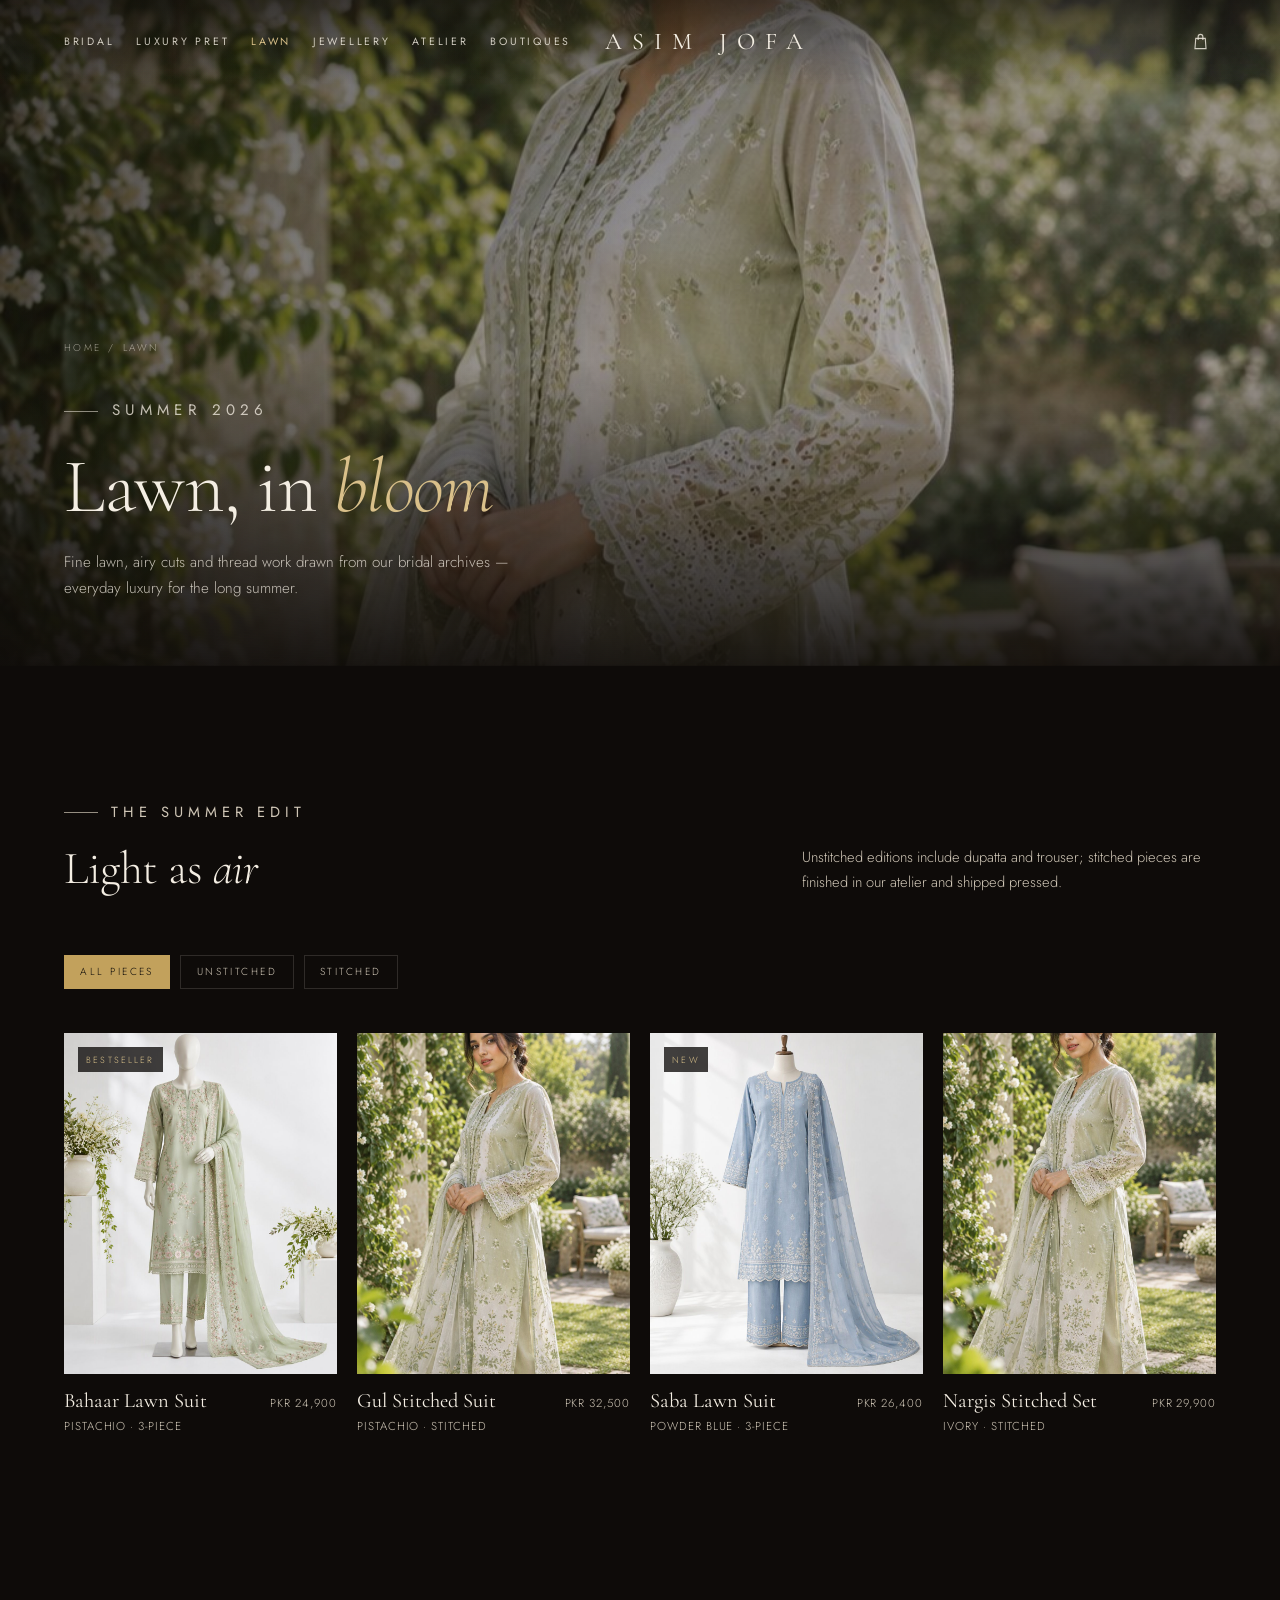
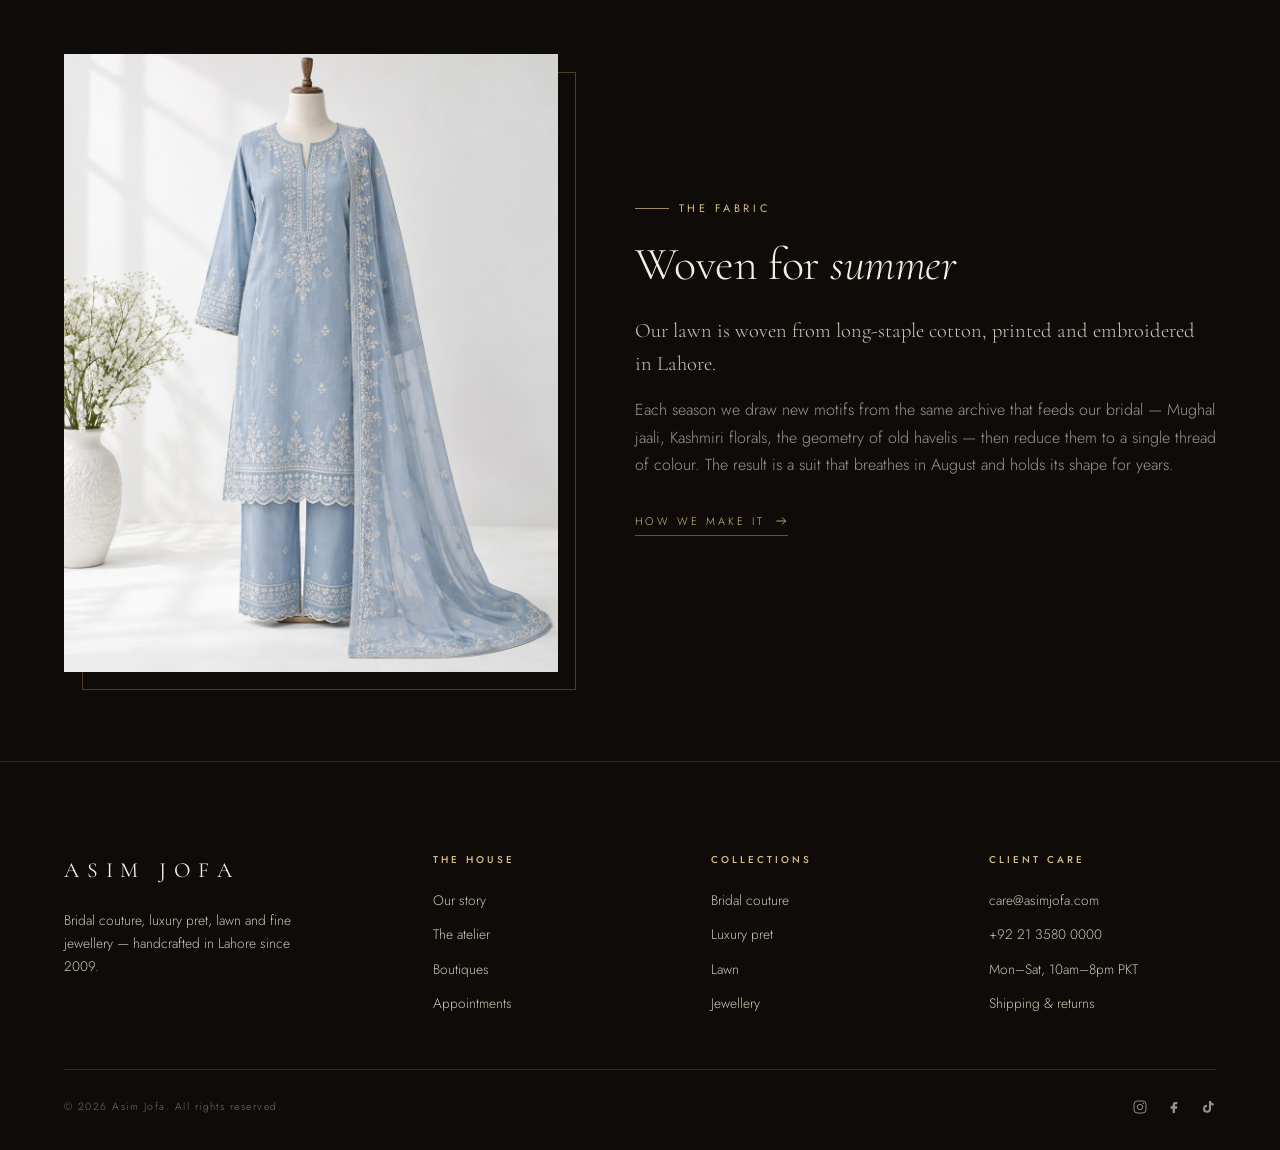
<file: lawn.html>
<!DOCTYPE html>
<html lang="en">
<head>
  <meta charset="UTF-8">
  <meta name="viewport" content="width=device-width, initial-scale=1.0">
  <title>Lawn — Asim Jofa</title>
  <meta name="description" content="Asim Jofa lawn — fine embroidered lawn suits in unstitched and stitched editions for summer.">
  <link rel="preconnect" href="https://fonts.googleapis.com">
  <link rel="preconnect" href="https://fonts.gstatic.com" crossorigin>
  <link href="https://fonts.googleapis.com/css2?family=Cormorant+Garamond:ital,wght@0,300;0,400;0,500;1,300;1,400&family=Jost:wght@300;400;500&display=swap" rel="stylesheet">
  <link rel="icon" href="data:image/svg+xml,%3Csvg xmlns='http://www.w3.org/2000/svg' viewBox='0 0 64 64'%3E%3Crect width='64' height='64' fill='%230e0b09'/%3E%3Ctext x='32' y='43' font-family='Georgia,serif' font-size='27' fill='%23c2a15c' text-anchor='middle'%3EAJ%3C/text%3E%3C/svg%3E">
  <link rel="stylesheet" href="assets/css/style.css">
</head>
<body>

  <header class="site-header">
    <div class="container header-inner">
      <nav class="main-nav" aria-label="Primary">
        <a href="bridal.html">Bridal</a>
        <a href="pret.html">Luxury Pret</a>
        <a href="lawn.html" aria-current="page">Lawn</a>
        <a href="jewellery.html">Jewellery</a>
        <a href="atelier.html">Atelier</a>
        <a href="boutiques.html">Boutiques</a>
      </nav>
      <button class="menu-toggle tool-btn" type="button" aria-label="Open menu">
        <svg viewBox="0 0 24 24" fill="none" stroke="currentColor" stroke-width="1.4"><path d="M3 7h18M3 12h18M3 17h18"/></svg>
      </button>
      <a class="wordmark" href="index.html" aria-label="Asim Jofa — home">Asim Jofa</a>
      <div class="header-tools">
        <button class="tool-btn" type="button" data-bag-open aria-label="Open shopping bag">
          <svg viewBox="0 0 24 24" fill="none" stroke="currentColor" stroke-width="1.4"><path d="M6 8h12l1 13H5L6 8Z"/><path d="M9 10V6a3 3 0 0 1 6 0v4"/></svg>
          <span class="bag-count" data-bag-count>0</span>
        </button>
      </div>
    </div>
  </header>

  <div class="mobile-nav" id="mobileNav" aria-hidden="true">
    <button class="mobile-close" type="button" aria-label="Close menu">
      <svg viewBox="0 0 24 24" fill="none" stroke="currentColor" stroke-width="1.4"><path d="M6 6l12 12M18 6L6 18"/></svg>
    </button>
    <a href="bridal.html">Bridal</a>
    <a href="pret.html">Luxury Pret</a>
    <a href="lawn.html" aria-current="page">Lawn</a>
    <a href="jewellery.html">Jewellery</a>
    <a href="atelier.html">Atelier</a>
    <a href="boutiques.html">Boutiques</a>
    <small>Karachi · Lahore · Islamabad · Dubai</small>
  </div>

  <main>

    <section class="page-hero">
      <div class="hero-media">
        <img src="assets/images/lawn.jpg" alt="Model in a pistachio embroidered lawn suit in a sunlit garden">
      </div>
      <div class="hero-shade"></div>
      <div class="container page-hero-inner">
        <div class="crumbs"><a href="index.html">Home</a><span>/</span><span>Lawn</span></div>
        <p class="eyebrow">Summer 2026</p>
        <h1 class="display">Lawn, in <em>bloom</em></h1>
        <p>Fine lawn, airy cuts and thread work drawn from our bridal archives — everyday luxury for the long summer.</p>
      </div>
    </section>

    <section class="section">
      <div class="container">
        <div class="section-head" data-reveal>
          <div>
            <p class="eyebrow">The summer edit</p>
            <h2 class="section-title">Light as <em>air</em></h2>
          </div>
          <p>Unstitched editions include dupatta and trouser; stitched pieces are finished in our atelier and shipped pressed.</p>
        </div>

        <div class="filters" role="group" aria-label="Filter lawn pieces">
          <button class="pill is-active" type="button" data-filter="all" aria-pressed="true">All pieces</button>
          <button class="pill" type="button" data-filter="unstitched" aria-pressed="false">Unstitched</button>
          <button class="pill" type="button" data-filter="stitched" aria-pressed="false">Stitched</button>
        </div>

        <div class="product-grid">
          <article class="product" data-cat="unstitched" data-reveal>
            <div class="product-media">
              <span class="product-badge">Bestseller</span>
              <img src="assets/images/product-4.jpg" alt="Bahaar pistachio embroidered lawn suit">
              <button class="add-btn" type="button" data-add="bahaar" data-name="Bahaar Lawn Suit" data-price="24900" data-image="assets/images/product-4.jpg">Add to bag</button>
            </div>
            <div class="product-info">
              <div><h3>Bahaar Lawn Suit</h3><span class="product-cat">Pistachio · 3-piece</span></div>
              <span>PKR 24,900</span>
            </div>
          </article>

          <article class="product" data-cat="stitched" data-reveal data-reveal-delay="1">
            <div class="product-media">
              <img src="assets/images/lawn.jpg" alt="Gul stitched lawn suit on model">
              <button class="add-btn" type="button" data-add="gul" data-name="Gul Stitched Suit" data-price="32500" data-image="assets/images/lawn.jpg">Add to bag</button>
            </div>
            <div class="product-info">
              <div><h3>Gul Stitched Suit</h3><span class="product-cat">Pistachio · Stitched</span></div>
              <span>PKR 32,500</span>
            </div>
          </article>

          <article class="product" data-cat="unstitched" data-reveal data-reveal-delay="2">
            <div class="product-media">
              <span class="product-badge">New</span>
              <img src="assets/images/product-5.jpg" alt="Saba powder blue embroidered lawn suit">
              <button class="add-btn" type="button" data-add="saba" data-name="Saba Lawn Suit" data-price="26400" data-image="assets/images/product-5.jpg">Add to bag</button>
            </div>
            <div class="product-info">
              <div><h3>Saba Lawn Suit</h3><span class="product-cat">Powder blue · 3-piece</span></div>
              <span>PKR 26,400</span>
            </div>
          </article>

          <article class="product" data-cat="stitched" data-reveal data-reveal-delay="3">
            <div class="product-media">
              <img src="assets/images/lawn.jpg" alt="Nargis stitched summer set" style="object-position: 50% 72%">
              <button class="add-btn" type="button" data-add="nargis" data-name="Nargis Stitched Set" data-price="29900" data-image="assets/images/lawn.jpg">Add to bag</button>
            </div>
            <div class="product-info">
              <div><h3>Nargis Stitched Set</h3><span class="product-cat">Ivory · Stitched</span></div>
              <span>PKR 29,900</span>
            </div>
          </article>
        </div>

        <p class="empty-state">No pieces in this category — yet.</p>
      </div>
    </section>

    <section class="section section--tight">
      <div class="container split">
        <div class="split-media" data-reveal>
          <img src="assets/images/product-5.jpg" alt="Powder blue lawn suit with fine white embroidery">
        </div>
        <div class="split-body" data-reveal data-reveal-delay="1">
          <p class="eyebrow">The fabric</p>
          <h2 class="section-title">Woven for <em>summer</em></h2>
          <p class="lede">Our lawn is woven from long-staple cotton, printed and embroidered in Lahore.</p>
          <p class="muted">Each season we draw new motifs from the same archive that feeds our bridal — Mughal jaali, Kashmiri florals, the geometry of old havelis — then reduce them to a single thread of colour. The result is a suit that breathes in August and holds its shape for years.</p>
          <a class="link-arrow" href="atelier.html#craft">How we make it
            <svg viewBox="0 0 24 24" fill="none" stroke="currentColor" stroke-width="1.4"><path d="M4 12h16M14 6l6 6-6 6"/></svg>
          </a>
        </div>
      </div>
    </section>

  </main>

  <footer class="site-footer">
    <div class="container">
      <div class="footer-top">
        <div class="footer-brand">
          <a class="wordmark" href="index.html">Asim Jofa</a>
          <p>Bridal couture, luxury pret, lawn and fine jewellery — handcrafted in Lahore since 2009.</p>
        </div>
        <div class="footer-col">
          <h4>The House</h4>
          <ul>
            <li><a href="atelier.html">Our story</a></li>
            <li><a href="atelier.html#craft">The atelier</a></li>
            <li><a href="boutiques.html">Boutiques</a></li>
            <li><a href="boutiques.html#appointment">Appointments</a></li>
          </ul>
        </div>
        <div class="footer-col">
          <h4>Collections</h4>
          <ul>
            <li><a href="bridal.html">Bridal couture</a></li>
            <li><a href="pret.html">Luxury pret</a></li>
            <li><a href="lawn.html">Lawn</a></li>
            <li><a href="jewellery.html">Jewellery</a></li>
          </ul>
        </div>
        <div class="footer-col">
          <h4>Client care</h4>
          <ul>
            <li><a href="mailto:care@asimjofa.com">care@asimjofa.com</a></li>
            <li><a href="tel:+922135800000">+92 21 3580 0000</a></li>
            <li>Mon–Sat, 10am–8pm PKT</li>
            <li><a href="boutiques.html#care">Shipping &amp; returns</a></li>
          </ul>
        </div>
      </div>
      <div class="footer-bottom">
        <span>© <span data-year>2026</span> Asim Jofa. All rights reserved.</span>
        <div class="socials">
          <a href="https://www.instagram.com/asimjofa/" target="_blank" rel="noopener" aria-label="Instagram">
            <svg viewBox="0 0 24 24" fill="none" stroke="currentColor" stroke-width="1.4"><rect x="3" y="3" width="18" height="18" rx="5"/><circle cx="12" cy="12" r="4"/><circle cx="17.2" cy="6.8" r="1" fill="currentColor" stroke="none"/></svg>
          </a>
          <a href="https://www.facebook.com/asimjofa" target="_blank" rel="noopener" aria-label="Facebook">
            <svg viewBox="0 0 24 24" fill="currentColor"><path d="M14 8h3V4.5h-3c-2.5 0-4 1.7-4 4.2V11H7v3.5h3V21h3.5v-6.5h3l.5-3.5h-3.5V9c0-.6.3-1 .5-1Z"/></svg>
          </a>
          <a href="https://www.tiktok.com/@asimjofa" target="_blank" rel="noopener" aria-label="TikTok">
            <svg viewBox="0 0 24 24" fill="currentColor"><path d="M16.5 3c.4 2.1 1.8 3.5 4 3.8v3c-1.6 0-3-.5-4-1.3v6.1a6 6 0 1 1-5.9-6v3.2a2.9 2.9 0 1 0 2.8 2.9V3h3Z"/></svg>
          </a>
        </div>
      </div>
    </div>
  </footer>

  <script src="assets/js/main.js"></script>
</body>
</html>
</file>
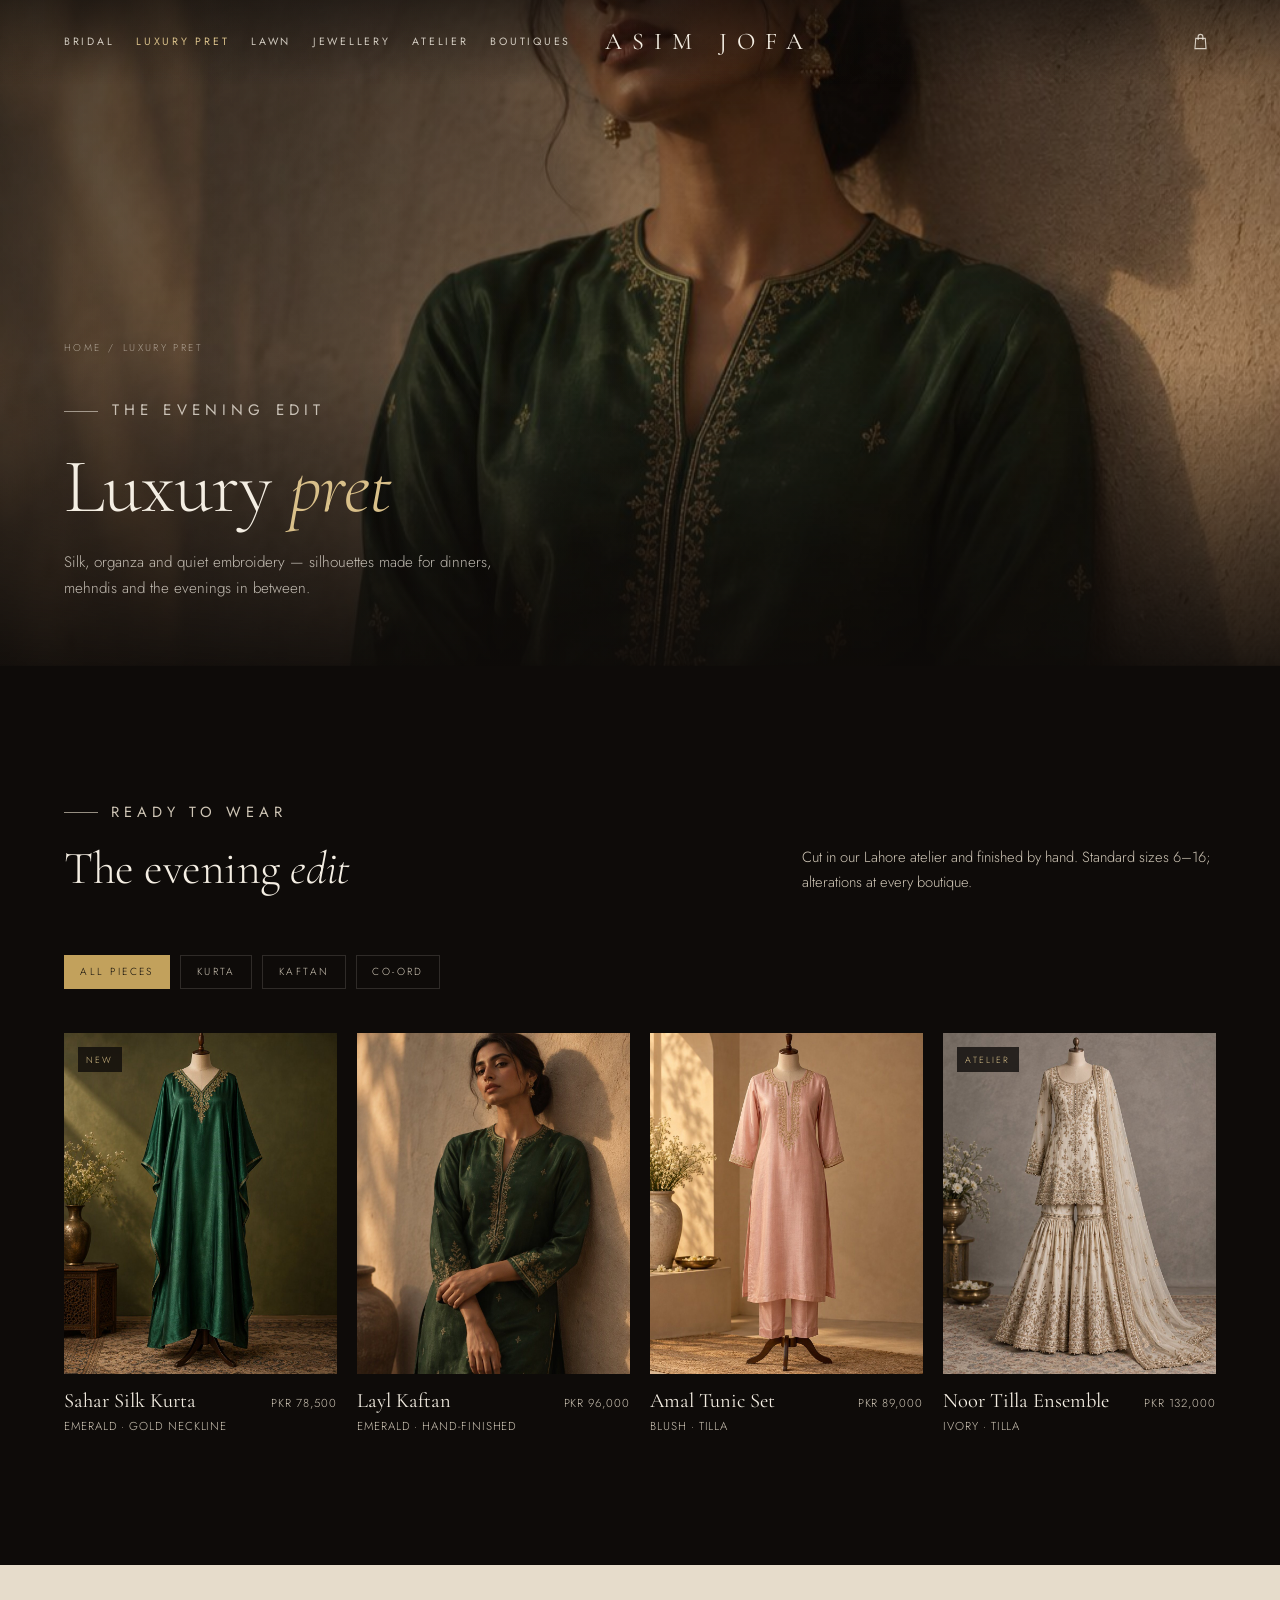
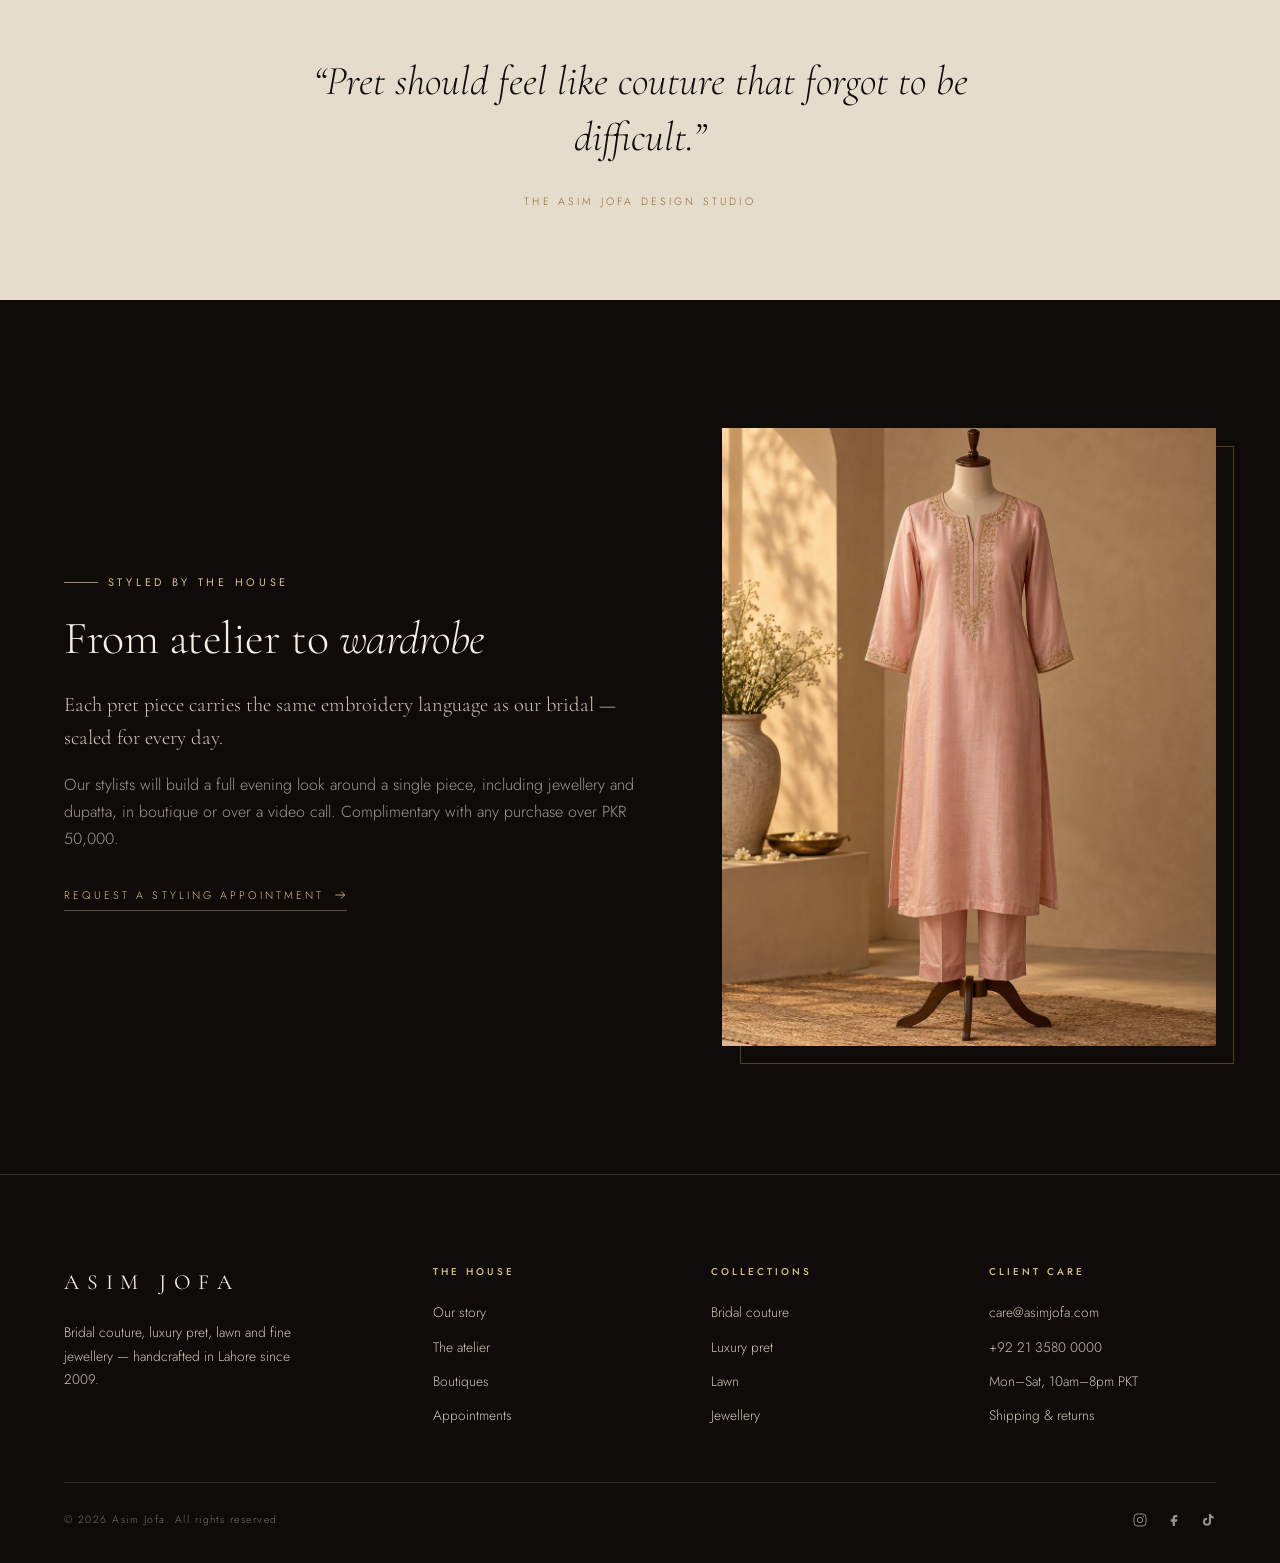
<file: pret.html>
<!DOCTYPE html>
<html lang="en">
<head>
  <meta charset="UTF-8">
  <meta name="viewport" content="width=device-width, initial-scale=1.0">
  <title>Luxury Pret — Asim Jofa</title>
  <meta name="description" content="Asim Jofa luxury pret — silk kurtas, kaftans and co-ords with quiet hand embroidery, ready to wear.">
  <link rel="preconnect" href="https://fonts.googleapis.com">
  <link rel="preconnect" href="https://fonts.gstatic.com" crossorigin>
  <link href="https://fonts.googleapis.com/css2?family=Cormorant+Garamond:ital,wght@0,300;0,400;0,500;1,300;1,400&family=Jost:wght@300;400;500&display=swap" rel="stylesheet">
  <link rel="icon" href="data:image/svg+xml,%3Csvg xmlns='http://www.w3.org/2000/svg' viewBox='0 0 64 64'%3E%3Crect width='64' height='64' fill='%230e0b09'/%3E%3Ctext x='32' y='43' font-family='Georgia,serif' font-size='27' fill='%23c2a15c' text-anchor='middle'%3EAJ%3C/text%3E%3C/svg%3E">
  <link rel="stylesheet" href="assets/css/style.css">
</head>
<body>

  <header class="site-header">
    <div class="container header-inner">
      <nav class="main-nav" aria-label="Primary">
        <a href="bridal.html">Bridal</a>
        <a href="pret.html" aria-current="page">Luxury Pret</a>
        <a href="lawn.html">Lawn</a>
        <a href="jewellery.html">Jewellery</a>
        <a href="atelier.html">Atelier</a>
        <a href="boutiques.html">Boutiques</a>
      </nav>
      <button class="menu-toggle tool-btn" type="button" aria-label="Open menu">
        <svg viewBox="0 0 24 24" fill="none" stroke="currentColor" stroke-width="1.4"><path d="M3 7h18M3 12h18M3 17h18"/></svg>
      </button>
      <a class="wordmark" href="index.html" aria-label="Asim Jofa — home">Asim Jofa</a>
      <div class="header-tools">
        <button class="tool-btn" type="button" data-bag-open aria-label="Open shopping bag">
          <svg viewBox="0 0 24 24" fill="none" stroke="currentColor" stroke-width="1.4"><path d="M6 8h12l1 13H5L6 8Z"/><path d="M9 10V6a3 3 0 0 1 6 0v4"/></svg>
          <span class="bag-count" data-bag-count>0</span>
        </button>
      </div>
    </div>
  </header>

  <div class="mobile-nav" id="mobileNav" aria-hidden="true">
    <button class="mobile-close" type="button" aria-label="Close menu">
      <svg viewBox="0 0 24 24" fill="none" stroke="currentColor" stroke-width="1.4"><path d="M6 6l12 12M18 6L6 18"/></svg>
    </button>
    <a href="bridal.html">Bridal</a>
    <a href="pret.html" aria-current="page">Luxury Pret</a>
    <a href="lawn.html">Lawn</a>
    <a href="jewellery.html">Jewellery</a>
    <a href="atelier.html">Atelier</a>
    <a href="boutiques.html">Boutiques</a>
    <small>Karachi · Lahore · Islamabad · Dubai</small>
  </div>

  <main>

    <section class="page-hero">
      <div class="hero-media">
        <img src="assets/images/pret.jpg" alt="Model in an emerald silk kurta with gold embroidery at dusk">
      </div>
      <div class="hero-shade"></div>
      <div class="container page-hero-inner">
        <div class="crumbs"><a href="index.html">Home</a><span>/</span><span>Luxury Pret</span></div>
        <p class="eyebrow">The Evening Edit</p>
        <h1 class="display">Luxury <em>pret</em></h1>
        <p>Silk, organza and quiet embroidery — silhouettes made for dinners, mehndis and the evenings in between.</p>
      </div>
    </section>

    <section class="section">
      <div class="container">
        <div class="section-head" data-reveal>
          <div>
            <p class="eyebrow">Ready to wear</p>
            <h2 class="section-title">The evening <em>edit</em></h2>
          </div>
          <p>Cut in our Lahore atelier and finished by hand. Standard sizes 6–16; alterations at every boutique.</p>
        </div>

        <div class="filters" role="group" aria-label="Filter pret pieces">
          <button class="pill is-active" type="button" data-filter="all" aria-pressed="true">All pieces</button>
          <button class="pill" type="button" data-filter="kurta" aria-pressed="false">Kurta</button>
          <button class="pill" type="button" data-filter="kaftan" aria-pressed="false">Kaftan</button>
          <button class="pill" type="button" data-filter="coord" aria-pressed="false">Co-ord</button>
        </div>

        <div class="product-grid">
          <article class="product" data-cat="kurta" data-reveal>
            <div class="product-media">
              <span class="product-badge">New</span>
              <img src="assets/images/product-3.jpg" alt="Sahar emerald silk kurta">
              <button class="add-btn" type="button" data-add="sahar" data-name="Sahar Silk Kurta" data-price="78500" data-image="assets/images/product-3.jpg">Add to bag</button>
            </div>
            <div class="product-info">
              <div><h3>Sahar Silk Kurta</h3><span class="product-cat">Emerald · Gold neckline</span></div>
              <span>PKR 78,500</span>
            </div>
          </article>

          <article class="product" data-cat="kaftan" data-reveal data-reveal-delay="1">
            <div class="product-media">
              <img src="assets/images/pret.jpg" alt="Layl emerald kaftan on model">
              <button class="add-btn" type="button" data-add="layl" data-name="Layl Kaftan" data-price="96000" data-image="assets/images/pret.jpg">Add to bag</button>
            </div>
            <div class="product-info">
              <div><h3>Layl Kaftan</h3><span class="product-cat">Emerald · Hand-finished</span></div>
              <span>PKR 96,000</span>
            </div>
          </article>

          <article class="product" data-cat="kurta" data-reveal data-reveal-delay="2">
            <div class="product-media">
              <img src="assets/images/product-6.jpg" alt="Amal blush silk tunic with gold embroidery">
              <button class="add-btn" type="button" data-add="amal" data-name="Amal Tunic Set" data-price="89000" data-image="assets/images/product-6.jpg">Add to bag</button>
            </div>
            <div class="product-info">
              <div><h3>Amal Tunic Set</h3><span class="product-cat">Blush · Tilla</span></div>
              <span>PKR 89,000</span>
            </div>
          </article>

          <article class="product" data-cat="coord" data-reveal data-reveal-delay="3">
            <div class="product-media">
              <span class="product-badge">Atelier</span>
              <img src="assets/images/product-2.jpg" alt="Noor ivory tilla ensemble">
              <button class="add-btn" type="button" data-add="noor-coord" data-name="Noor Tilla Ensemble" data-price="132000" data-image="assets/images/product-2.jpg">Add to bag</button>
            </div>
            <div class="product-info">
              <div><h3>Noor Tilla Ensemble</h3><span class="product-cat">Ivory · Tilla</span></div>
              <span>PKR 132,000</span>
            </div>
          </article>
        </div>

        <p class="empty-state">No pieces in this category — yet.</p>
      </div>
    </section>

    <section class="section section--tight section--sand">
      <div class="container quote" data-reveal>
        <blockquote>“Pret should feel like couture that forgot to be difficult.”</blockquote>
        <cite>The Asim Jofa design studio</cite>
      </div>
    </section>

    <section class="section">
      <div class="container split split--flip">
        <div class="split-media" data-reveal>
          <img src="assets/images/product-6.jpg" alt="Blush silk kurta detail with gold thread work">
        </div>
        <div class="split-body" data-reveal data-reveal-delay="1">
          <p class="eyebrow">Styled by the house</p>
          <h2 class="section-title">From atelier to <em>wardrobe</em></h2>
          <p class="lede">Each pret piece carries the same embroidery language as our bridal — scaled for every day.</p>
          <p class="muted">Our stylists will build a full evening look around a single piece, including jewellery and dupatta, in boutique or over a video call. Complimentary with any purchase over PKR 50,000.</p>
          <a class="link-arrow" href="boutiques.html">Request a styling appointment
            <svg viewBox="0 0 24 24" fill="none" stroke="currentColor" stroke-width="1.4"><path d="M4 12h16M14 6l6 6-6 6"/></svg>
          </a>
        </div>
      </div>
    </section>

  </main>

  <footer class="site-footer">
    <div class="container">
      <div class="footer-top">
        <div class="footer-brand">
          <a class="wordmark" href="index.html">Asim Jofa</a>
          <p>Bridal couture, luxury pret, lawn and fine jewellery — handcrafted in Lahore since 2009.</p>
        </div>
        <div class="footer-col">
          <h4>The House</h4>
          <ul>
            <li><a href="atelier.html">Our story</a></li>
            <li><a href="atelier.html#craft">The atelier</a></li>
            <li><a href="boutiques.html">Boutiques</a></li>
            <li><a href="boutiques.html#appointment">Appointments</a></li>
          </ul>
        </div>
        <div class="footer-col">
          <h4>Collections</h4>
          <ul>
            <li><a href="bridal.html">Bridal couture</a></li>
            <li><a href="pret.html">Luxury pret</a></li>
            <li><a href="lawn.html">Lawn</a></li>
            <li><a href="jewellery.html">Jewellery</a></li>
          </ul>
        </div>
        <div class="footer-col">
          <h4>Client care</h4>
          <ul>
            <li><a href="mailto:care@asimjofa.com">care@asimjofa.com</a></li>
            <li><a href="tel:+922135800000">+92 21 3580 0000</a></li>
            <li>Mon–Sat, 10am–8pm PKT</li>
            <li><a href="boutiques.html#care">Shipping &amp; returns</a></li>
          </ul>
        </div>
      </div>
      <div class="footer-bottom">
        <span>© <span data-year>2026</span> Asim Jofa. All rights reserved.</span>
        <div class="socials">
          <a href="https://www.instagram.com/asimjofa/" target="_blank" rel="noopener" aria-label="Instagram">
            <svg viewBox="0 0 24 24" fill="none" stroke="currentColor" stroke-width="1.4"><rect x="3" y="3" width="18" height="18" rx="5"/><circle cx="12" cy="12" r="4"/><circle cx="17.2" cy="6.8" r="1" fill="currentColor" stroke="none"/></svg>
          </a>
          <a href="https://www.facebook.com/asimjofa" target="_blank" rel="noopener" aria-label="Facebook">
            <svg viewBox="0 0 24 24" fill="currentColor"><path d="M14 8h3V4.5h-3c-2.5 0-4 1.7-4 4.2V11H7v3.5h3V21h3.5v-6.5h3l.5-3.5h-3.5V9c0-.6.3-1 .5-1Z"/></svg>
          </a>
          <a href="https://www.tiktok.com/@asimjofa" target="_blank" rel="noopener" aria-label="TikTok">
            <svg viewBox="0 0 24 24" fill="currentColor"><path d="M16.5 3c.4 2.1 1.8 3.5 4 3.8v3c-1.6 0-3-.5-4-1.3v6.1a6 6 0 1 1-5.9-6v3.2a2.9 2.9 0 1 0 2.8 2.9V3h3Z"/></svg>
          </a>
        </div>
      </div>
    </div>
  </footer>

  <script src="assets/js/main.js"></script>
</body>
</html>
</file>
<file: assets/css/style.css>
/* ————————————————————————————————
   Asim Jofa — static site
   ———————————————————————————————— */

:root {
  --ink: #0e0b09;
  --ink-2: #171210;
  --ink-3: #221b16;
  --ivory: #f4eee3;
  --ivory-dim: #cfc6b6;
  --sand: #e6dccb;
  --gold: #c2a15c;
  --gold-soft: #d9c08a;
  --wine: #3f1119;
  --line: rgba(244, 238, 227, 0.14);
  --line-dark: rgba(14, 11, 9, 0.14);
  --serif: "Cormorant Garamond", "Times New Roman", serif;
  --sans: "Jost", "Helvetica Neue", Arial, sans-serif;
  --ease: cubic-bezier(0.22, 1, 0.36, 1);
  --header-h: 84px;
}

* { margin: 0; padding: 0; box-sizing: border-box; }

html { scroll-behavior: smooth; }

body {
  background: var(--ink);
  color: var(--ivory);
  font-family: var(--sans);
  font-weight: 300;
  font-size: 16px;
  line-height: 1.7;
  -webkit-font-smoothing: antialiased;
}

img { display: block; max-width: 100%; }

a { color: inherit; text-decoration: none; }

button { font: inherit; color: inherit; background: none; border: 0; cursor: pointer; }

::selection { background: var(--gold); color: var(--ink); }

.container { width: min(1320px, 90vw); margin-inline: auto; }

/* ————— typography ————— */

h1, h2, h3, .serif { font-family: var(--serif); font-weight: 300; line-height: 1.12; }

.display {
  font-size: clamp(2.9rem, 6.4vw, 5.9rem);
  letter-spacing: -0.01em;
}

.display em, .serif em { font-style: italic; color: var(--gold-soft); }

h2.section-title {
  font-size: clamp(2rem, 3.6vw, 3.4rem);
  letter-spacing: -0.01em;
}

.eyebrow {
  display: inline-flex;
  align-items: center;
  gap: 0.9em;
  font-size: 0.68rem;
  font-weight: 400;
  letter-spacing: 0.34em;
  text-transform: uppercase;
  color: var(--gold-soft);
}

.eyebrow::before {
  content: "";
  width: 34px;
  height: 1px;
  background: currentColor;
  opacity: 0.7;
}

.lede {
  font-family: var(--serif);
  font-size: clamp(1.15rem, 1.6vw, 1.45rem);
  line-height: 1.6;
  color: var(--ivory-dim);
}

.muted { color: rgba(244, 238, 227, 0.62); }

/* ————— buttons & links ————— */

.btn {
  display: inline-flex;
  align-items: center;
  justify-content: center;
  gap: 0.8em;
  padding: 1em 2.1em;
  border: 1px solid var(--gold);
  font-size: 0.68rem;
  font-weight: 400;
  letter-spacing: 0.3em;
  text-transform: uppercase;
  color: var(--ivory);
  transition: background-color 0.45s var(--ease), color 0.45s var(--ease);
}

.btn:hover { background: var(--gold); color: var(--ink); }

.btn--solid { background: var(--gold); color: var(--ink); }
.btn--solid:hover { background: transparent; color: var(--ivory); }

.btn--ghost { border-color: var(--line); }
.btn--ghost:hover { border-color: var(--gold); background: transparent; color: var(--ivory); }

.btn svg { width: 15px; height: 15px; transition: transform 0.4s var(--ease); }
.btn:hover svg { transform: translateX(4px); }

.link-arrow {
  display: inline-flex;
  align-items: center;
  gap: 0.8em;
  font-size: 0.68rem;
  letter-spacing: 0.28em;
  text-transform: uppercase;
  color: var(--gold-soft);
  padding-bottom: 0.45em;
  border-bottom: 1px solid rgba(217, 192, 138, 0.4);
  transition: border-color 0.3s;
}

.link-arrow:hover { border-color: var(--gold-soft); }
.link-arrow svg { width: 14px; height: 14px; }

/* ————— header ————— */

.site-header {
  position: fixed;
  inset: 0 0 auto;
  z-index: 60;
  height: var(--header-h);
  display: flex;
  align-items: center;
  transition: background-color 0.45s var(--ease), backdrop-filter 0.45s;
  background: linear-gradient(to bottom, rgba(14, 11, 9, 0.55), rgba(14, 11, 9, 0));
}

.site-header.is-solid {
  background: rgba(14, 11, 9, 0.92);
  backdrop-filter: blur(14px);
  border-bottom: 1px solid var(--line);
}

.header-inner {
  display: grid;
  grid-template-columns: 1fr auto 1fr;
  align-items: center;
  gap: 24px;
}

.main-nav { display: flex; gap: clamp(14px, 1.7vw, 30px); }

.main-nav a { white-space: nowrap; }

.main-nav a,
.header-tools button,
.header-tools a {
  font-size: 0.66rem;
  font-weight: 400;
  letter-spacing: 0.26em;
  text-transform: uppercase;
  color: rgba(244, 238, 227, 0.82);
  transition: color 0.3s;
}

.main-nav a:hover,
.main-nav a[aria-current="page"] { color: var(--gold-soft); }

.wordmark {
  font-family: var(--serif);
  font-size: 1.5rem;
  font-weight: 400;
  letter-spacing: 0.42em;
  text-indent: 0.42em;
  text-transform: uppercase;
  white-space: nowrap;
}

.header-tools {
  display: flex;
  justify-content: flex-end;
  align-items: center;
  gap: 22px;
}

.tool-btn { position: relative; display: inline-flex; padding: 6px; }
.tool-btn svg { width: 19px; height: 19px; }

.bag-count {
  position: absolute;
  top: 0;
  right: -2px;
  min-width: 16px;
  height: 16px;
  padding: 0 4px;
  border-radius: 50%;
  background: var(--gold);
  color: var(--ink);
  font-size: 0.6rem;
  font-weight: 500;
  line-height: 16px;
  text-align: center;
  opacity: 0;
  transform: scale(0.6);
  transition: opacity 0.3s, transform 0.3s;
}

.bag-count.is-on { opacity: 1; transform: scale(1); }

.menu-toggle { display: none; }

/* mobile nav */

.mobile-nav {
  position: fixed;
  inset: 0;
  z-index: 90;
  background: var(--ink);
  padding: 110px 9vw 48px;
  display: flex;
  flex-direction: column;
  gap: 6px;
  transform: translateY(-102%);
  transition: transform 0.6s var(--ease);
}

.mobile-nav.is-open { transform: translateY(0); }

.mobile-nav a {
  font-family: var(--serif);
  font-size: clamp(1.9rem, 8vw, 2.6rem);
  padding: 6px 0;
  border-bottom: 1px solid var(--line);
  color: var(--ivory);
}

.mobile-nav a[aria-current="page"] { color: var(--gold-soft); }

.mobile-nav small {
  margin-top: 32px;
  font-size: 0.66rem;
  letter-spacing: 0.3em;
  text-transform: uppercase;
  color: var(--ivory-dim);
}

.mobile-close {
  position: absolute;
  top: 28px;
  right: 9vw;
  width: 44px;
  height: 44px;
  display: grid;
  place-items: center;
  border: 1px solid var(--line);
  border-radius: 50%;
}

.mobile-close svg { width: 18px; height: 18px; }

/* ————— hero ————— */

.hero {
  position: relative;
  min-height: 100svh;
  display: flex;
  flex-direction: column;
  justify-content: flex-end;
  isolation: isolate;
  overflow: hidden;
}

.hero-media, .hero-media img, .hero-shade { position: absolute; inset: 0; }

.hero-media img {
  width: 100%;
  height: 100%;
  object-fit: cover;
  object-position: 50% 32%;
  transform: scale(1.04);
  animation: hero-in 2.4s var(--ease) forwards;
}

@keyframes hero-in { to { transform: scale(1); } }

.hero-shade {
  background:
    linear-gradient(to top, rgba(14, 11, 9, 0.92) 0%, rgba(14, 11, 9, 0.28) 46%, rgba(14, 11, 9, 0.42) 100%),
    linear-gradient(to right, rgba(14, 11, 9, 0.55), transparent 55%);
}

.hero-inner {
  position: relative;
  z-index: 2;
  padding: calc(var(--header-h) + 40px) 0 8vh;
}

.hero-inner .eyebrow { margin-bottom: 26px; }

.hero-inner h1 {
  max-width: 15ch;
  margin-bottom: 26px;
  text-wrap: balance;
}

.hero-copy {
  max-width: 46ch;
  margin-bottom: 38px;
  color: rgba(244, 238, 227, 0.78);
  font-size: 0.95rem;
}

.hero-actions { display: flex; flex-wrap: wrap; gap: 14px; }

.hero-foot {
  position: relative;
  z-index: 2;
  border-top: 1px solid var(--line);
  padding: 22px 0;
  font-size: 0.64rem;
  letter-spacing: 0.3em;
  text-transform: uppercase;
  color: rgba(244, 238, 227, 0.6);
}

.hero-foot .container {
  display: flex;
  flex-wrap: wrap;
  justify-content: space-between;
  gap: 12px 32px;
}

/* ————— page hero ————— */

.page-hero {
  position: relative;
  min-height: 74vh;
  display: flex;
  align-items: flex-end;
  isolation: isolate;
  overflow: hidden;
  padding-bottom: 64px;
}

.page-hero .hero-media img { object-position: 50% 30%; }

.page-hero--top .hero-media img { object-position: 50% 42%; }

.page-hero-inner { position: relative; z-index: 2; }

.page-hero .eyebrow { margin-bottom: 20px; }

.page-hero h1 { font-size: clamp(2.7rem, 6vw, 5.2rem); }

.page-hero p {
  max-width: 52ch;
  margin-top: 20px;
  color: rgba(244, 238, 227, 0.76);
  font-size: 0.95rem;
}

.crumbs {
  position: relative;
  z-index: 2;
  display: flex;
  gap: 0.7em;
  margin-bottom: 22px;
  font-size: 0.62rem;
  letter-spacing: 0.24em;
  text-transform: uppercase;
  color: rgba(244, 238, 227, 0.55);
}

.crumbs a:hover { color: var(--gold-soft); }

/* ————— sections ————— */

.section { padding: clamp(72px, 10vw, 130px) 0; }
.section--tight { padding: clamp(56px, 7vw, 96px) 0; }
.section--sand { background: var(--sand); color: var(--ink); }
.section--wine { background: var(--wine); }

.section-head {
  display: flex;
  flex-wrap: wrap;
  align-items: flex-end;
  justify-content: space-between;
  gap: 24px;
  margin-bottom: clamp(36px, 5vw, 60px);
}

.section-head .eyebrow { margin-bottom: 18px; }
.section-head p { max-width: 46ch; color: var(--ivory-dim); font-size: 0.92rem; }

.section--sand .eyebrow { color: #8a6a2f; }
.section--sand .section-head p,
.section--sand .muted { color: rgba(14, 11, 9, 0.66); }

/* marquee */

.marquee {
  overflow: hidden;
  border-block: 1px solid var(--line);
  padding: 18px 0;
  background: var(--ink);
}

.marquee-track {
  display: flex;
  gap: 0;
  width: max-content;
  animation: marquee 38s linear infinite;
}

.marquee span {
  flex: none;
  padding-inline: 2.4em;
  font-size: 0.64rem;
  letter-spacing: 0.4em;
  text-transform: uppercase;
  color: rgba(244, 238, 227, 0.55);
  white-space: nowrap;
}

.marquee span::after {
  content: "✦";
  margin-left: 4.8em;
  color: var(--gold);
  font-size: 0.7em;
}

@keyframes marquee { to { transform: translateX(-50%); } }

/* intro split */

.split {
  display: grid;
  grid-template-columns: 0.85fr 1fr;
  gap: clamp(36px, 6vw, 96px);
  align-items: center;
}

.split--flip { grid-template-columns: 1fr 0.85fr; }
.split--flip .split-media { order: 2; }

.split-media { position: relative; }

.split-media img {
  width: 100%;
  aspect-ratio: 4 / 5;
  object-fit: cover;
}

.split-media::after {
  content: "";
  position: absolute;
  inset: 18px -18px -18px 18px;
  border: 1px solid var(--gold);
  opacity: 0.35;
  z-index: -1;
}

.split-body .eyebrow { margin-bottom: 22px; }
.split-body h2 { margin-bottom: 24px; }
.split-body p + p { margin-top: 16px; }
.split-body .link-arrow { margin-top: 34px; }

.signature {
  font-family: var(--serif);
  font-style: italic;
  font-size: 1.6rem;
  margin-top: 32px;
  color: var(--gold-soft);
}

/* collections */

.collections {
  display: grid;
  grid-template-columns: 1fr 1fr;
  gap: clamp(18px, 2.4vw, 30px);
}

.collection {
  position: relative;
  display: block;
  overflow: hidden;
  isolation: isolate;
  aspect-ratio: 4 / 4.6;
}

.collection:nth-child(even) { margin-top: clamp(0px, 6vw, 72px); }

.collection img {
  position: absolute;
  inset: 0;
  width: 100%;
  height: 100%;
  object-fit: cover;
  transition: transform 1.4s var(--ease);
}

.collection::after {
  content: "";
  position: absolute;
  inset: 0;
  background: linear-gradient(to top, rgba(14, 11, 9, 0.8), rgba(14, 11, 9, 0.05) 55%);
  z-index: 1;
}

.collection:hover img { transform: scale(1.055); }

.collection-body {
  position: absolute;
  inset: auto 0 0;
  z-index: 2;
  padding: clamp(22px, 3vw, 38px);
  display: flex;
  align-items: flex-end;
  justify-content: space-between;
  gap: 20px;
}

.collection h3 { font-size: clamp(1.7rem, 2.6vw, 2.5rem); margin-bottom: 6px; }

.collection p {
  font-size: 0.7rem;
  letter-spacing: 0.2em;
  text-transform: uppercase;
  color: rgba(244, 238, 227, 0.66);
}

.collection .go {
  flex: none;
  width: 46px;
  height: 46px;
  border: 1px solid rgba(244, 238, 227, 0.4);
  border-radius: 50%;
  display: grid;
  place-items: center;
  transition: background-color 0.4s, color 0.4s, border-color 0.4s;
}

.collection .go svg { width: 16px; height: 16px; }
.collection:hover .go { background: var(--gold); border-color: var(--gold); color: var(--ink); }

/* stats */

.stats {
  display: grid;
  grid-template-columns: repeat(4, 1fr);
  gap: 24px;
  border-top: 1px solid var(--line);
  padding-top: 46px;
}

.stat strong {
  display: block;
  font-family: var(--serif);
  font-size: clamp(2.2rem, 3.4vw, 3.2rem);
  font-weight: 300;
  color: var(--gold-soft);
  line-height: 1;
  margin-bottom: 12px;
}

.stat span {
  font-size: 0.66rem;
  letter-spacing: 0.24em;
  text-transform: uppercase;
  color: var(--ivory-dim);
}

/* products */

.filters {
  display: flex;
  flex-wrap: wrap;
  gap: 10px;
  margin-bottom: clamp(28px, 4vw, 44px);
}

.pill {
  padding: 0.75em 1.5em;
  border: 1px solid var(--line);
  font-size: 0.64rem;
  letter-spacing: 0.24em;
  text-transform: uppercase;
  color: var(--ivory-dim);
  transition: background-color 0.35s, color 0.35s, border-color 0.35s;
}

.section--sand .pill { border-color: rgba(14, 11, 9, 0.22); color: rgba(14, 11, 9, 0.72); }

.pill:hover { border-color: var(--gold); color: var(--ivory); }
.section--sand .pill:hover { color: var(--ink); }

.pill.is-active { background: var(--gold); border-color: var(--gold); color: var(--ink); }

.product-grid {
  display: grid;
  grid-template-columns: repeat(4, 1fr);
  gap: clamp(18px, 2.2vw, 30px) clamp(14px, 1.6vw, 22px);
}

.product {
  position: relative;
  transition: opacity 0.4s ease, transform 0.4s ease;
}

.product.is-hidden { display: none; }

.product-media {
  position: relative;
  overflow: hidden;
  aspect-ratio: 4 / 5;
  background: var(--ink-2);
}

.product-media img {
  width: 100%;
  height: 100%;
  object-fit: cover;
  transition: transform 1.2s var(--ease);
}

.product:hover .product-media img { transform: scale(1.045); }

.product-badge {
  position: absolute;
  top: 14px;
  left: 14px;
  z-index: 2;
  padding: 0.5em 0.9em;
  background: rgba(14, 11, 9, 0.78);
  backdrop-filter: blur(6px);
  font-size: 0.56rem;
  letter-spacing: 0.24em;
  text-transform: uppercase;
  color: var(--gold-soft);
}

.add-btn {
  position: absolute;
  inset: auto 12px 12px;
  z-index: 2;
  padding: 1em;
  background: rgba(244, 238, 227, 0.94);
  color: var(--ink);
  font-size: 0.6rem;
  letter-spacing: 0.26em;
  text-transform: uppercase;
  opacity: 0;
  transform: translateY(8px);
  transition: opacity 0.35s, transform 0.35s, background-color 0.3s;
}

.product:hover .add-btn,
.add-btn:focus-visible { opacity: 1; transform: translateY(0); }
.add-btn:hover { background: var(--gold); }

.product-info {
  display: flex;
  justify-content: space-between;
  align-items: baseline;
  gap: 16px;
  padding-top: 16px;
}

.product-info h3 {
  font-family: var(--serif);
  font-size: 1.28rem;
  font-weight: 400;
}

.product-info span {
  font-size: 0.72rem;
  letter-spacing: 0.08em;
  color: var(--ivory-dim);
  white-space: nowrap;
}

.section--sand .product-info span { color: rgba(14, 11, 9, 0.6); }

.product-cat {
  display: block;
  margin-top: 4px;
  font-size: 0.58rem;
  letter-spacing: 0.22em;
  text-transform: uppercase;
  color: rgba(244, 238, 227, 0.45);
}

.section--sand .product-cat { color: rgba(14, 11, 9, 0.45); }

.empty-state {
  display: none;
  padding: 60px 0;
  text-align: center;
  font-family: var(--serif);
  font-size: 1.4rem;
  color: var(--ivory-dim);
}

.empty-state.is-on { display: block; }

/* campaign */

.campaign {
  position: relative;
  min-height: 78vh;
  display: flex;
  align-items: center;
  isolation: isolate;
  overflow: hidden;
}

.campaign .hero-media img { object-position: 50% 38%; }

.campaign-shade {
  position: absolute;
  inset: 0;
  background: linear-gradient(to right, rgba(14, 11, 9, 0.86), rgba(14, 11, 9, 0.18) 65%);
  z-index: 1;
}

.campaign-inner {
  position: relative;
  z-index: 2;
  padding: 100px 0;
  max-width: 620px;
}

.campaign .eyebrow { margin-bottom: 24px; }
.campaign h2 { font-size: clamp(2.4rem, 4.6vw, 4.2rem); margin-bottom: 24px; }
.campaign p { color: rgba(244, 238, 227, 0.8); max-width: 44ch; margin-bottom: 34px; }

/* quote */

.quote { text-align: center; max-width: 760px; margin-inline: auto; }

.quote blockquote {
  font-family: var(--serif);
  font-size: clamp(1.7rem, 3.2vw, 2.7rem);
  line-height: 1.35;
  font-style: italic;
  color: var(--ivory);
}

.quote cite {
  display: block;
  margin-top: 28px;
  font-family: var(--sans);
  font-style: normal;
  font-size: 0.66rem;
  letter-spacing: 0.3em;
  text-transform: uppercase;
  color: var(--gold-soft);
}

.section--sand .quote blockquote { color: var(--ink); }
.section--sand .quote cite { color: #8a6a2f; }

/* boutiques strip */

.boutique-strip {
  display: grid;
  grid-template-columns: repeat(4, 1fr);
  gap: 1px;
  background: var(--line);
  border: 1px solid var(--line);
}

.boutique-strip a {
  display: block;
  padding: 38px 30px;
  background: var(--ink);
  transition: background-color 0.4s;
}

.boutique-strip a:hover { background: var(--ink-3); }

.boutique-strip h3 { font-size: 1.5rem; margin-bottom: 8px; }

.boutique-strip p {
  font-size: 0.66rem;
  letter-spacing: 0.2em;
  text-transform: uppercase;
  color: var(--ivory-dim);
}

/* newsletter */

.newsletter {
  background: var(--wine);
  padding: clamp(60px, 8vw, 100px) 0;
}

.newsletter-inner {
  display: grid;
  grid-template-columns: 1fr 1fr;
  gap: clamp(32px, 5vw, 80px);
  align-items: center;
}

.newsletter h2 { font-size: clamp(1.9rem, 3.2vw, 3rem); margin-bottom: 14px; }

.newsletter p { color: rgba(244, 238, 227, 0.72); max-width: 44ch; font-size: 0.92rem; }

.field {
  display: flex;
  border-bottom: 1px solid rgba(244, 238, 227, 0.35);
  transition: border-color 0.3s;
}

.field:focus-within { border-color: var(--gold-soft); }

.field input {
  flex: 1;
  min-width: 0;
  padding: 16px 4px;
  background: none;
  border: 0;
  color: var(--ivory);
  font: inherit;
  font-size: 0.92rem;
}

.field input::placeholder { color: rgba(244, 238, 227, 0.45); }
.field input:focus { outline: none; }

.field button {
  display: inline-flex;
  align-items: center;
  gap: 0.7em;
  padding: 0 4px 0 18px;
  font-size: 0.64rem;
  letter-spacing: 0.28em;
  text-transform: uppercase;
  color: var(--gold-soft);
  white-space: nowrap;
}

.field button svg { width: 15px; height: 15px; }

.form-note {
  margin-top: 14px;
  min-height: 1.4em;
  font-size: 0.75rem;
  letter-spacing: 0.06em;
  color: rgba(244, 238, 227, 0.6);
}

.form-note.is-error { color: #e8a1a1; }
.form-note.is-success { color: var(--gold-soft); }

/* ————— footer ————— */

.site-footer {
  background: var(--ink);
  border-top: 1px solid var(--line);
  padding: clamp(56px, 7vw, 90px) 0 34px;
}

.footer-top {
  display: grid;
  grid-template-columns: 1.4fr 1fr 1fr 1fr;
  gap: clamp(28px, 4vw, 60px);
  padding-bottom: 54px;
  border-bottom: 1px solid var(--line);
}

.footer-brand .wordmark { font-size: 1.35rem; letter-spacing: 0.36em; }

.footer-brand p {
  margin-top: 20px;
  max-width: 30ch;
  font-size: 0.86rem;
  color: var(--ivory-dim);
}

.footer-col h4 {
  font-family: var(--sans);
  font-size: 0.62rem;
  font-weight: 500;
  letter-spacing: 0.3em;
  text-transform: uppercase;
  color: var(--gold-soft);
  margin-bottom: 20px;
}

.footer-col ul { list-style: none; display: grid; gap: 11px; }

.footer-col a, .footer-col li {
  font-size: 0.86rem;
  color: var(--ivory-dim);
  transition: color 0.3s;
}

.footer-col a:hover { color: var(--ivory); }

.footer-bottom {
  display: flex;
  flex-wrap: wrap;
  justify-content: space-between;
  gap: 16px;
  padding-top: 28px;
  font-size: 0.66rem;
  letter-spacing: 0.14em;
  color: rgba(244, 238, 227, 0.45);
}

.socials { display: flex; gap: 18px; align-items: center; }
.socials a { display: inline-flex; color: rgba(244, 238, 227, 0.6); transition: color 0.3s; }
.socials a:hover { color: var(--gold-soft); }
.socials svg { width: 16px; height: 16px; }

/* ————— bag drawer ————— */

.overlay {
  position: fixed;
  inset: 0;
  z-index: 100;
  background: rgba(6, 4, 3, 0.6);
  backdrop-filter: blur(3px);
  opacity: 0;
  pointer-events: none;
  transition: opacity 0.4s;
}

.overlay.is-on { opacity: 1; pointer-events: auto; }

.bag-panel {
  position: fixed;
  top: 0;
  right: 0;
  bottom: 0;
  z-index: 101;
  width: min(440px, 100vw);
  background: var(--ink-2);
  border-left: 1px solid var(--line);
  display: flex;
  flex-direction: column;
  transform: translateX(102%);
  transition: transform 0.55s var(--ease);
}

.bag-panel.is-open { transform: translateX(0); }

.bag-head {
  display: flex;
  align-items: center;
  justify-content: space-between;
  padding: 26px 28px;
  border-bottom: 1px solid var(--line);
}

.bag-head h2 { font-size: 1.5rem; }

.icon-close {
  width: 40px;
  height: 40px;
  display: grid;
  place-items: center;
  border: 1px solid var(--line);
  border-radius: 50%;
  transition: border-color 0.3s;
}

.icon-close:hover { border-color: var(--gold); }
.icon-close svg { width: 15px; height: 15px; }

.bag-items { flex: 1; overflow-y: auto; padding: 8px 28px; }

.bag-empty {
  padding: 60px 0;
  text-align: center;
  font-family: var(--serif);
  font-size: 1.3rem;
  color: var(--ivory-dim);
}

.bag-item {
  display: grid;
  grid-template-columns: 76px 1fr auto;
  gap: 16px;
  padding: 20px 0;
  border-bottom: 1px solid var(--line);
  align-items: center;
}

.bag-item img { width: 76px; height: 95px; object-fit: cover; }

.bag-item h3 { font-family: var(--serif); font-size: 1.1rem; font-weight: 400; line-height: 1.3; }

.bag-item .price { font-size: 0.78rem; color: var(--ivory-dim); margin-top: 4px; }

.qty {
  display: inline-flex;
  align-items: center;
  gap: 12px;
  margin-top: 10px;
  font-size: 0.8rem;
}

.qty button {
  width: 22px;
  height: 22px;
  display: grid;
  place-items: center;
  border: 1px solid var(--line);
  font-size: 0.9rem;
  line-height: 1;
  color: var(--ivory-dim);
}

.qty button:hover { border-color: var(--gold); color: var(--ivory); }

.bag-remove { font-size: 0.62rem; letter-spacing: 0.14em; text-transform: uppercase; color: rgba(244, 238, 227, 0.45); }
.bag-remove:hover { color: var(--gold-soft); }

.bag-foot { border-top: 1px solid var(--line); padding: 24px 28px 28px; }

.bag-subtotal {
  display: flex;
  justify-content: space-between;
  margin-bottom: 16px;
  font-size: 0.8rem;
  letter-spacing: 0.14em;
  text-transform: uppercase;
  color: var(--ivory-dim);
}

.bag-subtotal strong { color: var(--ivory); font-weight: 400; }

.bag-foot .btn { width: 100%; }

.bag-note { margin-top: 12px; font-size: 0.68rem; letter-spacing: 0.08em; text-align: center; color: rgba(244, 238, 227, 0.45); }

/* toast */

.toast {
  position: fixed;
  left: 50%;
  bottom: 32px;
  z-index: 120;
  transform: translate(-50%, 20px);
  background: var(--ivory);
  color: var(--ink);
  padding: 15px 26px;
  font-size: 0.68rem;
  letter-spacing: 0.18em;
  text-transform: uppercase;
  opacity: 0;
  pointer-events: none;
  transition: opacity 0.35s, transform 0.35s;
}

.toast.is-on { opacity: 1; transform: translate(-50%, 0); }

/* ————— atelier page ————— */

.timeline { display: grid; gap: 0; border-top: 1px solid var(--line); }

.timeline-item {
  display: grid;
  grid-template-columns: 160px 1fr;
  gap: clamp(20px, 4vw, 70px);
  padding: 34px 0;
  border-bottom: 1px solid var(--line);
}

.timeline-item time {
  font-family: var(--serif);
  font-size: 1.9rem;
  color: var(--gold-soft);
  line-height: 1.1;
}

.timeline-item h3 { font-size: 1.5rem; margin-bottom: 8px; }
.timeline-item p { color: var(--ivory-dim); font-size: 0.92rem; max-width: 62ch; }

.craft-grid { display: grid; grid-template-columns: repeat(3, 1fr); gap: 1px; background: var(--line); border: 1px solid var(--line); }

.craft {
  background: var(--ink);
  padding: clamp(28px, 3.4vw, 44px);
}

.craft .num {
  font-family: var(--serif);
  font-size: 0.9rem;
  letter-spacing: 0.2em;
  color: var(--gold-soft);
  display: block;
  margin-bottom: 26px;
}

.craft h3 { font-size: 1.5rem; margin-bottom: 12px; }
.craft p { font-size: 0.9rem; color: var(--ivory-dim); }

/* ————— boutiques page ————— */

.boutique-grid { display: grid; grid-template-columns: 1fr 1fr; gap: clamp(18px, 2.4vw, 30px); }

.boutique-card {
  border: 1px solid var(--line);
  padding: clamp(28px, 3.6vw, 46px);
  background: var(--ink-2);
  display: flex;
  flex-direction: column;
  gap: 8px;
}

.boutique-card h3 { font-size: 1.9rem; }
.boutique-card .city { font-size: 0.62rem; letter-spacing: 0.3em; text-transform: uppercase; color: var(--gold-soft); margin-bottom: 6px; }
.boutique-card p { font-size: 0.88rem; color: var(--ivory-dim); }
.boutique-card .hours { font-size: 0.68rem; letter-spacing: 0.14em; text-transform: uppercase; color: rgba(244, 238, 227, 0.5); margin-top: 12px; }
.boutique-card a.link-arrow { align-self: flex-start; margin-top: 20px; }

.contact-panel {
  display: grid;
  grid-template-columns: 0.9fr 1.1fr;
  gap: clamp(34px, 6vw, 90px);
}

.contact-form { display: grid; gap: 22px; }

.contact-form label {
  display: block;
  font-size: 0.62rem;
  letter-spacing: 0.26em;
  text-transform: uppercase;
  color: var(--ivory-dim);
  margin-bottom: 8px;
}

.contact-form input,
.contact-form select,
.contact-form textarea {
  width: 100%;
  padding: 13px 2px;
  background: none;
  border: 0;
  border-bottom: 1px solid var(--line);
  color: var(--ivory);
  font: inherit;
  font-size: 0.92rem;
  border-radius: 0;
}

.contact-form select { appearance: none; }
.contact-form select option { background: var(--ink-2); }
.contact-form textarea { resize: vertical; min-height: 90px; }
.contact-form input:focus,
.contact-form select:focus,
.contact-form textarea:focus { outline: none; border-color: var(--gold-soft); }
.contact-form .field:focus-within { border: 0; }

/* ————— reveal ————— */

[data-reveal] {
  opacity: 0;
  transform: translateY(28px);
  transition: opacity 0.9s var(--ease), transform 0.9s var(--ease);
}

[data-reveal].is-visible { opacity: 1; transform: none; }

[data-reveal-delay="1"] { transition-delay: 0.1s; }
[data-reveal-delay="2"] { transition-delay: 0.2s; }
[data-reveal-delay="3"] { transition-delay: 0.3s; }

/* ————— print ————— */

@media print {
  .site-header, .mobile-nav, .hero-foot, .marquee, .bag-panel, .overlay, .toast { display: none !important; }
  [data-reveal] { opacity: 1 !important; transform: none !important; }
  body { background: #fff; color: #111; }
  .hero { min-height: 60vh; }
  .campaign { min-height: 55vh; }
  .section { padding: 36px 0; }
  .product, .boutique-card, .craft, .timeline-item { break-inside: avoid; }
}

/* ————— responsive ————— */

@media (max-width: 1100px) {
  .main-nav { display: none; }
  .menu-toggle { display: inline-flex; }
  .header-inner { grid-template-columns: auto 1fr auto; }
  .wordmark { justify-self: center; }
  .product-grid { grid-template-columns: repeat(3, 1fr); }
  .footer-top { grid-template-columns: 1.4fr 1fr 1fr; }
  .footer-brand { grid-column: 1 / -1; }
  .split, .split--flip { grid-template-columns: 1fr; }
  .split--flip .split-media { order: 0; }
  .split-media img { aspect-ratio: 16 / 10; }
  .split-media::after { inset: 12px -10px -10px 12px; }
}

@media (max-width: 820px) {
  :root { --header-h: 70px; }
  .header-tools { gap: 14px; }
  .header-tools .tool-label { display: none; }
  .header-inner { gap: 10px; }
  .wordmark { font-size: 1.12rem; letter-spacing: 0.3em; text-indent: 0.3em; }
  .hero { min-height: 92svh; }
  .hero-media img { object-position: 56% 30%; }
  .collections { grid-template-columns: 1fr; }
  .collection:nth-child(even) { margin-top: 0; }
  .collection { aspect-ratio: 4 / 4.8; }
  .stats { grid-template-columns: 1fr 1fr; gap: 30px; }
  .product-grid { grid-template-columns: 1fr 1fr; gap: 26px 14px; }
  .add-btn { opacity: 1; transform: none; inset: auto 8px 8px; padding: 0.8em 0.6em; font-size: 0.54rem; letter-spacing: 0.18em; }
  .product-info { flex-direction: column; gap: 2px; padding-top: 12px; }
  .product-info h3 { font-size: 1.1rem; }
  .product-info span { font-size: 0.68rem; }
  .boutique-strip { grid-template-columns: 1fr 1fr; }
  .newsletter-inner { grid-template-columns: 1fr; }
  .page-hero { min-height: 62vh; }
  .campaign { min-height: 70vh; }
  .campaign-shade { background: linear-gradient(to top, rgba(14, 11, 9, 0.9), rgba(14, 11, 9, 0.15) 75%); }
  .footer-top { grid-template-columns: 1fr 1fr; }
  .footer-brand { grid-column: 1 / -1; }
  .craft-grid { grid-template-columns: 1fr; }
  .timeline-item { grid-template-columns: 1fr; gap: 8px; }
  .timeline-item time { font-size: 1.5rem; }
  .boutique-grid { grid-template-columns: 1fr; }
  .contact-panel { grid-template-columns: 1fr; }
  .section-head { flex-direction: column; align-items: flex-start; }
  .bag-panel { width: 100vw; }
}

@media (max-width: 480px) {
  .hero-actions .btn { flex: 1; padding-inline: 1em; letter-spacing: 0.2em; }
  .hero-foot .container { flex-direction: column; gap: 8px; }
  .footer-bottom { flex-direction: column; align-items: flex-start; }
}

@media (prefers-reduced-motion: reduce) {
  html { scroll-behavior: auto; }
  *, *::before, *::after { animation-duration: 0.001s !important; transition-duration: 0.001s !important; }
  [data-reveal] { opacity: 1; transform: none; }
  .hero-media img { animation: none; transform: none; }
  .marquee-track { animation: none; }
}
</file>
